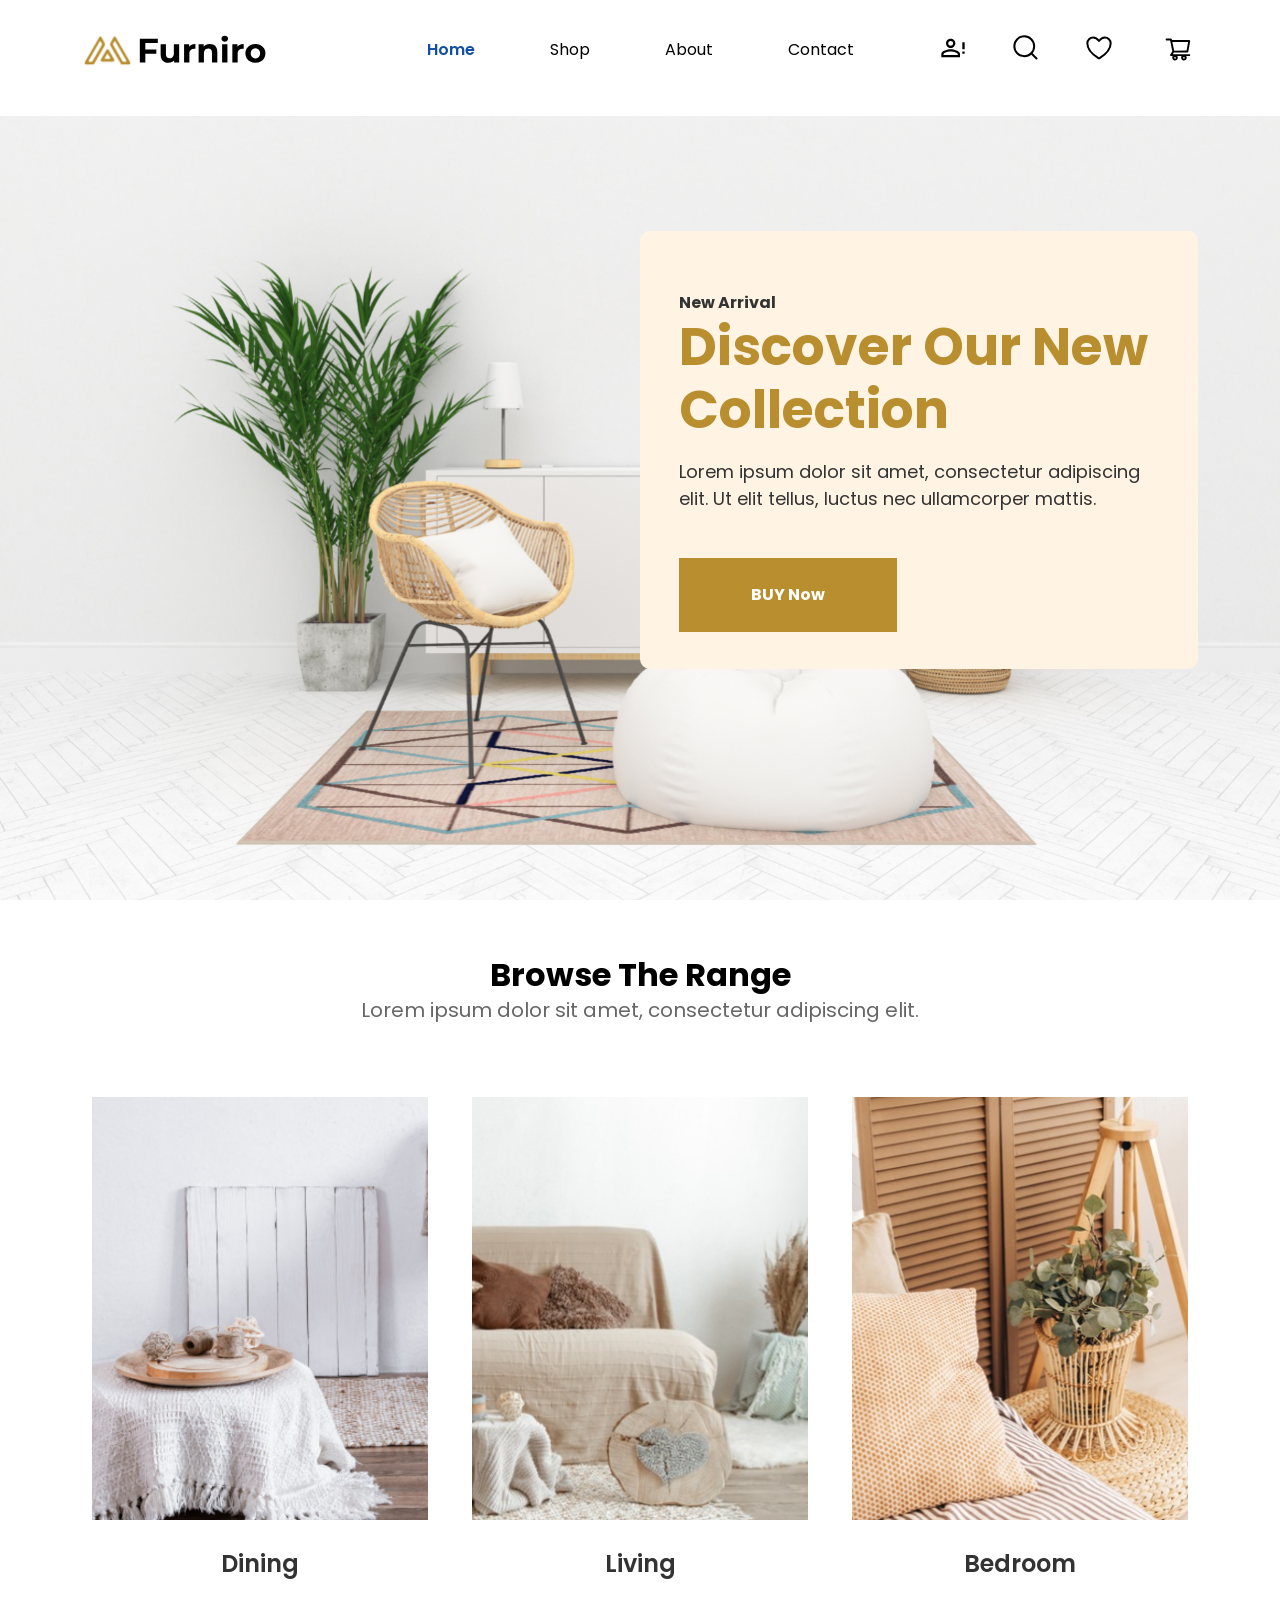
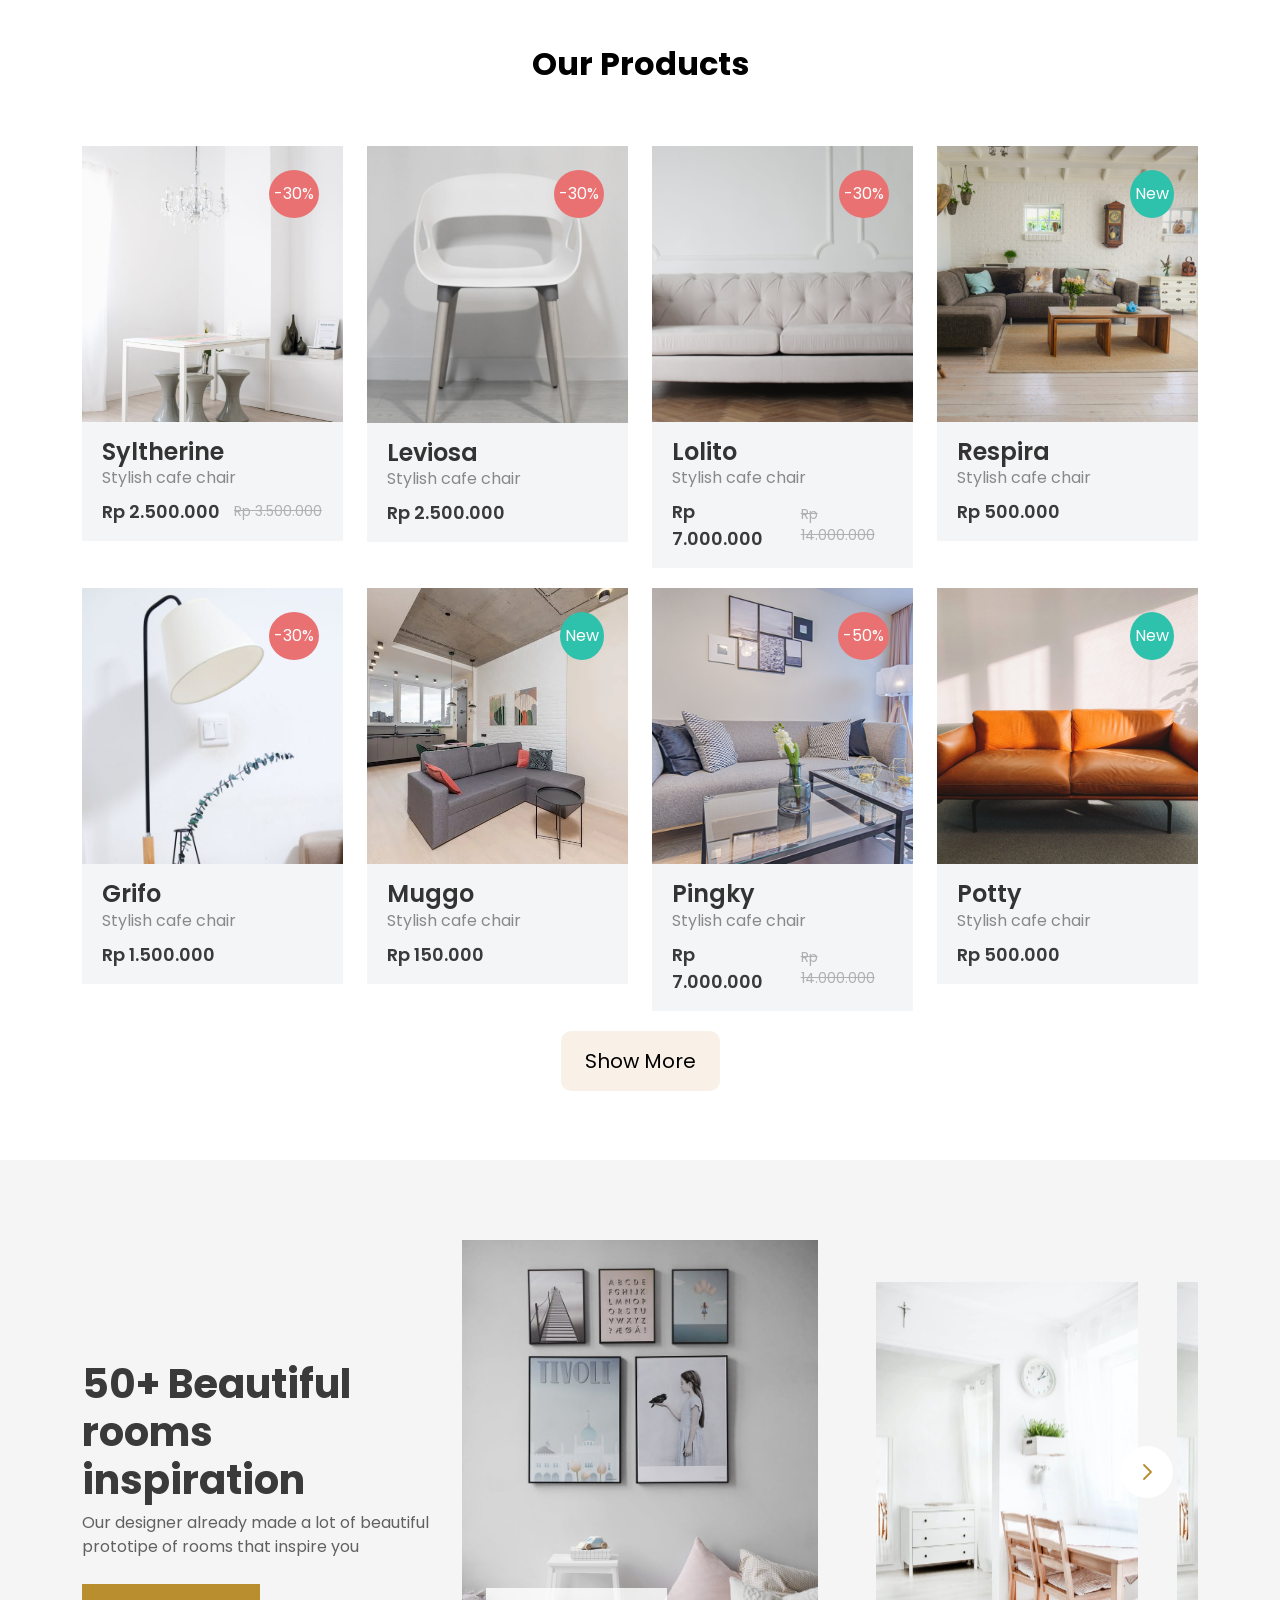
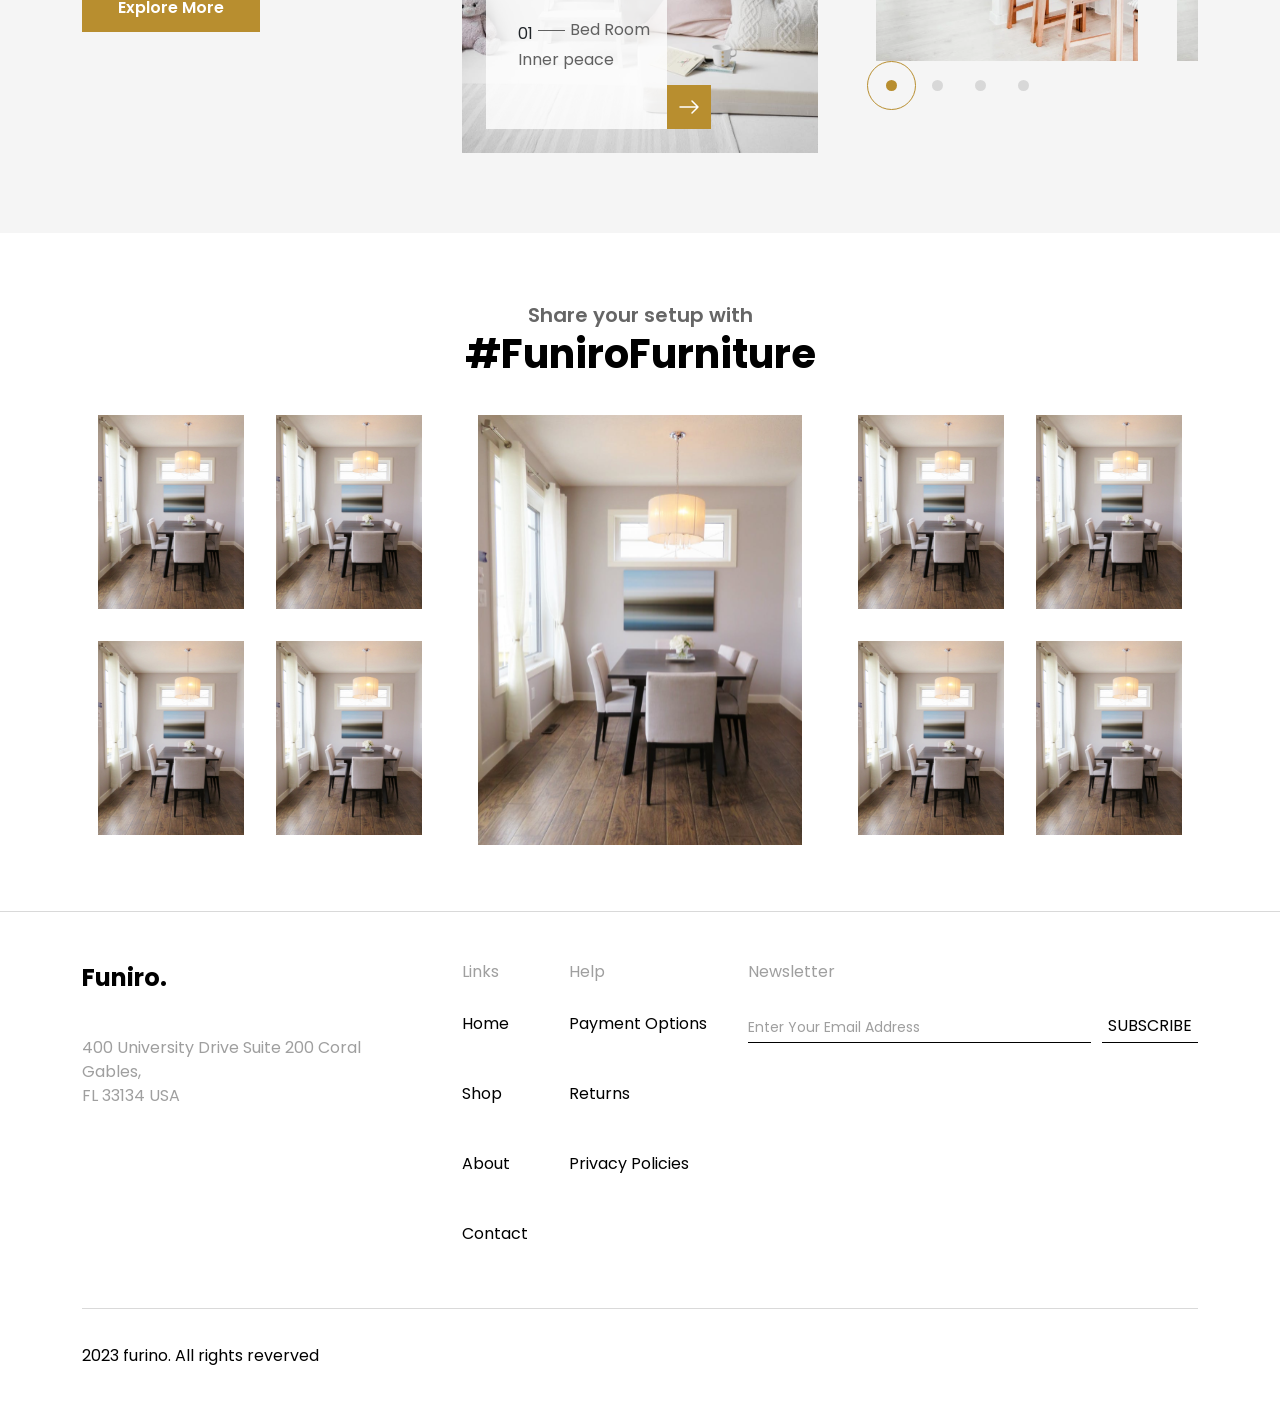
<file: index.html>
<html lang="en"><head>
    <meta charset="UTF-8">
    <meta name="viewport" content="width=device-width, initial-scale=1.0">
    <title>Furniro-Home</title>
    <link rel="stylesheet" href="css/owl.carousel.min.css">
    <link rel="stylesheet" href="css/owl.theme.default.min.css">
    <link rel="stylesheet" href="css/all.min.css">
    <link rel="stylesheet" href="https://cdnjs.cloudflare.com/ajax/libs/font-awesome/6.0.0-beta3/css/all.min.css">
    <link href="https://unpkg.com/aos@2.3.1/dist/aos.css" rel="stylesheet">
    <link rel="stylesheet" href="css/bootstrap.min.css">
    <link rel="icon" href="media/head1.svg">
    <link rel="stylesheet" href="css/style.css">

</head>
<body>
  <header>
    <nav>
      <div class="container">
        <div class="main-header d-none d-lg-flex">
         <div class="left-header">
           <a href="#" class="logo">
           <img src="media/head1.svg" alt="">
           </a>
         </div>
         <div class="mid-header">
        <ul class="d-none d-lg-flex">
          <li><a href="#" class="active">Home</a></li>
          <li><a href="shop.html">Shop</a></li>
          <li><a href="about.html">About</a></li>
          <li><a href="contact.html">Contact</a></li>
        </ul>
         </div>
         <div class="right-header">
        <a><img src="media/head2.svg" alt=""></a>
        <a><img src="media/head3.svg" alt=""></a>
        <a><img src="media/head4.svg" alt=""></a>
        <button class="open-shop"><img src="media/head5.svg" alt=""></button>
         </div>
      </div>
      
      <div class="d-block d-lg-none align-items-center">
        <div class="container-fluid">
          <div class="mobile-header d-flex">
        <div class="left-header">
           <a href="#" class="logo">
           <img src="media/head1.svg" alt="">
           </a>
         </div>
        <button class="menu bg-transparent"><i class="fa-solid fa-bars"></i></button>
        </div>
        <div class="sidemenu">
         <button class="close"><i class="fa-solid fa-xmark"></i></button>
         <ul>
          <li><a href="#" class="active">Home</a></li>
          <li><a href="shop.html">Shop</a></li>
          <li><a href="about.html">About</a></li>
          <li><a href="contact.html">Contact</a></li>
          </ul>
          <div class="sign">
            <a><img src="media/head2.svg" alt=""></a>
            <a><img src="media/head3.svg" alt=""></a>
            <a><img src="media/head4.svg" alt=""></a>
            <button class="open-shop-mobile"><img src="media/head5.svg" alt=""></button>
         </div>
          
        </div>
        </div>
      </div>
      </div>
     </nav>
        <div class="shopping-cart">
          <div class="top-shop">
            <div class="head-shop">
            <h3>Shopping Cart</h3>
            <button class="close-shop"><img src="media/Group.svg" alt=""></button>
          </div>
          <div class="cards">
            <div class="card">
              <div class="img-card"><img src="media/Group 146 (1).svg" alt=""></div>
              <div class="card-body">
                <h5>Asgaard sofa</h5>
                <p><span>1</span> Rs. 250,000.00</p>
              </div>
            </div>
            <div class="card">
              <div class="img-card"><img src="media/Group 146 (1).svg" alt=""></div>
              <div class="card-body">
                <h5>Asgaard sofa</h5>
                <p><span>1</span> Rs. 250,000.00</p>
              </div>
            </div>
          </div>
          </div>
          <div class="bottom-shop">
            <div class="price">
              <h6>Subtotal</h6>
            <p>Rs. 520,000.00</p>
            </div>
            <div class="links">
              <a href="#">Cart</a>
              <a href="#">Checkout</a>
              <a href="#">Comparison</a>
            </div>
          </div>
        <div class="overlay"></div>
      </div>
      
  </header>
  <main>
    <section id="hero">
      <div class="img-hero"><img src="media/scandinavian-interior-mockup-wall-decal-background 1 (1).svg" alt=""></div>
      <div class="container">
        <div class="col-10 col-md-6">
          <div class="content-hero">
        <h6>New Arrival</h6>
        <h1>Discover Our New Collection</h1>
        <p>Lorem ipsum dolor sit amet, consectetur adipiscing elit. Ut elit tellus, luctus nec ullamcorper mattis.</p>
        <a href="#">BUY Now</a>
       </div>
        </div>
      </div>
    </section>
    <section id="browse">
      <div class="container">
        <div class="title">
        <h2>Browse The Range</h2>
        <p>Lorem ipsum dolor sit amet, consectetur adipiscing elit.</p>
        </div>
        <div class="row">
          <div class="col-12 col-md-6 col-lg-4 mb-2 mb-lg-0">
            <div class="card">
              <div class="top-card"><img src="media/image 106.svg" alt=""></div>
            <div class="body-card">
              <h3>Dining</h3>
            </div>
            </div>
          </div>
          <div class="col-12 col-md-6 col-lg-4 mb-2 mb-lg-0">
            <div class="card">
              <div class="top-card"><img src="media/image 100.svg" alt=""></div>
            <div class="body-card">
              <h3>Living</h3>
            </div>
            </div>
          </div>
          <div class="col-12 col-md-6 col-lg-4 mb-2 mb-lg-0">
            <div class="card">
              <div class="top-card"><img src="media/image 101.svg" alt=""></div>
            <div class="body-card">
              <h3>Bedroom</h3>
            </div>
            </div>
          </div>

        </div>
      </div>
    </section>
    <section id="products">
      <div class="container">
        <div class="title">
        <h2>Our Products</h2>
        </div>
        <div class="row">
          <div class="col-6 col-md-6 col-lg-3">
            <div class="card">
              <div class="parent">
                <div class="top-card"><img src="media/image 1.svg" alt=""></div>
            <div class="body-card">
            <div class="title-card">
              <h3>Syltherine</h3>
              <p>Stylish cafe chair</p>
            </div>
              <div class="price">
                <p>Rp 2.500.000</p>
                <small>Rp 3.500.000</small>
              </div>
            </div>
            <p class="percent">-30%</p>
            <div class="trans">
              <a href="#" class="add">Add to cart</a>
              <div class="interaction">
                <div class="share"><a href="#">Share</a></div>
                <div class="compare"><a href="#">Compare</a></div>
                <div class="like"><a href="#">Like</a></div>
              </div>
            </div>
              </div>
            </div>
          </div>
          <div class="col-6 col-md-6 col-lg-3">
            <div class="card">
              <div class="parent">
                <div class="top-card"><img src="media/image 2.svg" alt=""></div>
            <div class="body-card">
            <div class="title-card">
              <h3>Leviosa</h3>
              <p>Stylish cafe chair</p>
            </div>
              <div class="price">
                <p>Rp 2.500.000</p>
              </div>
            </div>
            <p class="percent">-30%</p>
            <div class="trans">
              <a href="#" class="add">Add to cart</a>
              <div class="interaction">
                <div class="share"><a href="#">Share</a></div>
                <div class="compare"><a href="#">Compare</a></div>
                <div class="like"><a href="#">Like</a></div>
              </div>
            </div>
              </div>
            </div>
          </div>
          <div class="col-6 col-md-6 col-lg-3">
            <div class="card">
              <div class="parent">
                <div class="top-card"><img src="media/image 3.svg" alt=""></div>
            <div class="body-card">
            <div class="title-card">
              <h3>Lolito</h3>
              <p>Stylish cafe chair</p>
            </div>
              <div class="price">
                <p>Rp 7.000.000</p>
                <small>Rp 14.000.000</small>
              </div>
            </div>
            <p class="percent">-30%</p>
            <div class="trans">
              <a href="#" class="add">Add to cart</a>
              <div class="interaction">
                <div class="share"><a href="#">Share</a></div>
                <div class="compare"><a href="#">Compare</a></div>
                <div class="like"><a href="#">Like</a></div>
              </div>
            </div>
              </div>
            </div>
          </div>
          <div class="col-6 col-md-6 col-lg-3">
            <div class="card">
              <div class="parent">
                <div class="top-card"><img src="media/image 1 (1).svg" alt=""></div>
            <div class="body-card">
            <div class="title-card">
              <h3>Respira</h3>
              <p>Stylish cafe chair</p>
            </div>
              <div class="price">
                <p>Rp 500.000</p>
              </div>
            </div>
            <p class="new">New</p>
            <div class="trans">
              <a href="#" class="add">Add to cart</a>
              <div class="interaction">
                <div class="share"><a href="#">Share</a></div>
                <div class="compare"><a href="#">Compare</a></div>
                <div class="like"><a href="#">Like</a></div>
              </div>
            </div>
              </div>
            </div>
          </div>
          <div class="col-6 col-md-6 col-lg-3">
            <div class="card">
              <div class="parent">
                <div class="top-card"><img src="media/Image 5.svg" alt=""></div>
            <div class="body-card">
            <div class="title-card">
              <h3>Grifo</h3>
              <p>Stylish cafe chair</p>
            </div>
              <div class="price">
                <p>Rp 1.500.000</p>
              </div>
            </div>
            <p class="percent">-30%</p>
            <div class="trans">
              <a href="#" class="add">Add to cart</a>
              <div class="interaction">
                <div class="share"><a href="#">Share</a></div>
                <div class="compare"><a href="#">Compare</a></div>
                <div class="like"><a href="#">Like</a></div>
              </div>
            </div>
              </div>
            </div>
          </div>
          <div class="col-6 col-md-6 col-lg-3">
            <div class="card">
              <div class="parent">
                <div class="top-card"><img src="media/image 6.svg" alt=""></div>
            <div class="body-card">
            <div class="title-card">
              <h3>Muggo</h3>
              <p>Stylish cafe chair</p>
            </div>
              <div class="price">
                <p>Rp 150.000</p>
              </div>
            </div>
            <p class="new">New</p>
            <div class="trans">
              <a href="#" class="add">Add to cart</a>
              <div class="interaction">
                <div class="share"><a href="#">Share</a></div>
                <div class="compare"><a href="#">Compare</a></div>
                <div class="like"><a href="#">Like</a></div>
              </div>
            </div>
              </div>
            </div>
          </div>
          <div class="col-6 col-md-6 col-lg-3">
            <div class="card">
              <div class="parent">
                <div class="top-card"><img src="media/image 7.svg" alt=""></div>
            <div class="body-card">
            <div class="title-card">
              <h3>Pingky</h3>
              <p>Stylish cafe chair</p>
            </div>
              <div class="price">
                <p>Rp 7.000.000</p>
                <small>Rp 14.000.000</small>
              </div>
            </div>
            <p class="percent">-50%</p>
            <div class="trans">
              <a href="#" class="add">Add to cart</a>
              <div class="interaction">
                <div class="share"><a href="#">Share</a></div>
                <div class="compare"><a href="#">Compare</a></div>
                <div class="like"><a href="#">Like</a></div>
              </div>
            </div>
              </div>
            </div>
          </div>
          <div class="col-6 col-md-6 col-lg-3">
            <div class="card">
              <div class="parent">
                <div class="top-card"><img src="media/Images.svg" alt=""></div>
            <div class="body-card">
            <div class="title-card">
              <h3>Potty</h3>
              <p>Stylish cafe chair</p>
            </div>
              <div class="price">
                <p>Rp 500.000</p>
              </div>
            </div>
            <p class="new">New</p>
            <div class="trans">
              <a href="#" class="add">Add to cart</a>
              <div class="interaction">
                <div class="share"><a href="#">Share</a></div>
                <div class="compare"><a href="#">Compare</a></div>
                <div class="like"><a href="#">Like</a></div>
              </div>
            </div>
              </div>
            </div>
          </div>
        </div>
        <div class="footer-section">
          <a href="#">Show More</a>
        </div>
      </div>
    </section>
    <section id="rooms">
      <div>
      <div class="container">
      <div class="row">
        <div class="col-xs-12 col-10 col-md-10 col-lg-4 mb-3 mb-lg-0">
            <div class="content">
              <h2>50+ Beautiful rooms 
                inspiration</h2>
            <p>Our designer already made a lot of beautiful prototipe of rooms that inspire you</p>
            <a href="#">Explore More</a>
            </div>
            </div>
        <div class="col-xs-6 col-10 col-md-6 col-lg-4 mb-3 mb-lg-0">
          <div class="card">
            <div class="img-card"><img src="media/Image.svg" alt=""></div>
          <div class="content d-flex">
            <div class="sub-content">
            <div class="title">
              <span>01</span>
              <h4>Bed Room</h4>
            </div>
            <p>Inner peace</p>
            </div>
            <div class="arrow">
              <img src="media/Right 16px.svg" alt="">
            </div>
          </div>
          </div>
        </div>
        <div class="col-xs-6 col-12 col-md-6 col-lg-4">
          <div class="owl-carousel hero-slider">
            <div> <img src="media/Rectangle 25 (1).svg" alt=""></div>
            <div> <img src="media/Rectangle 25 (1).svg" alt=""></div>
            <div> <img src="media/Rectangle 25 (1).svg" alt=""></div>
            <div> <img src="media/Rectangle 25 (1).svg" alt=""></div>
      </div>
      <div class="custom-dots"></div>
        </div>
        </div>
      </div>
      </div>
    </section>
    <section id="Furniture">
      <div class="container">
        <div class="title">
          <p>Share your setup with</p>
          <h2>#FuniroFurniture</h2>
        </div>
        <div class="row">
          <div class="col-12 col-md-4">
            <div class="group group-left">
              <div><img src="media/Rectangle 40.svg" alt=""></div>
              <div><img src="media/Rectangle 40.svg" alt=""></div>   
            </div>
            <div class="group">
              <div><img src="media/Rectangle 40.svg" alt=""></div>
              <div><img src="media/Rectangle 40.svg" alt=""></div>   
            </div>
          </div>
          <div class="col-12 col-md-4">
            <div class="group center">
              <div><img src="media/Rectangle 40.svg" alt=""></div>
            </div>
          </div>
          <div class="col-12 col-md-4">
            <div class="group group-right">
              <div><img src="media/Rectangle 40.svg" alt=""></div>
              <div><img src="media/Rectangle 40.svg" alt=""></div>
            </div>
            <div class="group">
              <div><img src="media/Rectangle 40.svg" alt=""></div>
              <div><img src="media/Rectangle 40.svg" alt=""></div>
            </div>
          </div>
        </div>
      </div>
    </section>
  </main>
  <footer>
    <div class="container">
      <div class="row">
        <div class="col-12 col-md-4">
          <div class="left-footer">
            <a href="#">Funiro.</a>
            <ul>
              <li>400 University Drive Suite 200 Coral</li>
              <li>Gables,</li>
              <li>FL 33134 USA</li>
            </ul>
          </div>
        </div>
        <div class="col-10 col-md-8">
         <div class="right-footer">
           <ul>
              <li><a href="">Links</a></li>
              <li><a href="" class="location">Home</a></li>
              <li><a href="" class="phone">Shop</a></li>
              <li><a href="" class="email">About</a></li>
              <li><a href="" class="email">Contact</a></li>
          </ul>
          <ul>
              <li><a href="">Help</a></li>
              <li><a href="">Payment Options</a></li>
              <li><a href="">Returns</a></li>
              <li><a href="">Privacy Policies</a></li>
          </ul>
          <ul>
            <li><a href="">Newsletter</a></li>
            <li>
          <form action="">
            <input type="text" placeholder="Enter Your Email Address">
            <button type="submit">SUBSCRIBE</button>
          </form>
          </li>
          </ul>
         </div>
        </div>
      </div>
      <div class="bottom-page"><p>2023 furino. All rights reverved</p></div>
    </div>
  </footer>
 
  

     <script src="https://cdn.jsdelivr.net/npm/@popperjs/core@2.11.8/dist/umd/popper.min.js"></script>
     <script src="https://cdn.jsdelivr.net/npm/bootstrap@5.3.0-alpha3/dist/js/bootstrap.min.js"></script>
     <script src="js/jquery-3.7.1.js"></script>
     <script src="js/owl.carousel.min.js"></script>
     <script src="https://unpkg.com/aos@2.3.1/dist/aos.js"></script>
     <script src="js/script.js"></script>
 
</body></html>
</file>
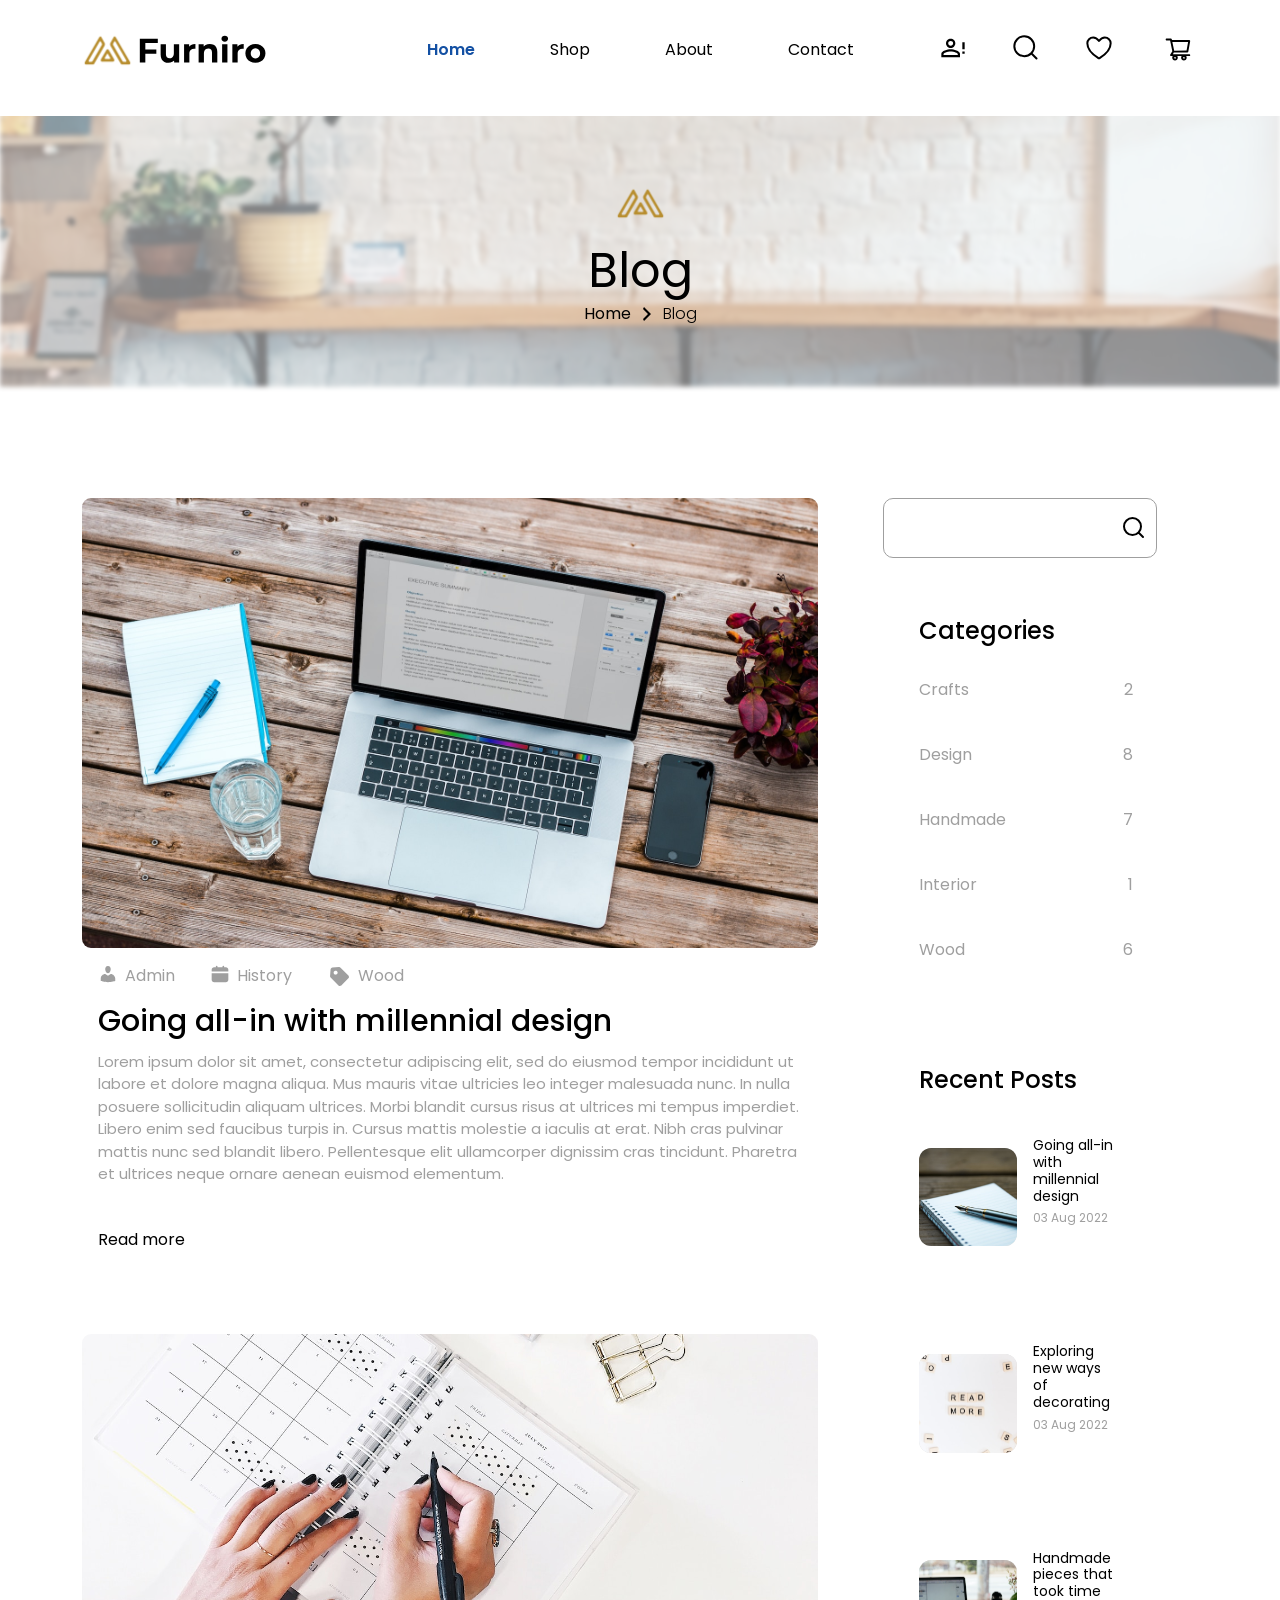
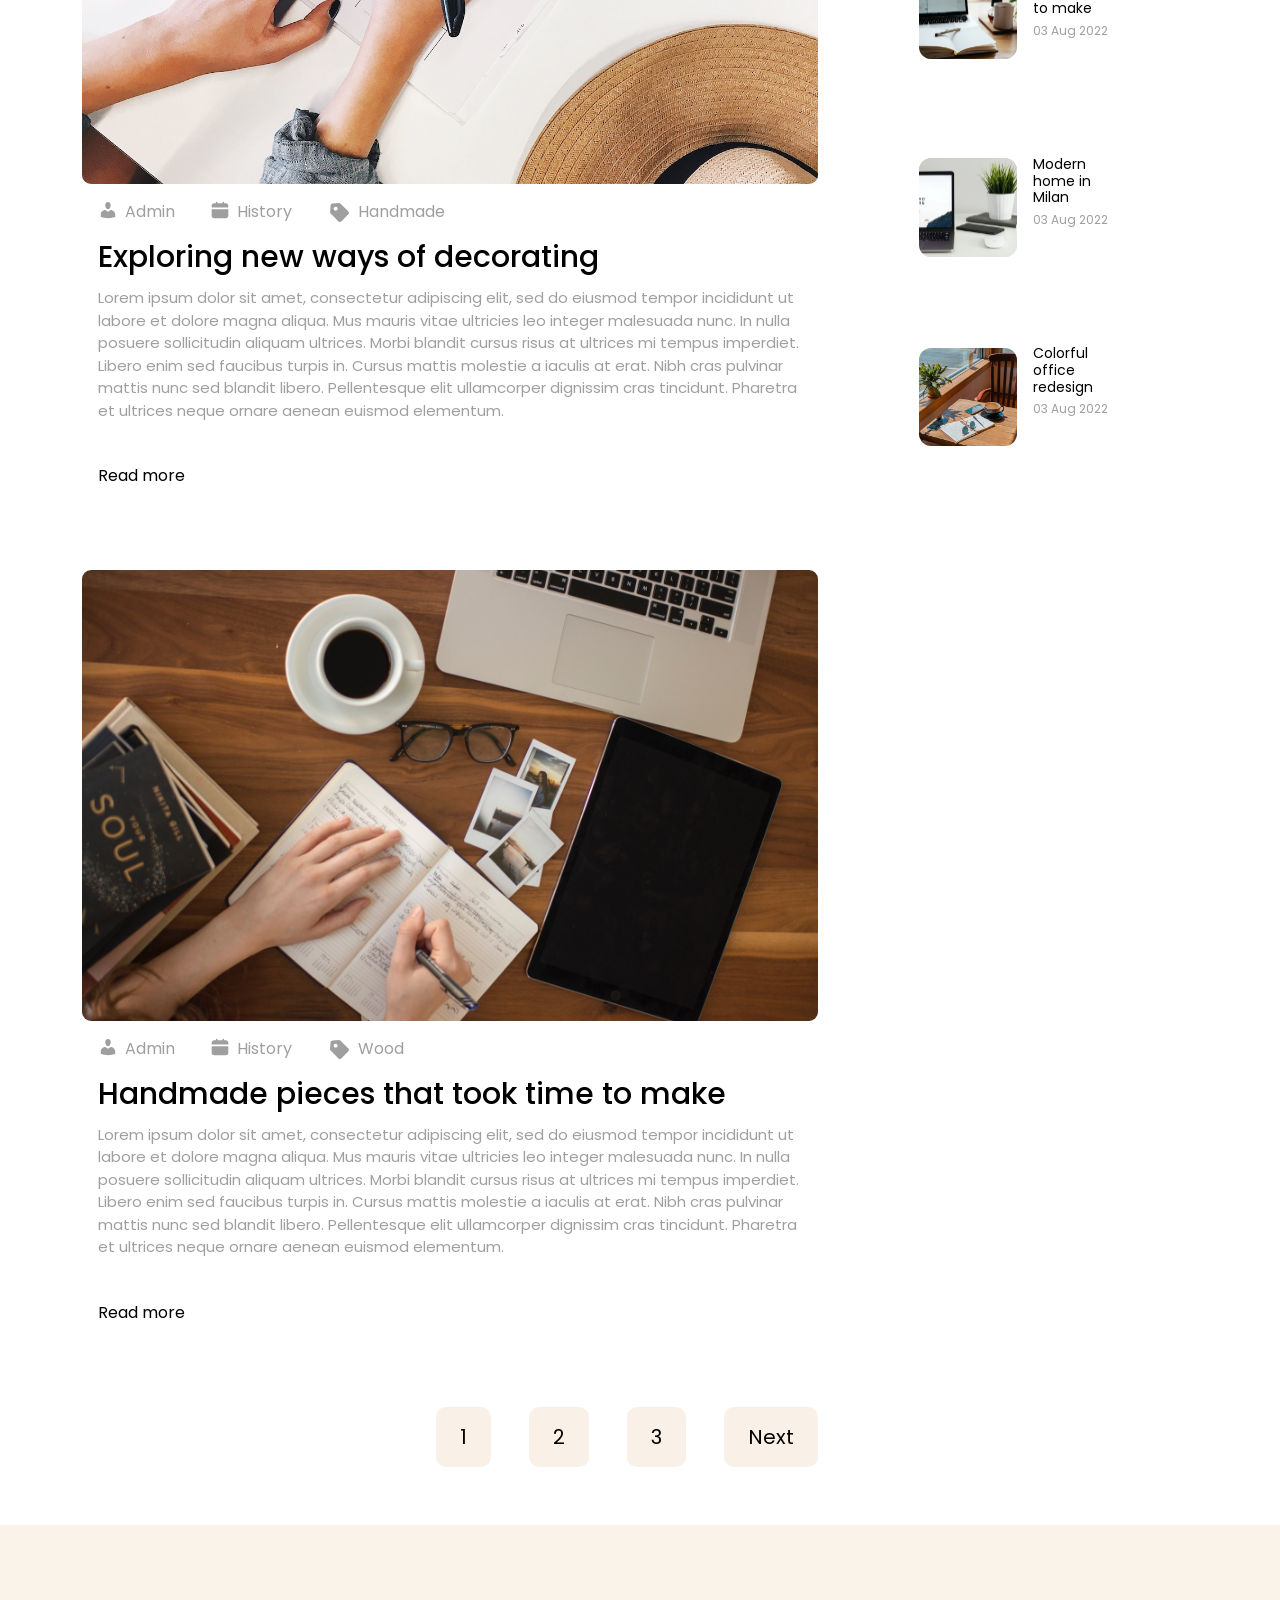
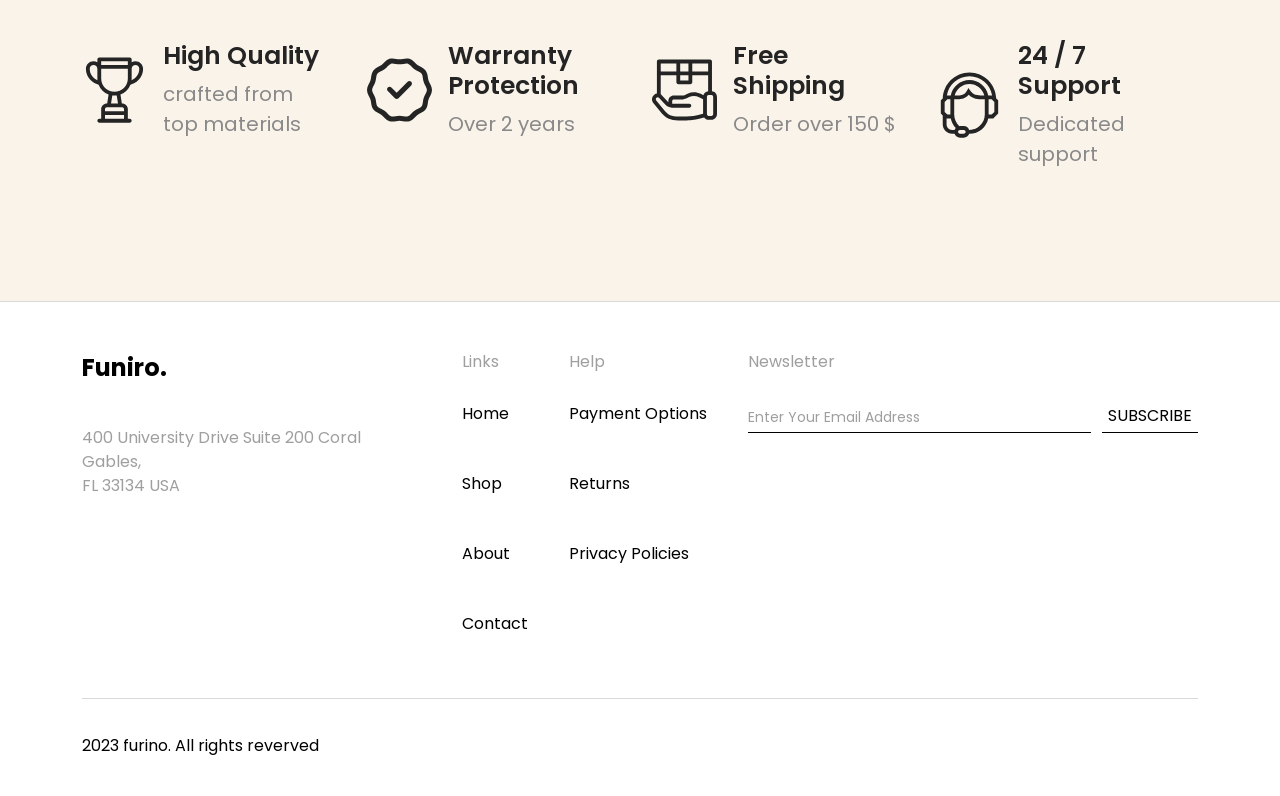
<file: blog.html>
<html lang="en"><head>
    <meta charset="UTF-8">
    <meta name="viewport" content="width=device-width, initial-scale=1.0">
    <title>Furniro-Blog</title>
    <link rel="stylesheet" href="css/owl.carousel.min.css">
    <link rel="stylesheet" href="css/owl.theme.default.min.css">
    <link rel="stylesheet" href="css/all.min.css">
    <link rel="stylesheet" href="https://cdnjs.cloudflare.com/ajax/libs/font-awesome/6.0.0-beta3/css/all.min.css">
    <link href="https://unpkg.com/aos@2.3.1/dist/aos.css" rel="stylesheet">
    <link rel="stylesheet" href="css/bootstrap.min.css">
    <link rel="icon" href="media/head1.svg">
    <link rel="stylesheet" href="css/style.css">

</head>
<body>
  <header>
    <nav>
      <div class="container">
        <div class="main-header d-none d-lg-flex">
         <div class="left-header">
           <a href="#" class="logo">
           <img src="media/head1.svg" alt="">
           </a>
         </div>
         <div class="mid-header">
        <ul class="d-none d-lg-flex">
          <li><a href="index.html" class="active">Home</a></li>
          <li><a href="shop.html">Shop</a></li>
          <li><a href="about.html">About</a></li>
          <li><a href="contact.html">Contact</a></li>
        </ul>
         </div>
         <div class="right-header">
        <a><img src="media/head2.svg" alt=""></a>
        <a><img src="media/head3.svg" alt=""></a>
        <a><img src="media/head4.svg" alt=""></a>
        <button class="open-shop"><img src="media/head5.svg" alt=""></button>
         </div>
      </div>
      
      <div class="d-block d-lg-none align-items-center">
        <div class="container-fluid">
          <div class="mobile-header d-flex">
        <div class="left-header">
           <a href="#" class="logo">
           <img src="media/head1.svg" alt="">
           </a>
         </div>
        <button class="menu bg-transparent"><i class="fa-solid fa-bars"></i></button>
        </div>
        <div class="sidemenu">
         <button class="close"><i class="fa-solid fa-xmark"></i></button>
         <ul>
          <li><a href="index.html" class="active">Home</a></li>
          <li><a href="shop.html">Shop</a></li>
          <li><a href="about.html">About</a></li>
          <li><a href="contact.html">Contact</a></li>
          </ul>
          <div class="sign">
            <a><img src="media/head2.svg" alt=""></a>
            <a><img src="media/head3.svg" alt=""></a>
            <a><img src="media/head4.svg" alt=""></a>
            <button class="open-shop-mobile"><img src="media/head5.svg" alt=""></button>
         </div>
          
        </div>
        </div>
      </div>
      </div>
     </nav>
     <div>
        <div class="shopping-cart">
          <div class="top-shop">
            <div class="head-shop">
            <h3>Shopping Cart</h3>
            <button class="close-shop"><img src="media/Group.svg" alt=""></button>
          </div>
          <div class="cards">
            <div class="card">
              <div class="img-card"><img src="media/Group 146 (1).svg" alt=""></div>
              <div class="card-body">
                <h5>Asgaard sofa</h5>
                <p><span>1</span> Rs. 250,000.00</p>
              </div>
            </div>
            <div class="card">
              <div class="img-card"><img src="media/Group 146 (1).svg" alt=""></div>
              <div class="card-body">
                <h5>Asgaard sofa</h5>
                <p><span>1</span> Rs. 250,000.00</p>
              </div>
            </div>
          </div>
          </div>
          <div class="bottom-shop">
            <div class="price">
              <h6>Subtotal</h6>
            <p>Rs. 520,000.00</p>
            </div>
            <div class="links">
              <a href="#">Cart</a>
              <a href="#">Checkout</a>
              <a href="#">Comparison</a>
            </div>
          </div>
        </div>
        <div class="overlay"></div>
      </div>
      
  </header>
  <main>
    <section id="hero-sub">
      <div class="img-hero"><img src="media/Group 78.svg" alt=""></div>
        <div class="content-hero">
        <div class="logos"><img src="media/Meubel House_Logos-05.svg" alt=""></div>
        <h2>Blog</h2>
        <div class="link">
        <a href="#">Home</a>
        <a href="#" class="a-right">Blog</a>
        </div>
        </div>
    </section>
    <section id="blog">
        <div class="container">
            <div class="row">
                <div class="col-12 col-lg-6 col-xl-8 mb-5 mb-lg-0">
                    <a href="">
                      <div class="card">
                      <div class="img-card"><img src="media/Rectangle 68.svg" class="card-img-top" alt="..."></div>
                      <div class="card-body">
                        <div class="wood-history">
                        <span class="admin">Admin</span>
                        <span class="history">History</span>
                        <span class="wood">Wood</span>
                      </div>
                        <h5 class="card-title">Going all-in with millennial design</h5>
                        <p class="card-text">Lorem ipsum dolor sit amet, consectetur adipiscing elit, sed do eiusmod tempor incididunt ut labore et dolore magna aliqua. Mus mauris vitae ultricies leo integer malesuada nunc. In nulla posuere sollicitudin aliquam ultrices. Morbi blandit cursus risus at ultrices mi tempus imperdiet. Libero enim sed faucibus turpis in. Cursus mattis molestie a iaculis at erat. Nibh cras pulvinar mattis nunc sed blandit libero. Pellentesque elit ullamcorper dignissim cras tincidunt. Pharetra et ultrices neque ornare aenean euismod elementum.</p>
                        <a href="#">Read more</a>
                      </div>
                    </div>
                    </a>

                    <a href="">
                      <div class="card">
                      <div class="img-card"><img src="media/Rectangle 68 (1).svg" class="card-img-top" alt="..."></div>
                      <div class="card-body">
                        <div class="wood-history">
                        <span class="admin">Admin</span>
                        <span class="history">History</span>
                        <span class="wood">Handmade</span>
                      </div>
                        <h5 class="card-title">Exploring new ways of decorating</h5>
                        <p class="card-text">Lorem ipsum dolor sit amet, consectetur adipiscing elit, sed do eiusmod tempor incididunt ut labore et dolore magna aliqua. Mus mauris vitae ultricies leo integer malesuada nunc. In nulla posuere sollicitudin aliquam ultrices. Morbi blandit cursus risus at ultrices mi tempus imperdiet. Libero enim sed faucibus turpis in. Cursus mattis molestie a iaculis at erat. Nibh cras pulvinar mattis nunc sed blandit libero. Pellentesque elit ullamcorper dignissim cras tincidunt. Pharetra et ultrices neque ornare aenean euismod elementum.</p>
                        <a href="#">Read more</a>
                      </div>
                    </div>
                    </a>

                    <a href="">
                      <div class="card">
                      <div class="img-card"><img src="media/Rectangle 68 (2).svg" class="card-img-top" alt="..."></div>
                      <div class="card-body">
                        <div class="wood-history">
                        <span class="admin">Admin</span>
                        <span class="history">History</span>
                        <span class="wood">Wood</span>
                      </div>
                        <h5 class="card-title">Handmade pieces that took time to make</h5>
                        <p class="card-text">Lorem ipsum dolor sit amet, consectetur adipiscing elit, sed do eiusmod tempor incididunt ut labore et dolore magna aliqua. Mus mauris vitae ultricies leo integer malesuada nunc. In nulla posuere sollicitudin aliquam ultrices. Morbi blandit cursus risus at ultrices mi tempus imperdiet. Libero enim sed faucibus turpis in. Cursus mattis molestie a iaculis at erat. Nibh cras pulvinar mattis nunc sed blandit libero. Pellentesque elit ullamcorper dignissim cras tincidunt. Pharetra et ultrices neque ornare aenean euismod elementum.</p>
                        <a href="#">Read more</a>
                      </div>
                    </div>
                    </a>
                    <div class="footer-section footer-section-blog">
                       <a href="#">1</a>
                       <a href="#">2</a>
                       <a href="#">3</a>
                       <a href="#">Next</a>
                    </div>
                </div>
                <div class="col-12 col-lg-6 col-xl-4">
                    <div class="right-row">
                    <form action="">
                            <div><input type="text" class="search"></div>
                    </form>
                    <div class="categories">
                        <h3>Categories</h3>
                        <a href="">
                            <p>Crafts</p>
                            <span>2</span>
                        </a>
                        <a href="">
                            <p>Design</p>
                            <span>8</span>
                        </a>
                        <a href="">
                            <p>Handmade</p>
                            <span>7</span>
                        </a>
                        <a href="">
                            <p>Interior</p>
                            <span>1</span>
                        </a>
                        <a href="">
                            <p>Wood</p>
                            <span>6</span>
                        </a>
                    </div>
                    <div class="posts">
                        <h3>Recent Posts</h3>
                        <div class="row">
                          <div class="col-12 col-md-6 col-lg-12">
                            <div class="card">
                            <div class="img-card"><img src="media/Rectangle 69.svg" alt=""></div>
                            <div class="card-body">
                                <h4>Going all-in with millennial design</h4>
                                <p>03 Aug 2022</p>
                            </div>
                           </div>
                         </div>
                         <div class="col-12 col-md-6 col-lg-12">
                        <a href="">
                          <div class="card">
                            <div class="img-card"><img src="media/Rectangle 69 (1).svg" alt=""></div>
                            <div class="card-body">
                                <h4>Exploring new ways of decorating</h4>
                                <p>03 Aug 2022</p>
                            </div>
                        </div>
                        </a>
                         </div>
                         <div class="col-12 col-md-6 col-lg-12">
                        <a href="">
                          <div class="card">
                            <div class="img-card"><img src="media/Rectangle 69 (2).svg" alt=""></div>
                            <div class="card-body">
                                <h4>Handmade pieces that took time to make</h4>
                                <p>03 Aug 2022</p>
                            </div>
                        </div>
                        </a>
                        </div>
                        <div class="col-12 col-md-6 col-lg-12">
                       <a href="">
                         <div class="card">
                            <div class="img-card"><img src="media/Rectangle 69 (3).svg" alt=""></div>
                            <div class="card-body">
                                <h4>Modern home in Milan</h4>
                                <p>03 Aug 2022</p>
                            </div>
                        </div>
                       </a>
                        </div>
                        <div class="col-12 col-md-6 col-lg-12">
                        <a href="">
                          <div class="card">
                            <div class="img-card"><img src="media/Rectangle 69 (4).svg" alt=""></div>
                            <div class="card-body">
                                <h4>Colorful office redesign</h4>
                                <p>03 Aug 2022</p>
                            </div>
                        </div>
                        </a>
                        </div>
                        </div>
                    </div>
                    </div>
                </div>
            </div>
        </div>
    </section>
    <section id="sec3-shop">
        <div class="container">
            <div class="row">
              <div class="col-6 col col-lg-3">
                <div class="card mb-3">
                  <div class="row g-0">
                    <div class="col-md-3">
                    <div class="img-card">
                      <img src="media/trophy 1.svg" alt="...">
                    </div>
                    </div>
                    <div class="col-md-9">
                      <div class="card-body">
                      <h5 class="card-title">High Quality</h5>
                      <p class="card-text">crafted from top materials</p>
                      </div>
                    </div>
                  </div>
                </div>
              </div>
              <div class="col-6 col col-lg-3">
                <div class="card mb-3">
                  <div class="row g-0">
                    <div class="col-md-3">
                    <div class="img-card">
                      <img src="media/guarantee.svg" alt="...">
                    </div>
                    </div>
                    <div class="col-md-9">
                      <div class="card-body">
                      <h5 class="card-title">Warranty Protection</h5>
                      <p class="card-text">Over 2 years</p>
                      </div>
                    </div>
                  </div>
                </div>
              </div>
              <div class="col-6 col col-lg-3">
                <div class="card mb-3">
                  <div class="row g-0">
                    <div class="col-md-3">
                    <div class="img-card">
                      <img src="media/shipping.svg" alt="...">
                    </div>
                    </div>
                    <div class="col-md-9">
                      <div class="card-body">
                      <h5 class="card-title">Free Shipping</h5>
                      <p class="card-text">Order over 150 $</p>
                      </div>
                    </div>
                  </div>
                </div>
              </div>
              <div class="col-6 col col-lg-3">
                <div class="card mb-3">
                  <div class="row g-0">
                    <div class="col-md-3">
                    <div class="img-card">
                      <img src="media/customer-support.svg" alt="...">
                    </div>
                    </div>
                    <div class="col-md-9">
                      <div class="card-body">
                      <h5 class="card-title">24 / 7 Support</h5>
                      <p class="card-text">Dedicated support</p>
                      </div>
                    </div>
                  </div>
                </div>
              </div>
            </div>
        </div>
    </section>
  </main>
  <footer>
    <div class="container">
      <div class="row">
        <div class="col-12 col-md-4">
          <div class="left-footer">
            <a href="#">Funiro.</a>
            <ul>
              <li>400 University Drive Suite 200 Coral</li>
              <li>Gables,</li>
              <li>FL 33134 USA</li>
            </ul>
          </div>
        </div>
        <div class="col-10 col-md-8">
         <div class="right-footer">
           <ul>
              <li><a href="">Links</a></li>
              <li><a href="" class="location">Home</a></li>
              <li><a href="" class="phone">Shop</a></li>
              <li><a href="" class="email">About</a></li>
              <li><a href="" class="email">Contact</a></li>
          </ul>
          <ul>
              <li><a href="">Help</a></li>
              <li><a href="">Payment Options</a></li>
              <li><a href="">Returns</a></li>
              <li><a href="">Privacy Policies</a></li>
          </ul>
          <ul>
            <li><a href="">Newsletter</a></li>
            <li>
          <form action="">
            <input type="text" placeholder="Enter Your Email Address">
            <button type="submit">SUBSCRIBE</button>
          </form>
          </li>
          </ul>
         </div>
        </div>
      </div>
      <div class="bottom-page"><p>2023 furino. All rights reverved</p></div>
    </div>
  </footer>
 
     <script src="https://cdn.jsdelivr.net/npm/@popperjs/core@2.11.8/dist/umd/popper.min.js"></script>
     <script src="https://cdn.jsdelivr.net/npm/bootstrap@5.3.0-alpha3/dist/js/bootstrap.min.js"></script>
     <script src="js/jquery-3.7.1.js"></script>
     <script src="js/owl.carousel.min.js"></script>
     <script src="https://unpkg.com/aos@2.3.1/dist/aos.js"></script>
     <script src="js/script.js"></script>
 
</body></html>
</file>
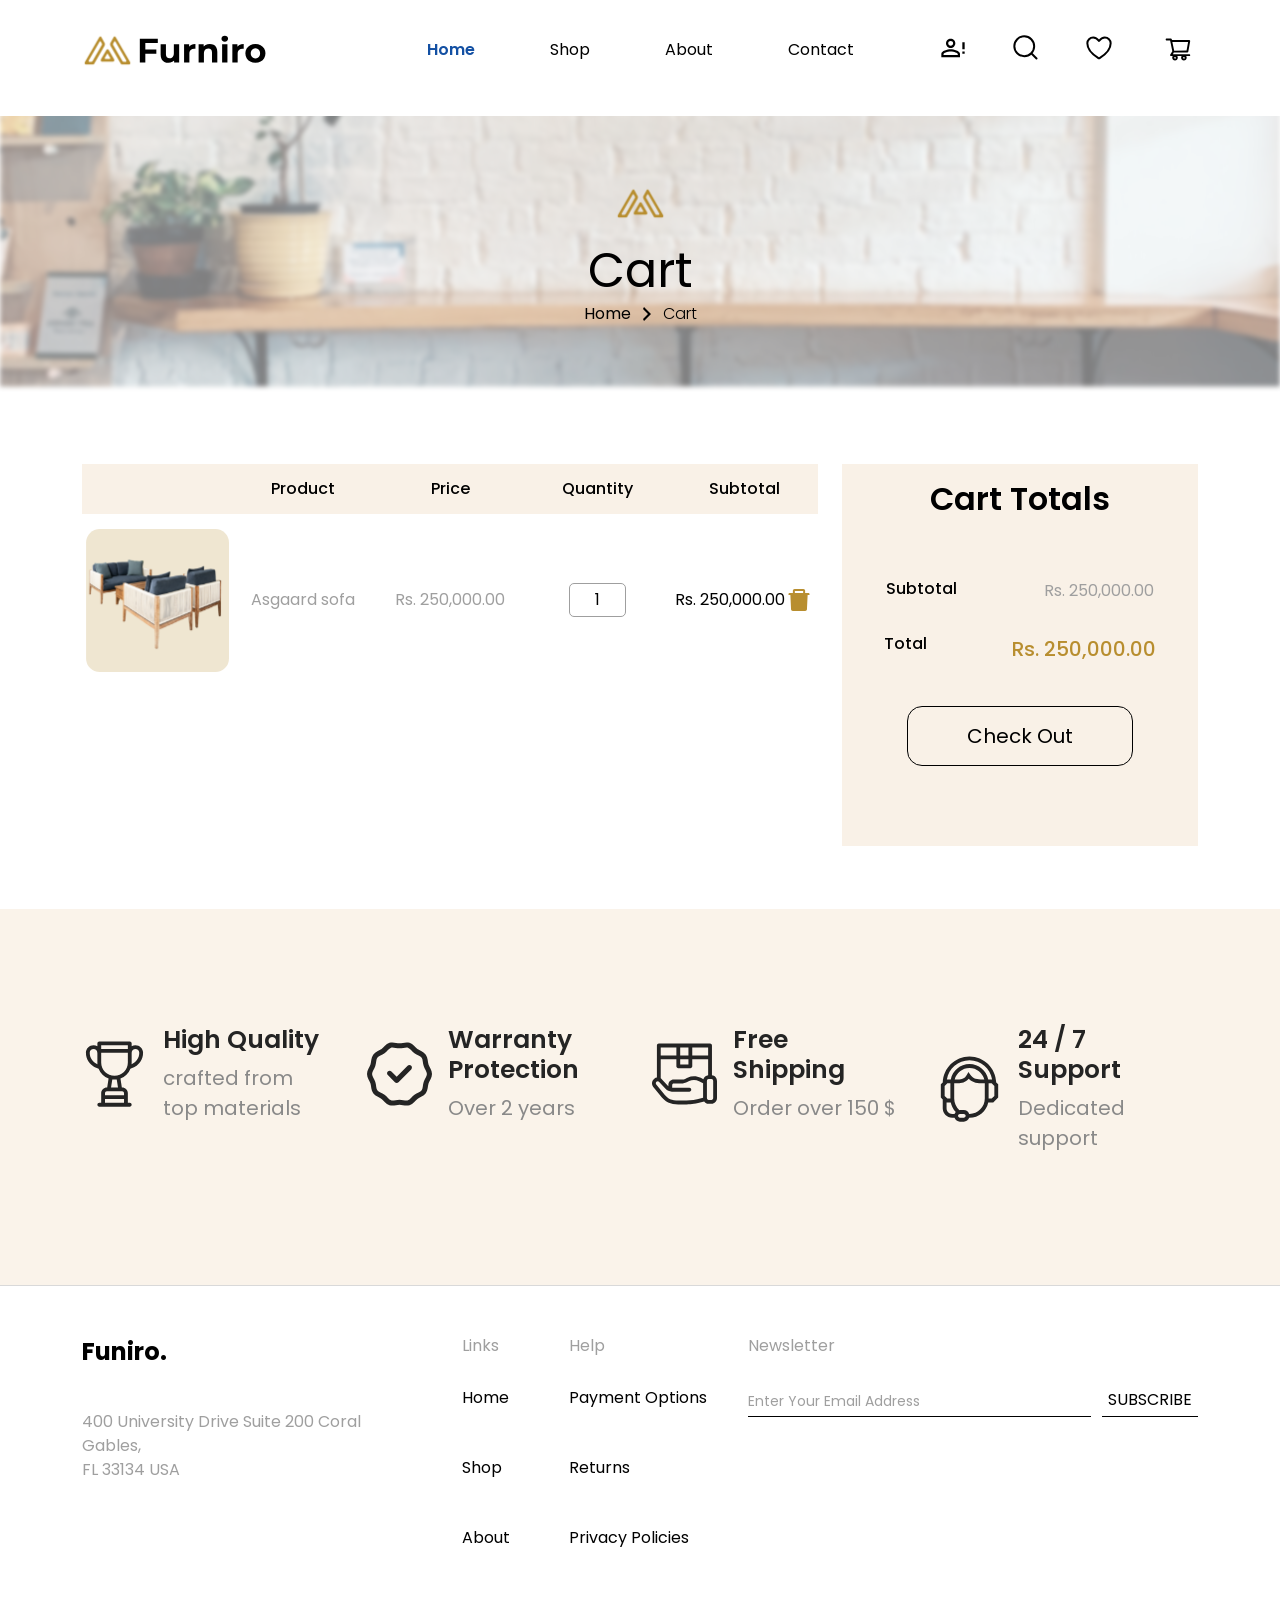
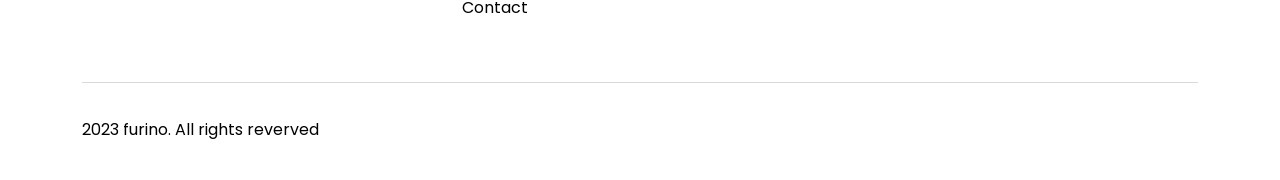
<file: cart.html>
<html lang="en"><head>
    <meta charset="UTF-8">
    <meta name="viewport" content="width=device-width, initial-scale=1.0">
    <title>Furniro-Cart</title>
    <link rel="stylesheet" href="css/owl.carousel.min.css">
    <link rel="stylesheet" href="css/owl.theme.default.min.css">
    <link rel="stylesheet" href="css/all.min.css">
    <link rel="stylesheet" href="https://cdnjs.cloudflare.com/ajax/libs/font-awesome/6.0.0-beta3/css/all.min.css">
    <link href="https://unpkg.com/aos@2.3.1/dist/aos.css" rel="stylesheet">
    <link rel="stylesheet" href="css/bootstrap.min.css">
    <link rel="icon" href="media/head1.svg">
    <link rel="stylesheet" href="css/style.css">

</head>
<body>
  <header>
    <nav>
      <div class="container">
        <div class="main-header d-none d-lg-flex">
         <div class="left-header">
           <a href="#" class="logo">
           <img src="media/head1.svg" alt="">
           </a>
         </div>
         <div class="mid-header">
        <ul class="d-none d-lg-flex">
          <li><a href="index.html" class="active">Home</a></li>
          <li><a href="shop.html">Shop</a></li>
          <li><a href="about.html">About</a></li>
          <li><a href="contact.html">Contact</a></li>
        </ul>
         </div>
         <div class="right-header">
        <a><img src="media/head2.svg" alt=""></a>
        <a><img src="media/head3.svg" alt=""></a>
        <a><img src="media/head4.svg" alt=""></a>
        <button class="open-shop"><img src="media/head5.svg" alt=""></button>
         </div>
      </div>
      
      <div class="d-block d-lg-none align-items-center">
        <div class="container-fluid">
          <div class="mobile-header d-flex">
        <div class="left-header">
           <a href="#" class="logo">
           <img src="media/head1.svg" alt="">
           </a>
         </div>
        <button class="menu bg-transparent"><i class="fa-solid fa-bars"></i></button>
        </div>
        <div class="sidemenu">
         <button class="close"><i class="fa-solid fa-xmark"></i></button>
         <ul>
          <li><a href="index.html" class="active">Home</a></li>
          <li><a href="shop.html">Shop</a></li>
          <li><a href="about.html">About</a></li>
          <li><a href="contact.html">Contact</a></li>
          </ul>
          <div class="sign">
            <a><img src="media/head2.svg" alt=""></a>
            <a><img src="media/head3.svg" alt=""></a>
            <a><img src="media/head4.svg" alt=""></a>
            <button class="open-shop-mobile"><img src="media/head5.svg" alt=""></button>
         </div>
          
        </div>
        </div>
      </div>
      </div>
     </nav>
     <div>
        <div class="shopping-cart">
          <div class="top-shop">
            <div class="head-shop">
            <h3>Shopping Cart</h3>
            <button class="close-shop"><img src="media/Group.svg" alt=""></button>
          </div>
          <div class="cards">
            <div class="card">
              <div class="img-card"><img src="media/Group 146 (1).svg" alt=""></div>
              <div class="card-body">
                <h5>Asgaard sofa</h5>
                <p><span>1</span> Rs. 250,000.00</p>
              </div>
            </div>
            <div class="card">
              <div class="img-card"><img src="media/Group 146 (1).svg" alt=""></div>
              <div class="card-body">
                <h5>Asgaard sofa</h5>
                <p><span>1</span> Rs. 250,000.00</p>
              </div>
            </div>
          </div>
          </div>
          <div class="bottom-shop">
            <div class="price">
              <h6>Subtotal</h6>
            <p>Rs. 520,000.00</p>
            </div>
            <div class="links">
              <a href="#">Cart</a>
              <a href="#">Checkout</a>
              <a href="#">Comparison</a>
            </div>
          </div>
        </div>
        <div class="overlay"></div>
      </div>
      
  </header>
  <main>
    <section id="hero-sub">
      <div class="img-hero"><img src="media/Group 78.svg" alt=""></div>
        <div class="content-hero">
        <div class="logos"><img src="media/Meubel House_Logos-05.svg" alt=""></div>
        <h2>Cart</h2>
        <div class="link">
        <a href="#">Home</a>
        <a href="#" class="a-right">Cart</a>
        </div>
        </div>
    </section>
    <section id="cart">
      <div class="container">
        <div class="row">
        <div class="col-12 col-md-12 col-lg-8">
          <div class="content">
            <div class="top-content">
              <div></div>
              <div>
                <h4>Product</h4>
              </div>
              <div>
                <h4>Price</h4>
              </div>
              <div>
                <h4>Quantity</h4>
              </div>
              <div>
                <h4>Subtotal</h4>
              </div>
            </div>
            <div class="bottom-content p-content">
              <div class="img-content">
                  <img src="media/Group 146.svg" alt="">
              </div>
                <div><p>Asgaard sofa</p></div>
                <div><p>Rs. 250,000.00</p></div>
                <div class="num"><input type="text" placeholder="1"></div>
                <div><p>Rs. 250,000.00</p> <a href=""></a></div>
            </div>
        </div>
        </div>
          <div class="col-12 col-md-12 col-lg-4">
            <div class="total-cart">
              <h2>Cart Totals</h2>
              <div class="sub-price">
                <h3>Subtotal</h3>
                <p>Rs. 250,000.00</p>
              </div>
              <div class="price">
                <h3>Total</h3>
                <p>Rs. 250,000.00</p>
              </div>
              <a href="#">Check Out</a>
            </div>
          </div>
        </div>
      </div>
    </section>

    <section id="sec3-shop">
        <div class="container">
            <div class="row">
              <div class="col-6 col col-lg-3">
                <div class="card mb-3">
                  <div class="row g-0">
                    <div class="col-md-3">
                    <div class="img-card">
                      <img src="media/trophy 1.svg" alt="...">
                    </div>
                    </div>
                    <div class="col-md-9">
                      <div class="card-body">
                      <h5 class="card-title">High Quality</h5>
                      <p class="card-text">crafted from top materials</p>
                      </div>
                    </div>
                  </div>
                </div>
              </div>
              <div class="col-6 col col-lg-3">
                <div class="card mb-3">
                  <div class="row g-0">
                    <div class="col-md-3">
                    <div class="img-card">
                      <img src="media/guarantee.svg" alt="...">
                    </div>
                    </div>
                    <div class="col-md-9">
                      <div class="card-body">
                      <h5 class="card-title">Warranty Protection</h5>
                      <p class="card-text">Over 2 years</p>
                      </div>
                    </div>
                  </div>
                </div>
              </div>
              <div class="col-6 col col-lg-3">
                <div class="card mb-3">
                  <div class="row g-0">
                    <div class="col-md-3">
                    <div class="img-card">
                      <img src="media/shipping.svg" alt="...">
                    </div>
                    </div>
                    <div class="col-md-9">
                      <div class="card-body">
                      <h5 class="card-title">Free Shipping</h5>
                      <p class="card-text">Order over 150 $</p>
                      </div>
                    </div>
                  </div>
                </div>
              </div>
              <div class="col-6 col col-lg-3">
                <div class="card mb-3">
                  <div class="row g-0">
                    <div class="col-md-3">
                    <div class="img-card">
                      <img src="media/customer-support.svg" alt="...">
                    </div>
                    </div>
                    <div class="col-md-9">
                      <div class="card-body">
                      <h5 class="card-title">24 / 7 Support</h5>
                      <p class="card-text">Dedicated support</p>
                      </div>
                    </div>
                  </div>
                </div>
              </div>
            </div>
        </div>
    </section>
  </main>
  <footer>
    <div class="container">
      <div class="row">
        <div class="col-12 col-md-4">
          <div class="left-footer">
            <a href="#">Funiro.</a>
            <ul>
              <li>400 University Drive Suite 200 Coral</li>
              <li>Gables,</li>
              <li>FL 33134 USA</li>
            </ul>
          </div>
        </div>
        <div class="col-10 col-md-8">
         <div class="right-footer">
           <ul>
              <li><a href="">Links</a></li>
              <li><a href="" class="location">Home</a></li>
              <li><a href="" class="phone">Shop</a></li>
              <li><a href="" class="email">About</a></li>
              <li><a href="" class="email">Contact</a></li>
          </ul>
          <ul>
              <li><a href="">Help</a></li>
              <li><a href="">Payment Options</a></li>
              <li><a href="">Returns</a></li>
              <li><a href="">Privacy Policies</a></li>
          </ul>
          <ul>
            <li><a href="">Newsletter</a></li>
            <li>
          <form action="">
            <input type="text" placeholder="Enter Your Email Address">
            <button type="submit">SUBSCRIBE</button>
          </form>
          </li>
          </ul>
         </div>
        </div>
      </div>
      <div class="bottom-page"><p>2023 furino. All rights reverved</p></div>
    </div>
  </footer>
 
  

     <script src="https://cdn.jsdelivr.net/npm/@popperjs/core@2.11.8/dist/umd/popper.min.js"></script>
     <script src="https://cdn.jsdelivr.net/npm/bootstrap@5.3.0-alpha3/dist/js/bootstrap.min.js"></script>
     <script src="js/jquery-3.7.1.js"></script>
     <script src="js/owl.carousel.min.js"></script>
     <script src="https://unpkg.com/aos@2.3.1/dist/aos.js"></script>
     <script src="js/script.js"></script>
 
</body></html>
</file>
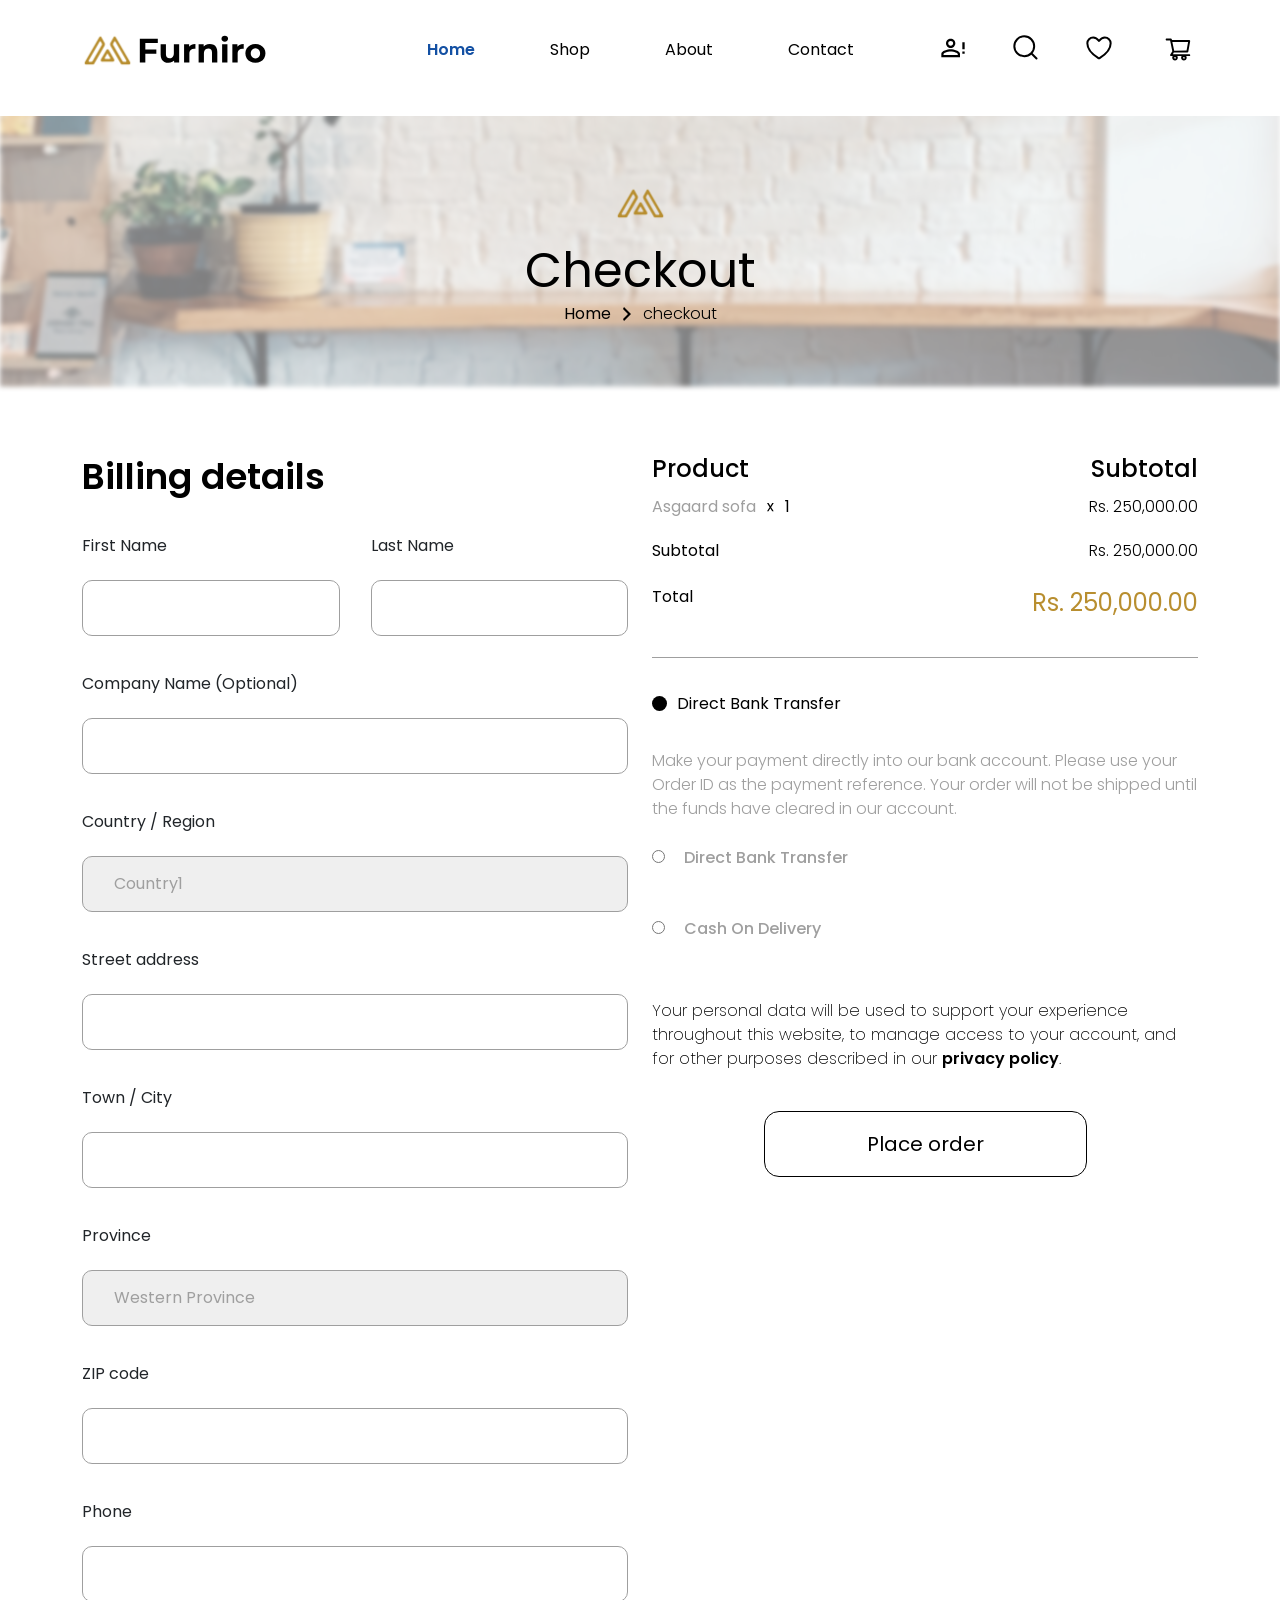
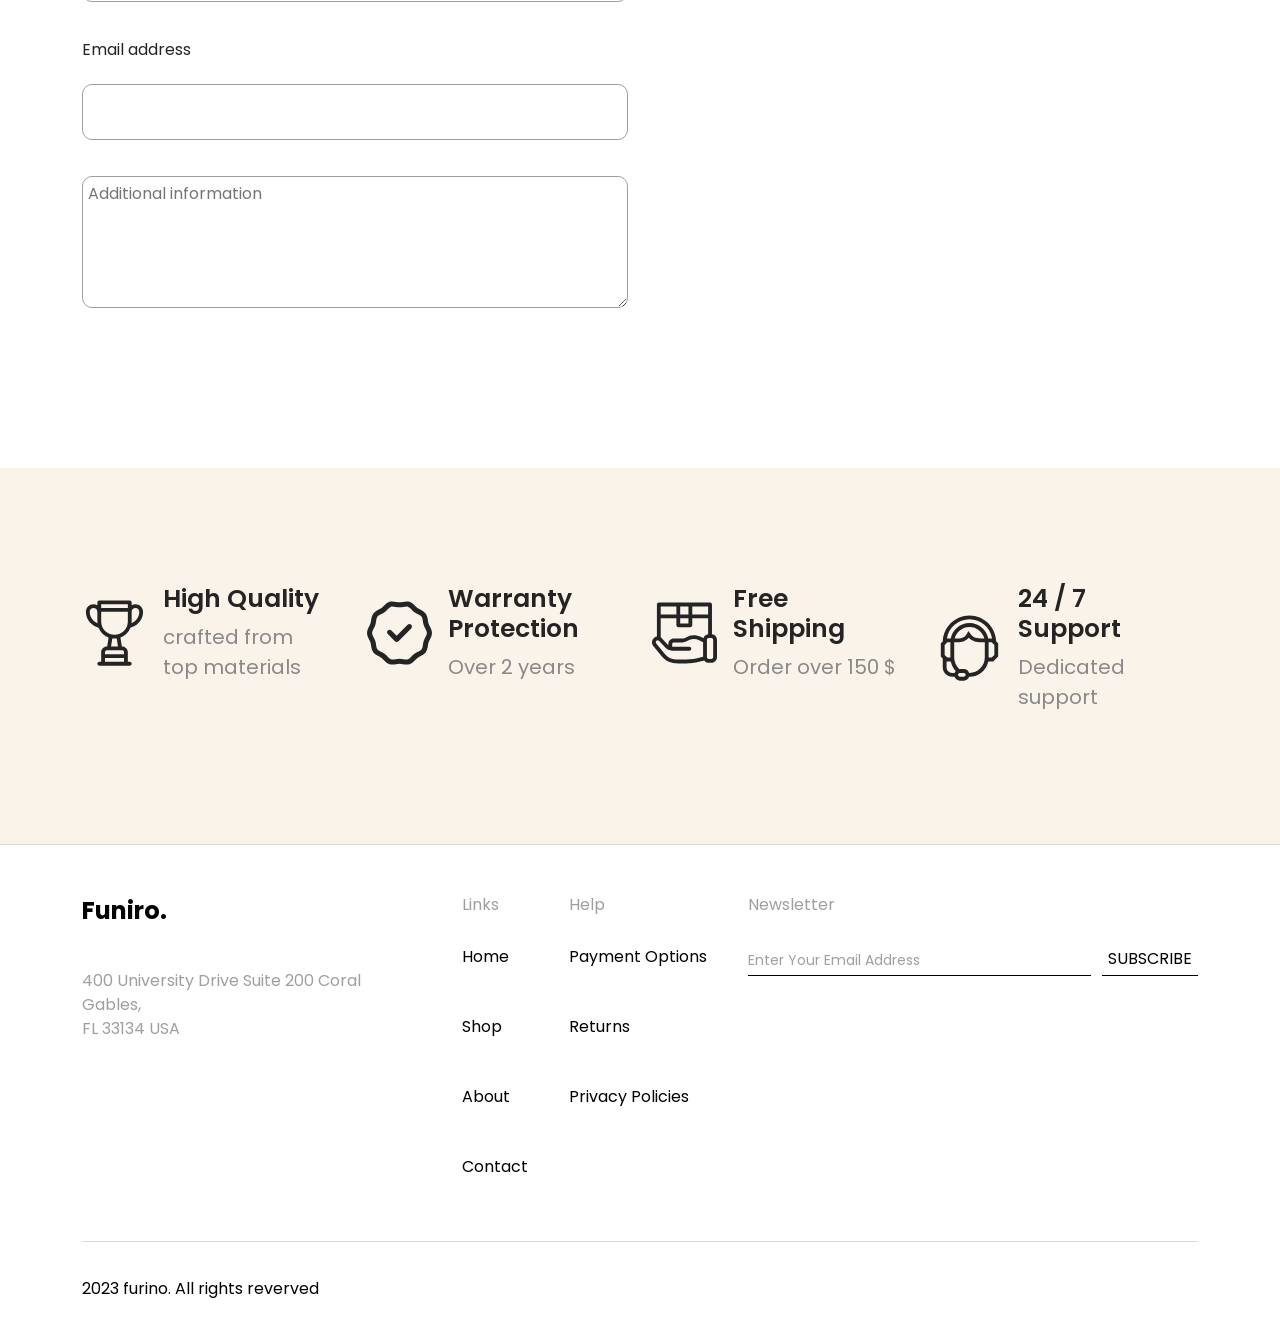
<file: checkout.html>
<html lang="en"><head>
    <meta charset="UTF-8">
    <meta name="viewport" content="width=device-width, initial-scale=1.0">
    <title>Furniro-Checkout</title>
    <link rel="stylesheet" href="css/owl.carousel.min.css">
    <link rel="stylesheet" href="css/owl.theme.default.min.css">
    <link rel="stylesheet" href="css/all.min.css">
    <link rel="stylesheet" href="https://cdnjs.cloudflare.com/ajax/libs/font-awesome/6.0.0-beta3/css/all.min.css">
    <link href="https://unpkg.com/aos@2.3.1/dist/aos.css" rel="stylesheet">
    <link rel="stylesheet" href="css/bootstrap.min.css">
    <link rel="icon" href="media/head1.svg">
    <link rel="stylesheet" href="css/style.css">

</head>
<body>
  <header>
    <nav>
      <div class="container">
        <div class="main-header d-none d-lg-flex">
         <div class="left-header">
           <a href="#" class="logo">
           <img src="media/head1.svg" alt="">
           </a>
         </div>
         <div class="mid-header">
        <ul class="d-none d-lg-flex">
          <li><a href="index.html" class="active">Home</a></li>
          <li><a href="shop.html">Shop</a></li>
          <li><a href="about.html">About</a></li>
          <li><a href="contact.html">Contact</a></li>
        </ul>
         </div>
         <div class="right-header">
        <a><img src="media/head2.svg" alt=""></a>
        <a><img src="media/head3.svg" alt=""></a>
        <a><img src="media/head4.svg" alt=""></a>
        <button class="open-shop"><img src="media/head5.svg" alt=""></button>
         </div>
      </div>
      
      <div class="d-block d-lg-none align-items-center">
        <div class="container-fluid">
          <div class="mobile-header d-flex">
        <div class="left-header">
           <a href="#" class="logo">
           <img src="media/head1.svg" alt="">
           </a>
         </div>
        <button class="menu bg-transparent"><i class="fa-solid fa-bars"></i></button>
        </div>
        <div class="sidemenu">
         <button class="close"><i class="fa-solid fa-xmark"></i></button>
         <ul>
          <li><a href="index.html">Home</a></li>
          <li><a href="shop.html">Shop</a></li>
          <li><a href="about.html">About</a></li>
          <li><a href="contact.html">Contact</a></li>
          <div class="sign">
            <a><img src="media/head2.svg" alt=""></a>
            <a><img src="media/head3.svg" alt=""></a>
            <a><img src="media/head4.svg" alt=""></a>
            <a><img src="media/head5.svg" alt=""></a>
         </div>
        </ul>  
        </div>
        </div>
      </div>
      </div>
     </nav>
     <div class="d-none d-lg-block">
        <div class="shopping-cart">
          <div class="top-shop">
            <div class="head-shop">
            <h3>Shopping Cart</h3>
            <button class="close-shop"><img src="media/Group.svg" alt=""></button>
          </div>
          <div class="cards">
            <div class="card">
              <div class="img-card"><img src="media/Group 146 (1).svg" alt=""></div>
              <div class="card-body">
                <h5>Asgaard sofa</h5>
                <p><span>1</span> Rs. 250,000.00</p>
              </div>
            </div>
            <div class="card">
              <div class="img-card"><img src="media/Group 146 (1).svg" alt=""></div>
              <div class="card-body">
                <h5>Asgaard sofa</h5>
                <p><span>1</span> Rs. 250,000.00</p>
              </div>
            </div>
          </div>
          </div>
          <div class="bottom-shop">
            <div class="price">
              <h6>Subtotal</h6>
            <p>Rs. 520,000.00</p>
            </div>
            <div class="links">
              <a href="#">Cart</a>
              <a href="#">Checkout</a>
              <a href="#">Comparison</a>
            </div>
          </div>
        </div>
      </div>
  </header>
  <main>
    <section id="hero-sub">
      <div class="img-hero"><img src="media/Group 78.svg" alt=""></div>
        <div class="content-hero">
        <div class="logos"><img src="media/Meubel House_Logos-05.svg" alt=""></div>
        <h2>Checkout</h2>
        <div class="link">
        <a href="#">Home</a>
        <a href="#" class="a-right">checkout</a>
        </div>
        </div>
    </section>
    <section id="checkout">
        <div class="container">
            <div class="row">
                <div class="col-12 col-md-6">
                    <form action="" class="left-sec">
                        <h2>Billing details</h2>
                        <div class="name">
                            <div>
                                <label for="fist-name">First Name</label>
                                <input type="text" id="fist-name" name="fist-name" class="required">
                            </div>
                            <div>
                                <label for="last-name">Last Name</label>
                                <input type="text" id="last-name" name="last-name">
                            </div>
                        </div>
                        <div>
                            <label for="company">Company Name (Optional)</label>
                            <input type="text" id="company" name="company" class="required">
                        </div>
                        <div>
                            <label for="country">Country / Region</label>
                            <select name="country" id="country" class="required">
                              <option value="Country1">Country1</option>
                              <option value="Country2">Country2</option>
                              <option value="Country2">Country3</option>
                            </select>
                        </div>
                        <div>
                            <label for="add">Street address</label>
                            <input type="text" id="add" name="add" class="required">
                        </div>
                        <div>
                            <label for="town">Town / City</label>
                            <input type="text" id="town" name="town" class="required">
                        </div>
                        <div>
                            <label for="province">Province</label>
                            <select name="province" id="province" class="required">
                                <option value="1" selected>Western Province</option>
                                <option value="2">province</option>
                                <option value="3">province</option>
                            </select>
                        </div>
                        <div>
                            <label for="code">ZIP code</label>
                            <input type="text" id="code" name="code" class="required">
                        </div>
                        <div>
                            <label for="phone">Phone</label>
                            <input type="number" id="phone" name="phone" class="required">
                        </div>
                        <div>
                            <label for="email">Email address</label>
                            <input type="email" id="email" name="email" class="required">
                        </div>
                        <div>
                            <textarea name="info" id="info" rows="5" placeholder="Additional information"></textarea>
                        </div>
                    </form>
                </div>
                <div class="col-12 col-md-6">
                    <div class="product">
                        <div class="left-product">
                            <h3>Product</h3>
                            <h4>Asgaard sofa<span>1</span></h4> 
                            <p>Subtotal</p>
                            <span>Total</span>
                        </div>
                        <div class="right-product">
                            <h3>Subtotal</h3>
                            <h4>Rs. 250,000.00</h4>
                            <p>Rs. 250,000.00</p>
                            <span>Rs. 250,000.00</span>
                        </div>
                    </div>
                    <div class="pay">
                      <div class="title">
                        <span></span>
                        <h3>Direct Bank Transfer</h3>
                      </div>
                      <p class="bank">Make your payment directly into our bank account. Please use your Order ID as the payment reference. Your order will not be shipped until the funds have cleared in our account.</p>
                      <form action="">
                        <div>
                          <input type="radio" id="bank" name="pay">
                          <label for="bank">Direct Bank Transfer</label>
                        </div>
                        <div>
                          <input type="radio" id="cash" name="pay">
                          <label for="cash">Cash On Delivery</label>
                        </div>
                      </form>
                      <div class="bottom-pay">
                        <p>Your personal data will be used to support your experience throughout this website, to manage access to your account, and for other purposes described in our <span>privacy policy</span>.</p>
                      </div>
                      <div class="link"><a href="#">Place order</a></div>
                    </div>
                </div>
            </div>
        </div>
    </section>

    <section id="sec3-shop">
        <div class="container">
            <div class="row">
              <div class="col-6 col col-lg-3">
                <div class="card mb-3">
                  <div class="row g-0">
                    <div class="col-md-3">
                    <div class="img-card">
                      <img src="media/trophy 1.svg" alt="...">
                    </div>
                    </div>
                    <div class="col-md-9">
                      <div class="card-body">
                      <h5 class="card-title">High Quality</h5>
                      <p class="card-text">crafted from top materials</p>
                      </div>
                    </div>
                  </div>
                </div>
              </div>
              <div class="col-6 col col-lg-3">
                <div class="card mb-3">
                  <div class="row g-0">
                    <div class="col-md-3">
                    <div class="img-card">
                      <img src="media/guarantee.svg" alt="...">
                    </div>
                    </div>
                    <div class="col-md-9">
                      <div class="card-body">
                      <h5 class="card-title">Warranty Protection</h5>
                      <p class="card-text">Over 2 years</p>
                      </div>
                    </div>
                  </div>
                </div>
              </div>
              <div class="col-6 col col-lg-3">
                <div class="card mb-3">
                  <div class="row g-0">
                    <div class="col-md-3">
                    <div class="img-card">
                      <img src="media/shipping.svg" alt="...">
                    </div>
                    </div>
                    <div class="col-md-9">
                      <div class="card-body">
                      <h5 class="card-title">Free Shipping</h5>
                      <p class="card-text">Order over 150 $</p>
                      </div>
                    </div>
                  </div>
                </div>
              </div>
              <div class="col-6 col col-lg-3">
                <div class="card mb-3">
                  <div class="row g-0">
                    <div class="col-md-3">
                    <div class="img-card">
                      <img src="media/customer-support.svg" alt="...">
                    </div>
                    </div>
                    <div class="col-md-9">
                      <div class="card-body">
                      <h5 class="card-title">24 / 7 Support</h5>
                      <p class="card-text">Dedicated support</p>
                      </div>
                    </div>
                  </div>
                </div>
              </div>
            </div>
        </div>
    </section>
  </main>
  <footer>
    <div class="container">
      <div class="row">
        <div class="col-12 col-md-4">
          <div class="left-footer">
            <a href="#">Funiro.</a>
            <ul>
              <li>400 University Drive Suite 200 Coral</li>
              <li>Gables,</li>
              <li>FL 33134 USA</li>
            </ul>
          </div>
        </div>
        <div class="col-10 col-md-8">
         <div class="right-footer">
           <ul>
              <li><a href="">Links</a></li>
              <li><a href="" class="location">Home</a></li>
              <li><a href="" class="phone">Shop</a></li>
              <li><a href="" class="email">About</a></li>
              <li><a href="" class="email">Contact</a></li>
          </ul>
          <ul>
              <li><a href="">Help</a></li>
              <li><a href="">Payment Options</a></li>
              <li><a href="">Returns</a></li>
              <li><a href="">Privacy Policies</a></li>
          </ul>
          <ul>
            <li><a href="">Newsletter</a></li>
            <li>
          <form action="">
            <input type="text" placeholder="Enter Your Email Address">
            <button type="submit">SUBSCRIBE</button>
          </form>
          </li>
          </ul>
         </div>
        </div>
      </div>
      <div class="bottom-page"><p>2023 furino. All rights reverved</p></div>
    </div>
  </footer>
 
     <script src="https://cdn.jsdelivr.net/npm/@popperjs/core@2.11.8/dist/umd/popper.min.js"></script>
     <script src="https://cdn.jsdelivr.net/npm/bootstrap@5.3.0-alpha3/dist/js/bootstrap.min.js"></script>
     <script src="js/jquery-3.7.1.js"></script>
     <script src="js/owl.carousel.min.js"></script>
     <script src="https://unpkg.com/aos@2.3.1/dist/aos.js"></script>
     <script src="js/script.js"></script>
 
</body></html>
</file>
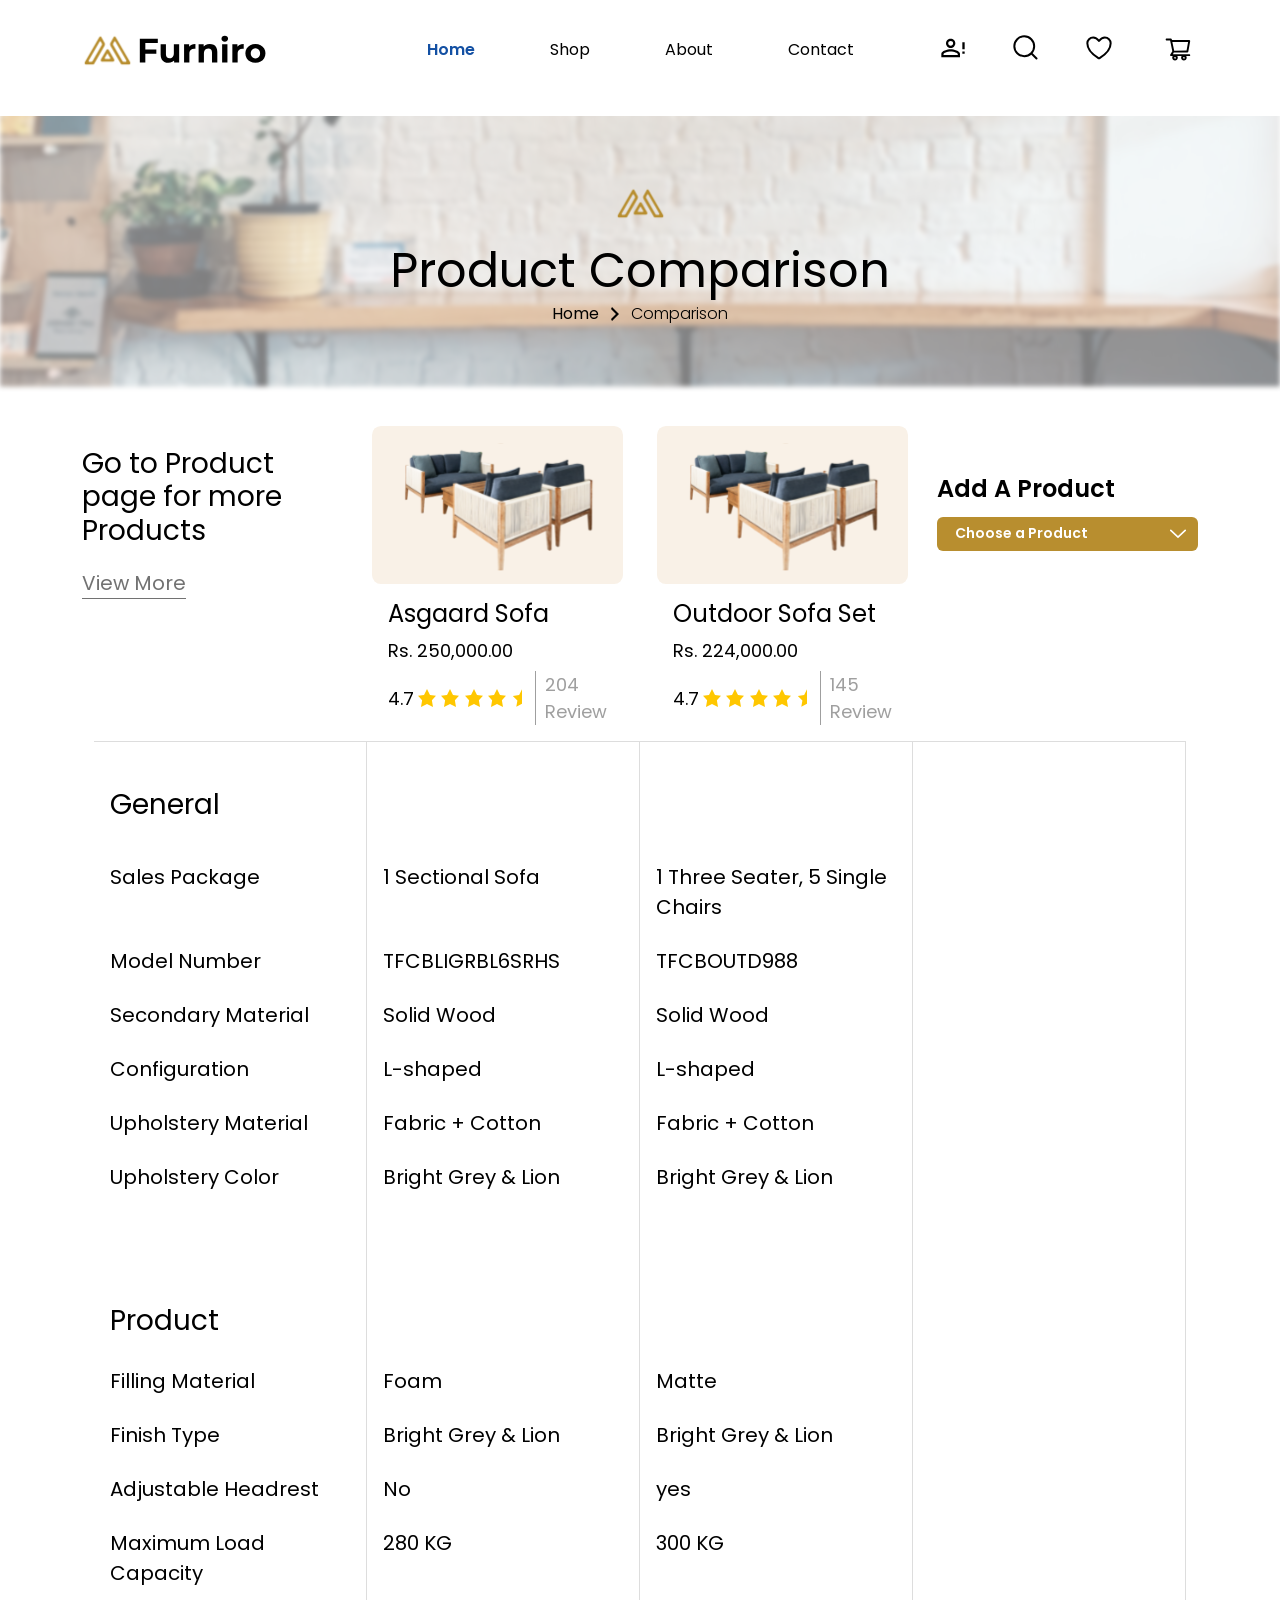
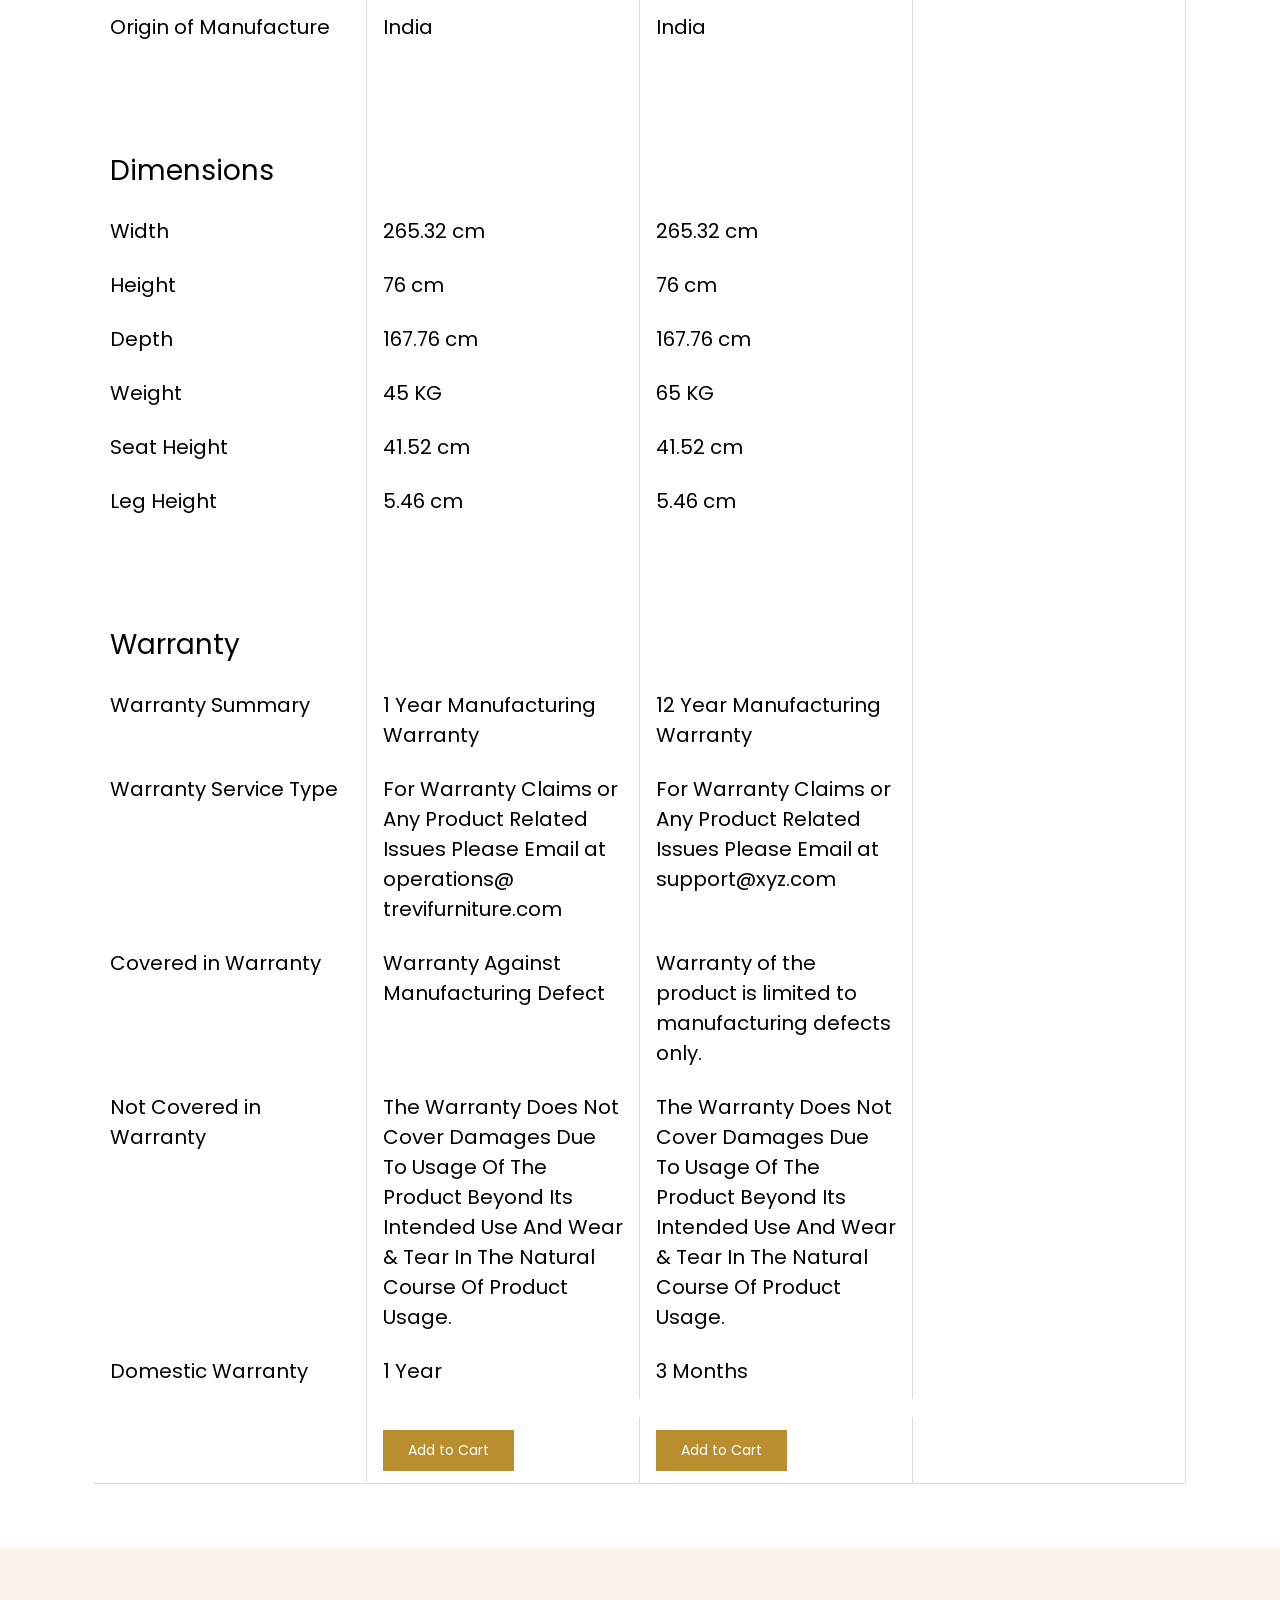
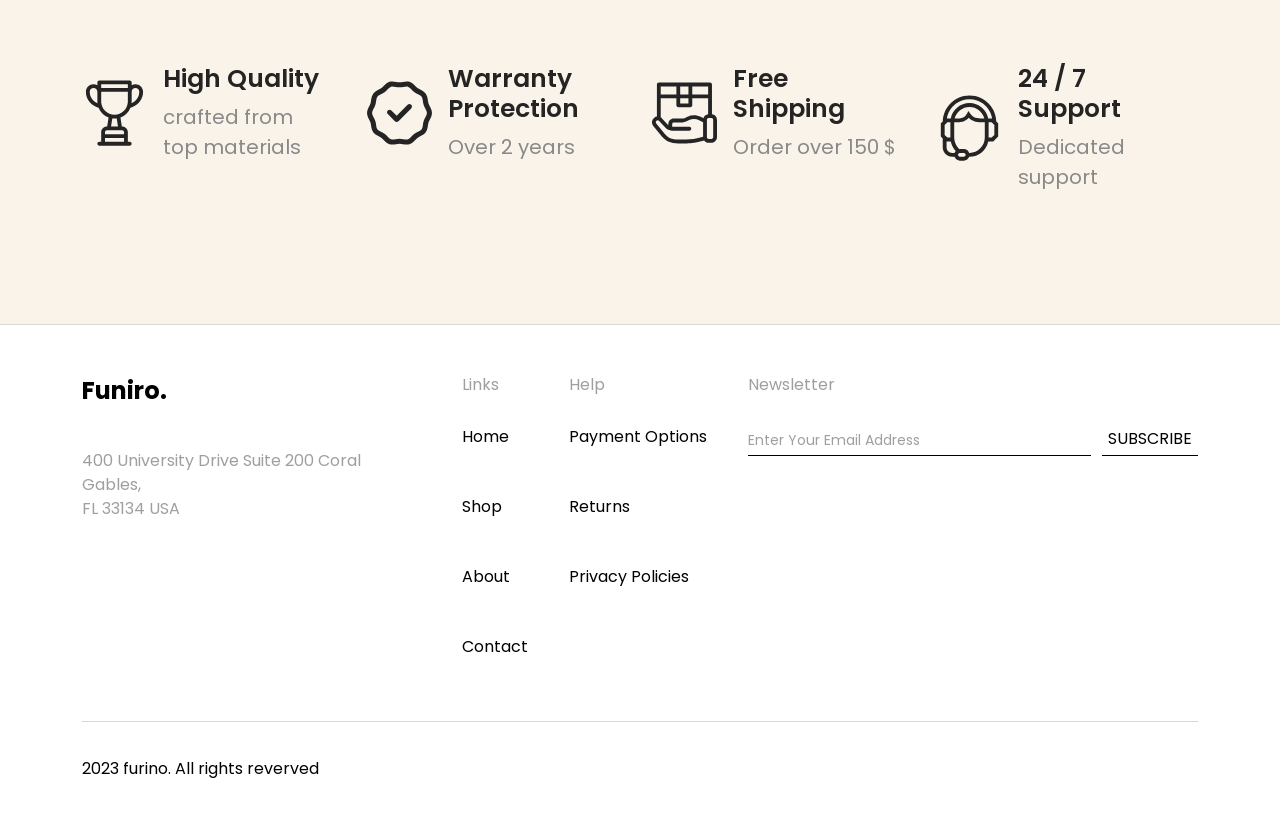
<file: comparison.html>
<html lang="en"><head>
    <meta charset="UTF-8">
    <meta name="viewport" content="width=device-width, initial-scale=1.0">
    <title>Furniro-Comparison</title>
    <link rel="stylesheet" href="css/owl.carousel.min.css">
    <link rel="stylesheet" href="css/owl.theme.default.min.css">
    <link rel="stylesheet" href="css/all.min.css">
    <link rel="stylesheet" href="https://cdnjs.cloudflare.com/ajax/libs/font-awesome/6.0.0-beta3/css/all.min.css">
    <link href="https://unpkg.com/aos@2.3.1/dist/aos.css" rel="stylesheet">
    <link rel="stylesheet" href="css/bootstrap.min.css">
    <link rel="icon" href="media/head1.svg">
    <link rel="stylesheet" href="css/style.css">

</head>
<body>
  <header>
    <nav>
      <div class="container">
        <div class="main-header d-none d-lg-flex">
         <div class="left-header">
           <a href="#" class="logo">
           <img src="media/head1.svg" alt="">
           </a>
         </div>
         <div class="mid-header">
        <ul class="d-none d-lg-flex">
          <li><a href="index.html" class="active">Home</a></li>
          <li><a href="shop.html">Shop</a></li>
          <li><a href="about.html">About</a></li>
          <li><a href="contact.html">Contact</a></li>
        </ul>
         </div>
         <div class="right-header">
        <a><img src="media/head2.svg" alt=""></a>
        <a><img src="media/head3.svg" alt=""></a>
        <a><img src="media/head4.svg" alt=""></a>
        <button class="open-shop"><img src="media/head5.svg" alt=""></button>
         </div>
      </div>
      
      <div class="d-block d-lg-none align-items-center">
        <div class="container-fluid">
          <div class="mobile-header d-flex">
        <div class="left-header">
           <a href="#" class="logo">
           <img src="media/head1.svg" alt="">
           </a>
         </div>
        <button class="menu bg-transparent"><i class="fa-solid fa-bars"></i></button>
        </div>
        <div class="sidemenu">
         <button class="close"><i class="fa-solid fa-xmark"></i></button>
         <ul>
          <li><a href="index.html" class="active">Home</a></li>
          <li><a href="shop.html">Shop</a></li>
          <li><a href="about.html">About</a></li>
          <li><a href="contact.html">Contact</a></li>
          </ul>
          <div class="sign">
            <a><img src="media/head2.svg" alt=""></a>
            <a><img src="media/head3.svg" alt=""></a>
            <a><img src="media/head4.svg" alt=""></a>
            <button class="open-shop-mobile"><img src="media/head5.svg" alt=""></button>
         </div>
          
        </div>
        </div>
      </div>
      </div>
     </nav>
     <div>
        <div class="shopping-cart">
          <div class="top-shop">
            <div class="head-shop">
            <h3>Shopping Cart</h3>
            <button class="close-shop"><img src="media/Group.svg" alt=""></button>
          </div>
          <div class="cards">
            <div class="card">
              <div class="img-card"><img src="media/Group 146 (1).svg" alt=""></div>
              <div class="card-body">
                <h5>Asgaard sofa</h5>
                <p><span>1</span> Rs. 250,000.00</p>
              </div>
            </div>
            <div class="card">
              <div class="img-card"><img src="media/Group 146 (1).svg" alt=""></div>
              <div class="card-body">
                <h5>Asgaard sofa</h5>
                <p><span>1</span> Rs. 250,000.00</p>
              </div>
            </div>
          </div>
          </div>
          <div class="bottom-shop">
            <div class="price">
              <h6>Subtotal</h6>
            <p>Rs. 520,000.00</p>
            </div>
            <div class="links">
              <a href="#">Cart</a>
              <a href="#">Checkout</a>
              <a href="#">Comparison</a>
            </div>
          </div>
        </div>
        <div class="overlay"></div>
      </div>
      
  </header>
  <main>
    <section id="hero-sub">
      <div class="img-hero"><img src="media/Group 78.svg" alt=""></div>
        <div class="content-hero">
        <div class="logos"><img src="media/Meubel House_Logos-05.svg" alt=""></div>
        <h2>Product Comparison</h2>
        <div class="link">
        <a href="#">Home</a>
        <a href="#" class="a-right">Comparison</a>
        </div>
        </div>
    </section>
    <section id="comparison">
        <div class="container">
            <div class="row">
                <div class="col-12 col-md-10 col-lg-3 mb-5 mb-lg-0">
                    <div class="content">
                      <h2>Go to Product page for more Products</h2>
                      <div class="view"><a href="#">View More</a></div>
                    </div>
                </div>
                <div class="col-sm-6 col-12 col-md-6 col-lg-3">
                  <div class="card">
                    <div class="img-card"><img src="media/Group 156.svg" class="card-img-top" alt="..."></div>
                    <div class="card-body">
                      <h5 class="card-title">Asgaard Sofa</h5>
                      <p class="card-text">Rs. 250,000.00</p>
                      <div class="evaluate">
                        <span>4.7</span>
                        <div class="fluid"></div>
                        <div class="fluid"></div>
                        <div class="fluid"></div>
                        <div class="fluid"></div>
                        <div class="half"></div>
                        <p>204 Review</p>
                      </div>
                    </div>
                  </div>
                </div>
                <div class="col-sm-6 col-12 col-md-6 col-lg-3">
                  <div class="card">
                    <div class="img-card"><img src="media/Group 156.svg" class="card-img-top" alt="..."></div>
                    <div class="card-body">
                      <h5 class="card-title">Outdoor Sofa Set</h5>
                      <p class="card-text">Rs. 224,000.00</p>
                      <div class="evaluate">
                        <div><span>4.7</span></div>
                        <div class="fluid"></div>
                        <div class="fluid"></div>
                        <div class="fluid"></div>
                        <div class="fluid"></div>
                        <div class="half"></div>
                        <div><p>145 Review</p></div>
                      </div>
                    </div>
                  </div>
                </div>
                <div class="col-12 col-md-10 col-lg-3">
                    <form action="">
                        <div>
                            <h3>Add A Product</h3>
                              <select class="form-select" aria-label="Default" name="choose" id="choose">
                                <option value="">Choose a Product</option>
                                <option value="1">One</option>
                                <option value="2">Two</option>
                                <option value="3">Three</option>
                            </select>
                        </div>
                    </form>
                </div>
            </div>
            <section class="comparison-section">
  <div class="container">
    <table class="comparison-table">
      <tbody>
        <tr>
          <td class="title title1">General</td>
          <td class="title"></td>
          <td class="title"></td>
          <td class="title"></td>
        </tr>
        <tr>
          <td>Sales Package</td>
          <td>1 Sectional Sofa</td>
          <td>1 Three Seater, 5 Single Chairs</td>
          <td></td>
        </tr>
        <tr>
          <td>Model Number</td>
          <td>TFCBLIGRBL6SRHS</td>
          <td>TFCBOUTD988</td>
          <td></td>
        </tr>
        <tr>
          <td>Secondary Material</td>
          <td>Solid Wood</td>
          <td>Solid Wood</td>
          <td></td>
        </tr>
        <tr>
          <td>Configuration</td>
          <td>L-shaped</td>
          <td>L-shaped</td>
          <td></td>
        </tr>
        <tr>
          <td>Upholstery Material</td>
          <td>Fabric + Cotton</td>
          <td>Fabric + Cotton</td>
          <td></td>
        </tr>
        <tr>
          <td>Upholstery Color</td>
          <td>Bright Grey & Lion</td>
          <td>Bright Grey & Lion</td>
          <td></td>
        </tr>

        <tr>
          <td class="title">Product </td>
          <td></td>
          <td></td>
          <td></td>
        </tr>
        <tr>
          <td>Filling Material</td>
          <td>Foam</td>
          <td>Matte</td>
          <td></td>
        </tr>
        <tr>
          <td>Finish Type</td>
          <td>Bright Grey & Lion</td>
          <td>Bright Grey & Lion</td>
          <td></td>
        </tr>
        <tr>
          <td>Adjustable Headrest</td>
          <td>No</td>
          <td>yes</td>
          <td></td>
        </tr>
        <tr>
          <td>Maximum Load Capacity</td>
          <td>280 KG</td>
          <td>300 KG</td>
          <td></td>
        </tr>
        <tr>
          <td>Origin of Manufacture</td>
          <td>India</td>
          <td>India</td>
          <td></td>
        </tr>

        <tr>
          <td class="title">Dimensions</td>
          <td></td>
          <td></td>
          <td></td>
        </tr>
        <tr>
          <td>Width</td>
          <td>265.32 cm</td>
          <td>265.32 cm</td>
          <td></td>
        </tr>
        <tr>
          <td>Height</td>
          <td>76 cm</td>
          <td>76 cm</td>
          <td></td>
        </tr>
        <tr>
          <td>Depth</td>
          <td>167.76 cm</td>
          <td>167.76 cm</td>
          <td></td>
        </tr>
        <tr>
          <td>Weight</td>
          <td>45 KG</td>
          <td>65 KG</td>
          <td></td>
        </tr>
        <tr>
          <td>Seat Height</td>
          <td>41.52 cm</td>
          <td>41.52 cm</td>
          <td></td>
        </tr>
        <tr>
          <td>Leg Height</td>
          <td>5.46 cm</td>
          <td>5.46 cm</td>
          <td></td>
        </tr>


        <tr>
          <td class="title">Warranty</td>
          <td></td>
          <td></td>
          <td></td>
        </tr>
        <tr>
          <td>Warranty Summary</td>
          <td>1 Year Manufacturing Warranty</td>
          <td>12 Year Manufacturing Warranty</td>
          <td></td>
        </tr>
        <tr>
          <td>Warranty Service Type</td>
          <td>For Warranty Claims or Any Product Related Issues Please Email at operations@
            trevifurniture.com</td>
          <td>For Warranty Claims or Any Product Related Issues Please Email at
            support@xyz.com</td>
          <td></td>
        </tr>
        <tr>
          <td>Covered in Warranty</td>
          <td>Warranty Against Manufacturing Defect</td>
          <td>Warranty of the product is limited to manufacturing defects only.</td>
          <td></td>
        </tr>
        <tr>
          <td>Not Covered in Warranty</td>
          <td>The Warranty Does Not Cover Damages Due To Usage Of The Product Beyond Its Intended Use And Wear & Tear In The Natural Course Of Product Usage.</td>
          <td>The Warranty Does Not Cover Damages Due To Usage Of The Product Beyond Its Intended Use And Wear & Tear In The Natural Course Of Product Usage.</td>
          <td></td>
        </tr>
        <tr>
          <td>Domestic Warranty</td>
          <td>1 Year</td>
          <td>3 Months</td>
          <td></td>
        </tr>

        <tr>
          <td></td>
          <td class="buttons"><button>Add to Cart</button></td>
          <td class="buttons"><button>Add to Cart</button></td>
          <td></td>
        </tr>
      </tbody>
    </table>
  </div>
</section>

        </div>
    </section>
    <section id="sec3-shop">
        <div class="container">
            <div class="row">
              <div class="col-6 col col-lg-3">
                <div class="card mb-3">
                  <div class="row g-0">
                    <div class="col-md-3">
                    <div class="img-card">
                      <img src="media/trophy 1.svg" alt="...">
                    </div>
                    </div>
                    <div class="col-md-9">
                      <div class="card-body">
                      <h5 class="card-title">High Quality</h5>
                      <p class="card-text">crafted from top materials</p>
                      </div>
                    </div>
                  </div>
                </div>
              </div>
              <div class="col-6 col col-lg-3">
                <div class="card mb-3">
                  <div class="row g-0">
                    <div class="col-md-3">
                    <div class="img-card">
                      <img src="media/guarantee.svg" alt="...">
                    </div>
                    </div>
                    <div class="col-md-9">
                      <div class="card-body">
                      <h5 class="card-title">Warranty Protection</h5>
                      <p class="card-text">Over 2 years</p>
                      </div>
                    </div>
                  </div>
                </div>
              </div>
              <div class="col-6 col col-lg-3">
                <div class="card mb-3">
                  <div class="row g-0">
                    <div class="col-md-3">
                    <div class="img-card">
                      <img src="media/shipping.svg" alt="...">
                    </div>
                    </div>
                    <div class="col-md-9">
                      <div class="card-body">
                      <h5 class="card-title">Free Shipping</h5>
                      <p class="card-text">Order over 150 $</p>
                      </div>
                    </div>
                  </div>
                </div>
              </div>
              <div class="col-6 col col-lg-3">
                <div class="card mb-3">
                  <div class="row g-0">
                    <div class="col-md-3">
                    <div class="img-card">
                      <img src="media/customer-support.svg" alt="...">
                    </div>
                    </div>
                    <div class="col-md-9">
                      <div class="card-body">
                      <h5 class="card-title">24 / 7 Support</h5>
                      <p class="card-text">Dedicated support</p>
                      </div>
                    </div>
                  </div>
                </div>
              </div>
            </div>
        </div>
    </section>
  </main>
  <footer>
    <div class="container">
      <div class="row">
        <div class="col-12 col-md-4">
          <div class="left-footer">
            <a href="#">Funiro.</a>
            <ul>
              <li>400 University Drive Suite 200 Coral</li>
              <li>Gables,</li>
              <li>FL 33134 USA</li>
            </ul>
          </div>
        </div>
        <div class="col-10 col-md-8">
         <div class="right-footer">
           <ul>
              <li><a href="">Links</a></li>
              <li><a href="" class="location">Home</a></li>
              <li><a href="" class="phone">Shop</a></li>
              <li><a href="" class="email">About</a></li>
              <li><a href="" class="email">Contact</a></li>
          </ul>
          <ul>
              <li><a href="">Help</a></li>
              <li><a href="">Payment Options</a></li>
              <li><a href="">Returns</a></li>
              <li><a href="">Privacy Policies</a></li>
          </ul>
          <ul>
            <li><a href="">Newsletter</a></li>
            <li>
          <form action="">
            <input type="text" placeholder="Enter Your Email Address">
            <button type="submit">SUBSCRIBE</button>
          </form>
          </li>
          </ul>
         </div>
        </div>
      </div>
      <div class="bottom-page"><p>2023 furino. All rights reverved</p></div>
    </div>
  </footer>
 
  

     <script src="https://cdn.jsdelivr.net/npm/@popperjs/core@2.11.8/dist/umd/popper.min.js"></script>
     <script src="https://cdn.jsdelivr.net/npm/bootstrap@5.3.0-alpha3/dist/js/bootstrap.min.js"></script>
     <script src="js/jquery-3.7.1.js"></script>
     <script src="js/owl.carousel.min.js"></script>
     <script src="https://unpkg.com/aos@2.3.1/dist/aos.js"></script>
     <script src="js/script.js"></script>
 
</body></html>
</file>
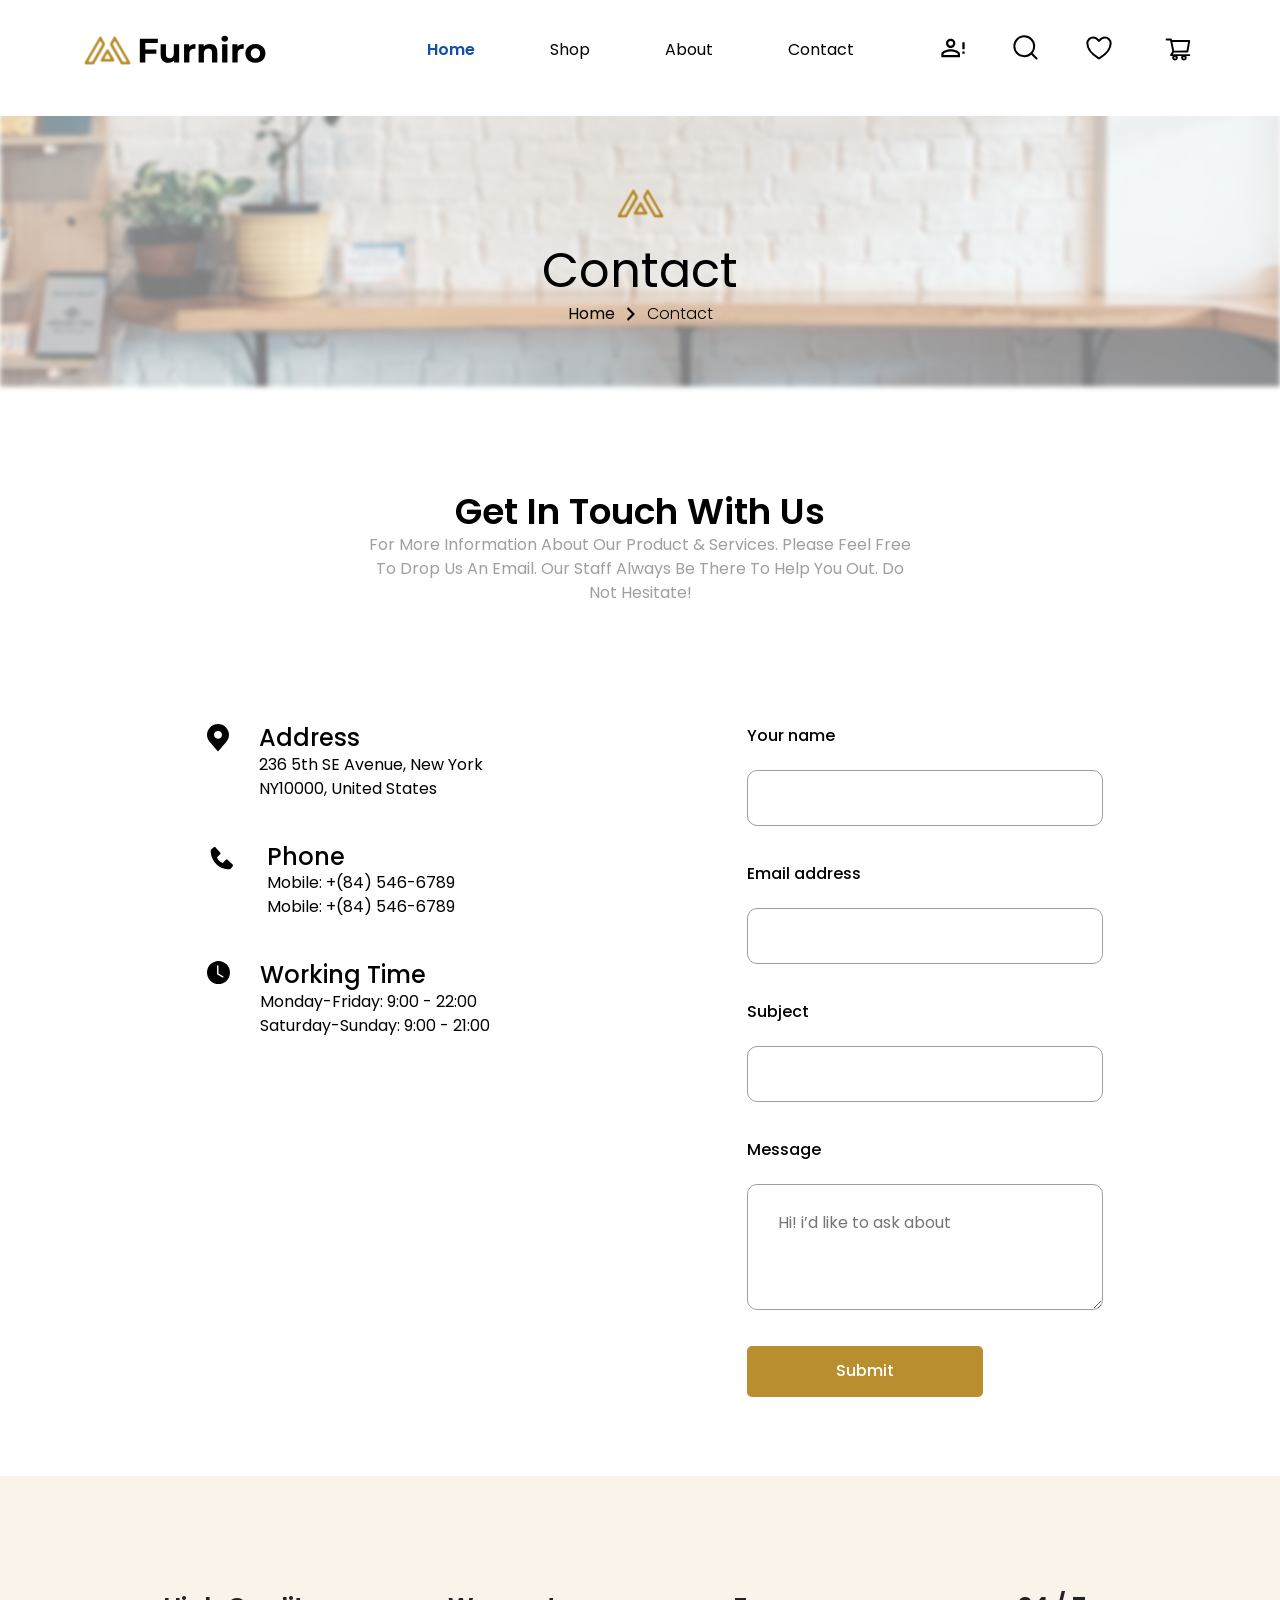
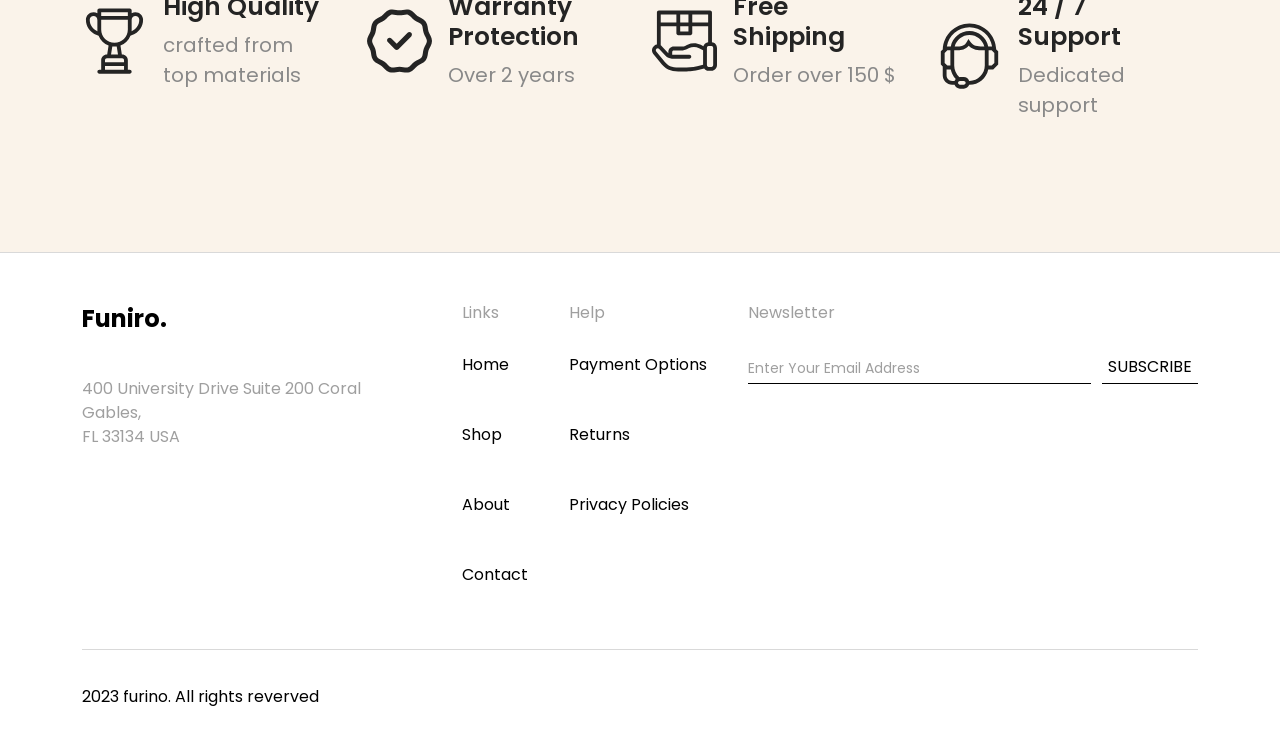
<file: contact.html>
<html lang="en"><head>
    <meta charset="UTF-8">
    <meta name="viewport" content="width=device-width, initial-scale=1.0">
    <title>Furniro-Contact</title>
    <link rel="stylesheet" href="css/owl.carousel.min.css">
    <link rel="stylesheet" href="css/owl.theme.default.min.css">
    <link rel="stylesheet" href="css/all.min.css">
    <link rel="stylesheet" href="https://cdnjs.cloudflare.com/ajax/libs/font-awesome/6.0.0-beta3/css/all.min.css">
    <link href="https://unpkg.com/aos@2.3.1/dist/aos.css" rel="stylesheet">
    <link rel="stylesheet" href="css/bootstrap.min.css">
    <link rel="icon" href="media/head1.svg">
    <link rel="stylesheet" href="css/style.css">

</head>
<body>
  <header>
    <nav>
      <div class="container">
        <div class="main-header d-none d-lg-flex">
         <div class="left-header">
           <a href="#" class="logo">
           <img src="media/head1.svg" alt="">
           </a>
         </div>
         <div class="mid-header">
        <ul class="d-none d-lg-flex">
          <li><a href="index.html" class="active">Home</a></li>
          <li><a href="shop.html">Shop</a></li>
          <li><a href="about.html">About</a></li>
          <li><a href="#.html">Contact</a></li>
        </ul>
         </div>
         <div class="right-header">
        <a><img src="media/head2.svg" alt=""></a>
        <a><img src="media/head3.svg" alt=""></a>
        <a><img src="media/head4.svg" alt=""></a>
        <button class="open-shop"><img src="media/head5.svg" alt=""></button>
         </div>
      </div>
      
      <div class="d-block d-lg-none align-items-center">
        <div class="container-fluid">
          <div class="mobile-header d-flex">
        <div class="left-header">
           <a href="#" class="logo">
           <img src="media/head1.svg" alt="">
           </a>
         </div>
        <button class="menu bg-transparent"><i class="fa-solid fa-bars"></i></button>
        </div>
        <div class="sidemenu">
         <button class="close"><i class="fa-solid fa-xmark"></i></button>
         <ul>
          <li><a href="index.html" class="active">Home</a></li>
          <li><a href="shop.html">Shop</a></li>
          <li><a href="about.html">About</a></li>
          <li><a href="#.html">Contact</a></li>
          </ul>
          <div class="sign">
            <a><img src="media/head2.svg" alt=""></a>
            <a><img src="media/head3.svg" alt=""></a>
            <a><img src="media/head4.svg" alt=""></a>
            <button class="open-shop-mobile"><img src="media/head5.svg" alt=""></button>
         </div>
          
        </div>
        </div>
      </div>
      </div>
     </nav>
     <div>
        <div class="shopping-cart">
          <div class="top-shop">
            <div class="head-shop">
            <h3>Shopping Cart</h3>
            <button class="close-shop"><img src="media/Group.svg" alt=""></button>
          </div>
          <div class="cards">
            <div class="card">
              <div class="img-card"><img src="media/Group 146 (1).svg" alt=""></div>
              <div class="card-body">
                <h5>Asgaard sofa</h5>
                <p><span>1</span> Rs. 250,000.00</p>
              </div>
            </div>
            <div class="card">
              <div class="img-card"><img src="media/Group 146 (1).svg" alt=""></div>
              <div class="card-body">
                <h5>Asgaard sofa</h5>
                <p><span>1</span> Rs. 250,000.00</p>
              </div>
            </div>
          </div>
          </div>
          <div class="bottom-shop">
            <div class="price">
              <h6>Subtotal</h6>
            <p>Rs. 520,000.00</p>
            </div>
            <div class="links">
              <a href="#">Cart</a>
              <a href="#">Checkout</a>
              <a href="#">Comparison</a>
            </div>
          </div>
        </div>
        <div class="overlay"></div>
      </div>
      
  </header>
  <main>
    <section id="hero-sub">
      <div class="img-hero"><img src="media/Group 78.svg" alt=""></div>
        <div class="content-hero">
        <div class="logos"><img src="media/Meubel House_Logos-05.svg" alt=""></div>
        <h2>Contact</h2>
        <div class="link">
        <a href="#">Home</a>
        <a href="#" class="a-right">Contact</a>
        </div>
        </div>
    </section>
    <section id="contact">
        <div class="container">
            <div class="title">
            <h2>Get In Touch With Us</h2>
            <p>For More Information About Our Product & Services. Please Feel Free To Drop Us An Email. Our Staff Always Be There To Help You Out. Do Not Hesitate!</p>
            </div>
            <div class="row">
                <div class="col-12 col-md-6 col-lg-4">
                    <div class="info">
                        <div class="address">
                        <div>
                        <h3>Address</h3>
                        <p>236 5th SE Avenue, New York NY10000, United States</p>
                        </div>
                    </div>
                    <div class="phone">
                        <div>
                        <h3>Phone</h3>
                        <p>Mobile: +(84) 546-6789</p>
                        <p>Mobile: +(84) 546-6789</p>
                        </div>
                    </div>
                    <div class="time">
                        <div>
                        <h3>Working Time</h3>
                        <p>Monday-Friday: 9:00 - 22:00</p>
                        <p>Saturday-Sunday: 9:00 - 21:00</p>
                        </div>
                    </div>
                    </div>
                </div>
                <div class="col-12 col-md-6 col-lg-4">
                        <form action="">
                            <div>
                                <label for="fist-name">Your name</label>
                                <input type="text" id="fist-name" name="fist-name" class="required">
                            </div>
                        <div>
                            <label for="email">Email address</label>
                            <input type="email" id="email" name="email" class="required">
                        </div>
                        <div>
                            <label for="subject">Subject</label>
                            <input type="text" id="subject" name="subject" class="required">
                        </div>
                        <div>
                            <label for="mess">Message</label>
                            <textarea name="mess" id="mess" rows="3" placeholder="Hi! i’d like to ask about"></textarea>
                        </div>
                        <button>Submit</button>
                    </form>
                </div>
            </div>
        </div>
    </section>

    <section id="sec3-shop">
        <div class="container">
            <div class="row">
              <div class="col-6 col col-lg-3">
                <div class="card mb-3">
                  <div class="row g-0">
                    <div class="col-md-3">
                    <div class="img-card">
                      <img src="media/trophy 1.svg" alt="...">
                    </div>
                    </div>
                    <div class="col-md-9">
                      <div class="card-body">
                      <h5 class="card-title">High Quality</h5>
                      <p class="card-text">crafted from top materials</p>
                      </div>
                    </div>
                  </div>
                </div>
              </div>
              <div class="col-6 col col-lg-3">
                <div class="card mb-3">
                  <div class="row g-0">
                    <div class="col-md-3">
                    <div class="img-card">
                      <img src="media/guarantee.svg" alt="...">
                    </div>
                    </div>
                    <div class="col-md-9">
                      <div class="card-body">
                      <h5 class="card-title">Warranty Protection</h5>
                      <p class="card-text">Over 2 years</p>
                      </div>
                    </div>
                  </div>
                </div>
              </div>
              <div class="col-6 col col-lg-3">
                <div class="card mb-3">
                  <div class="row g-0">
                    <div class="col-md-3">
                    <div class="img-card">
                      <img src="media/shipping.svg" alt="...">
                    </div>
                    </div>
                    <div class="col-md-9">
                      <div class="card-body">
                      <h5 class="card-title">Free Shipping</h5>
                      <p class="card-text">Order over 150 $</p>
                      </div>
                    </div>
                  </div>
                </div>
              </div>
              <div class="col-6 col col-lg-3">
                <div class="card mb-3">
                  <div class="row g-0">
                    <div class="col-md-3">
                    <div class="img-card">
                      <img src="media/customer-support.svg" alt="...">
                    </div>
                    </div>
                    <div class="col-md-9">
                      <div class="card-body">
                      <h5 class="card-title">24 / 7 Support</h5>
                      <p class="card-text">Dedicated support</p>
                      </div>
                    </div>
                  </div>
                </div>
              </div>
            </div>
        </div>
    </section>
  </main>
  <footer>
    <div class="container">
      <div class="row">
        <div class="col-12 col-md-4">
          <div class="left-footer">
            <a href="#">Funiro.</a>
            <ul>
              <li>400 University Drive Suite 200 Coral</li>
              <li>Gables,</li>
              <li>FL 33134 USA</li>
            </ul>
          </div>
        </div>
        <div class="col-10 col-md-8">
         <div class="right-footer">
           <ul>
              <li><a href="">Links</a></li>
              <li><a href="" class="location">Home</a></li>
              <li><a href="" class="phone">Shop</a></li>
              <li><a href="" class="email">About</a></li>
              <li><a href="" class="email">Contact</a></li>
          </ul>
          <ul>
              <li><a href="">Help</a></li>
              <li><a href="">Payment Options</a></li>
              <li><a href="">Returns</a></li>
              <li><a href="">Privacy Policies</a></li>
          </ul>
          <ul>
            <li><a href="">Newsletter</a></li>
            <li>
          <form action="">
            <input type="text" placeholder="Enter Your Email Address">
            <button type="submit">SUBSCRIBE</button>
          </form>
          </li>
          </ul>
         </div>
        </div>
      </div>
      <div class="bottom-page"><p>2023 furino. All rights reverved</p></div>
    </div>
  </footer>
 
     <script src="https://cdn.jsdelivr.net/npm/@popperjs/core@2.11.8/dist/umd/popper.min.js"></script>
     <script src="https://cdn.jsdelivr.net/npm/bootstrap@5.3.0-alpha3/dist/js/bootstrap.min.js"></script>
     <script src="js/jquery-3.7.1.js"></script>
     <script src="js/owl.carousel.min.js"></script>
     <script src="https://unpkg.com/aos@2.3.1/dist/aos.js"></script>
     <script src="js/script.js"></script>
 
</body></html>
</file>
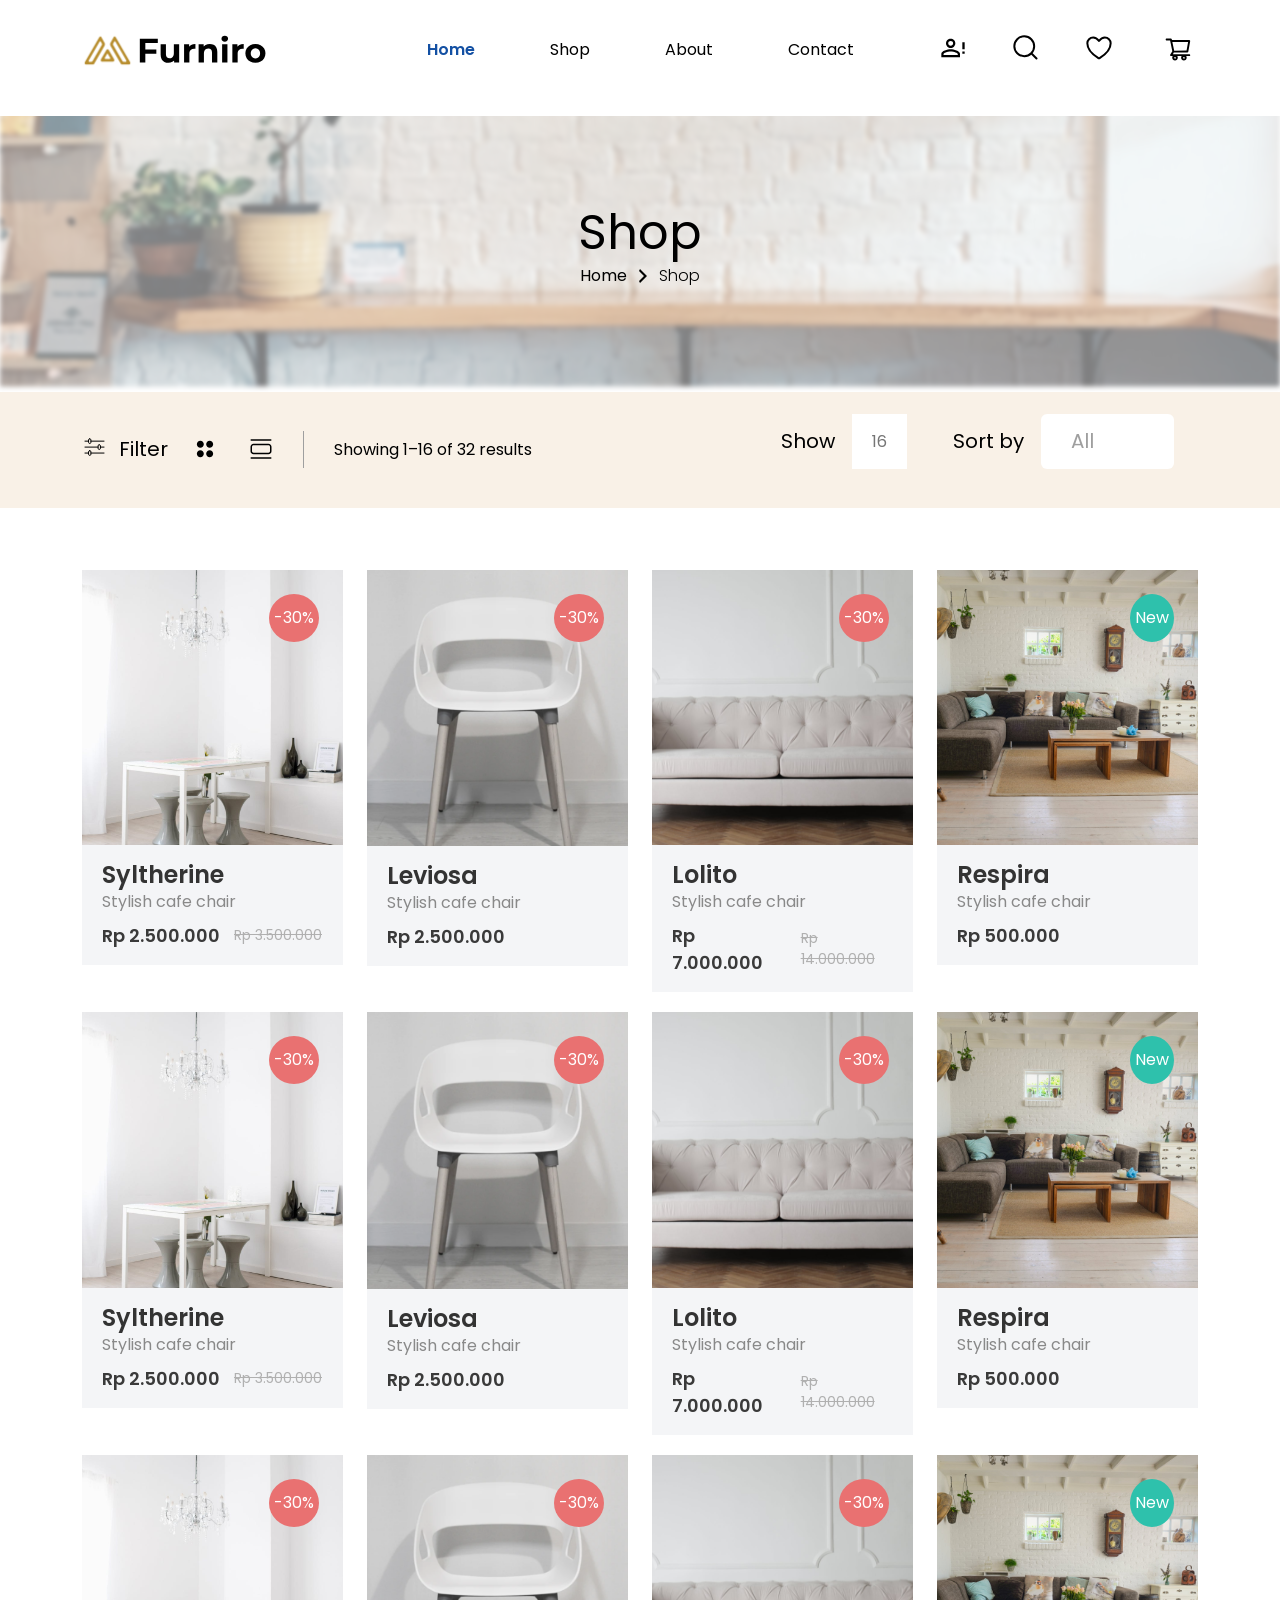
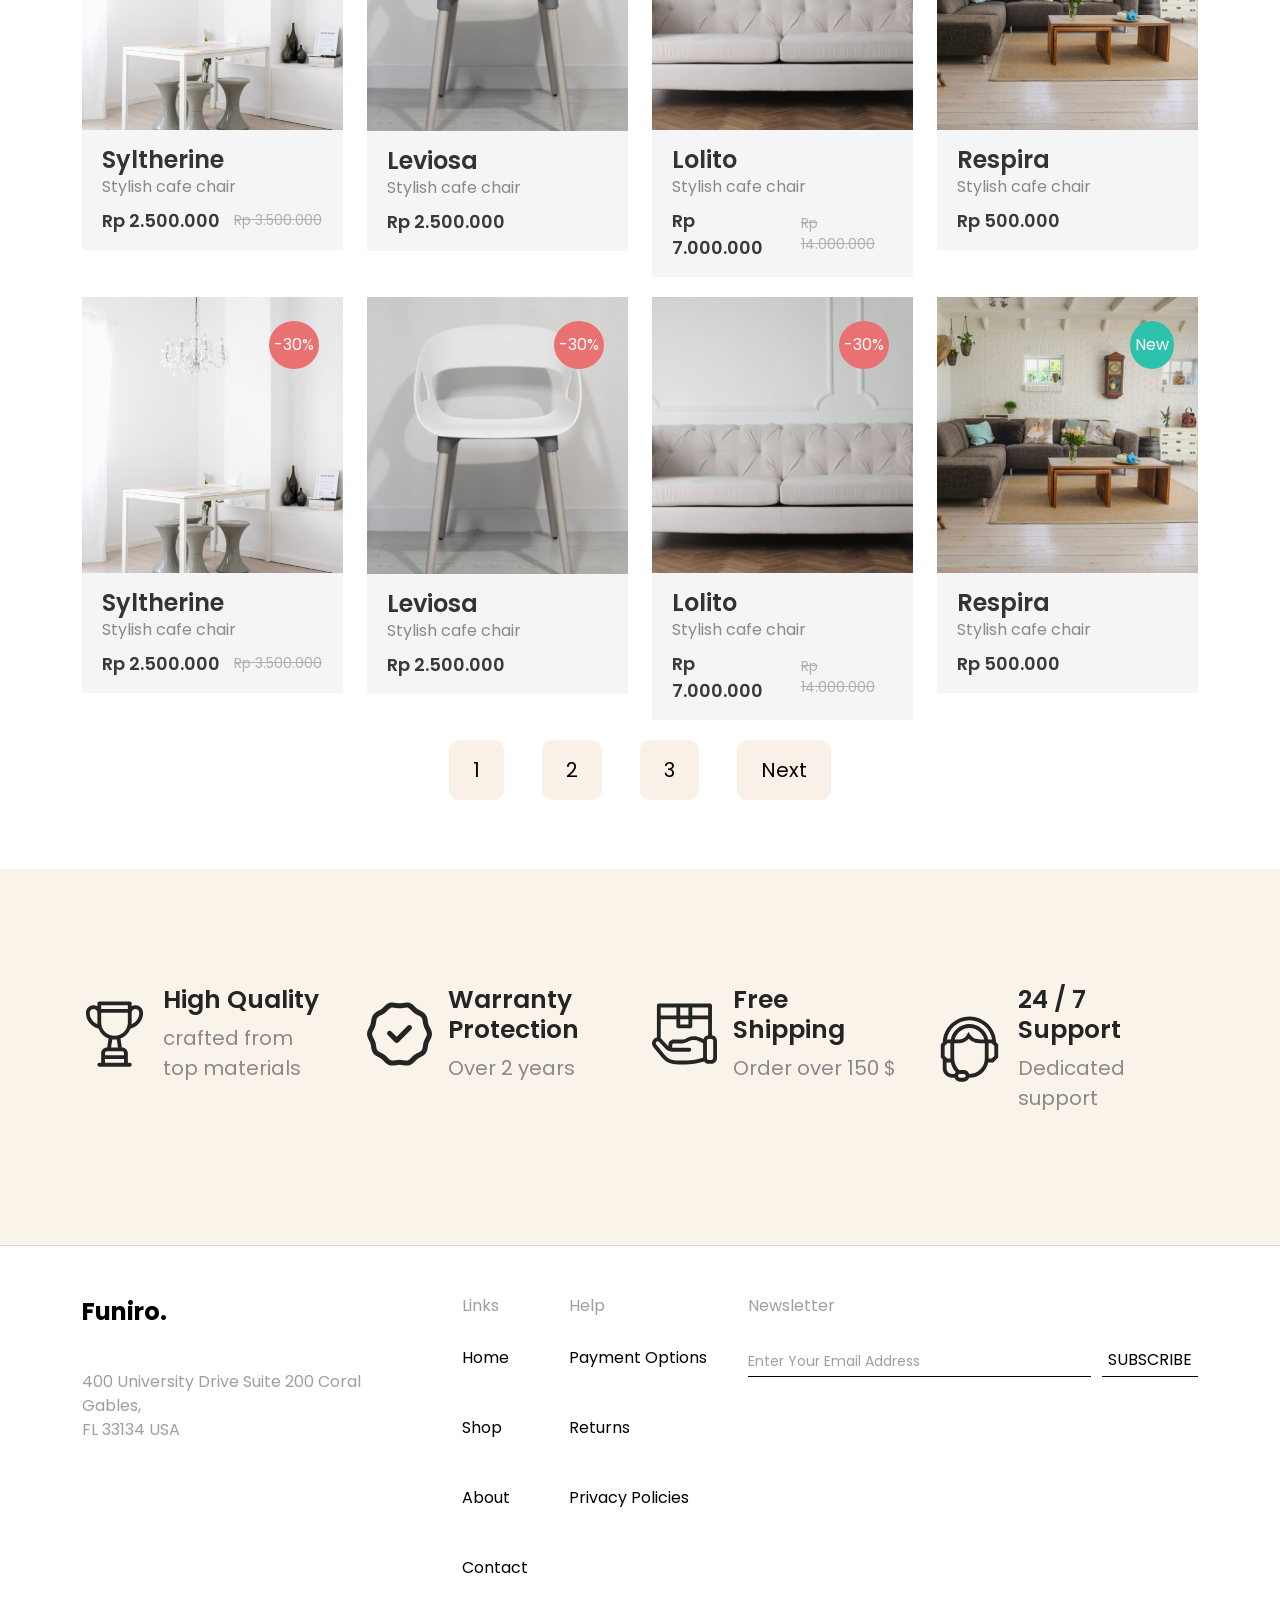
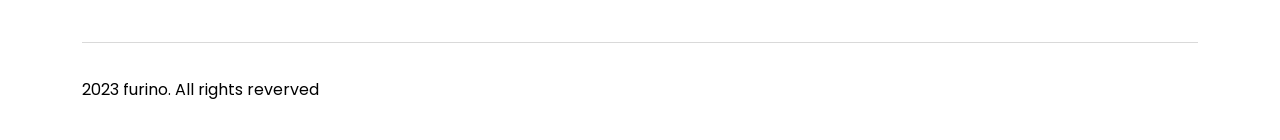
<file: shop.html>
<html lang="en"><head>
    <meta charset="UTF-8">
    <meta name="viewport" content="width=device-width, initial-scale=1.0">
    <title>Furniro-Shop</title>
    <link rel="stylesheet" href="css/owl.carousel.min.css">
    <link rel="stylesheet" href="css/owl.theme.default.min.css">
    <link rel="stylesheet" href="css/all.min.css">
    <link rel="stylesheet" href="https://cdnjs.cloudflare.com/ajax/libs/font-awesome/6.0.0-beta3/css/all.min.css">
    <link href="https://unpkg.com/aos@2.3.1/dist/aos.css" rel="stylesheet">
    <link rel="stylesheet" href="css/bootstrap.min.css">
    <link rel="icon" href="media/head1.svg">
    <link rel="stylesheet" href="css/style.css">

</head>
<body>
  <header>
    <nav>
      <div class="container">
        <div class="main-header d-none d-lg-flex">
         <div class="left-header">
           <a href="#" class="logo">
           <img src="media/head1.svg" alt="">
           </a>
         </div>
         <div class="mid-header">
        <ul class="d-none d-lg-flex">
          <li><a href="index.html" class="active">Home</a></li>
          <li><a href="#">Shop</a></li>
          <li><a href="about.html">About</a></li>
          <li><a href="contact.html">Contact</a></li>
        </ul>
         </div>
         <div class="right-header">
        <a><img src="media/head2.svg" alt=""></a>
        <a><img src="media/head3.svg" alt=""></a>
        <a><img src="media/head4.svg" alt=""></a>
        <button class="open-shop"><img src="media/head5.svg" alt=""></button>
         </div>
      </div>
      
      <div class="d-block d-lg-none align-items-center">
        <div class="container-fluid">
          <div class="mobile-header d-flex">
        <div class="left-header">
           <a href="#" class="logo">
           <img src="media/head1.svg" alt="">
           </a>
         </div>
        <button class="menu bg-transparent"><i class="fa-solid fa-bars"></i></button>
        </div>
        <div class="sidemenu">
         <button class="close"><i class="fa-solid fa-xmark"></i></button>
         <ul>
          <li><a href="index.html" class="active">Home</a></li>
          <li><a href="#">Shop</a></li>
          <li><a href="about.html">About</a></li>
          <li><a href="contact.html">Contact</a></li>
          </ul>
          <div class="sign">
            <a><img src="media/head2.svg" alt=""></a>
            <a><img src="media/head3.svg" alt=""></a>
            <a><img src="media/head4.svg" alt=""></a>
            <button class="open-shop-mobile"><img src="media/head5.svg" alt=""></button>
         </div>
          
        </div>
        </div>
      </div>
      </div>
     </nav>
     <div>
        <div class="shopping-cart">
          <div class="top-shop">
            <div class="head-shop">
            <h3>Shopping Cart</h3>
            <button class="close-shop"><img src="media/Group.svg" alt=""></button>
          </div>
          <div class="cards">
            <div class="card">
              <div class="img-card"><img src="media/Group 146 (1).svg" alt=""></div>
              <div class="card-body">
                <h5>Asgaard sofa</h5>
                <p><span>1</span> Rs. 250,000.00</p>
              </div>
            </div>
            <div class="card">
              <div class="img-card"><img src="media/Group 146 (1).svg" alt=""></div>
              <div class="card-body">
                <h5>Asgaard sofa</h5>
                <p><span>1</span> Rs. 250,000.00</p>
              </div>
            </div>
          </div>
          </div>
          <div class="bottom-shop">
            <div class="price">
              <h6>Subtotal</h6>
            <p>Rs. 520,000.00</p>
            </div>
            <div class="links">
              <a href="#">Cart</a>
              <a href="#">Checkout</a>
              <a href="#">Comparison</a>
            </div>
          </div>
        </div>
        <div class="overlay"></div>
      </div>
      
  </header>
  <main>
    <section id="hero-sub">
      <div class="img-hero"><img src="media/Group 78.svg" alt=""></div>
        <div class="content-hero">
        <h2>Shop</h2>
        <div class="link">
        <a href="#">Home</a>
        <a href="#" class="a-right">Shop</a>
        </div>
        </div>
    </section>
   
    <section id="tape">
      <div class="container">
        <div class="row">
          <div class="col-12 col-lg-6 mb-4 mb-lg-0">
            <a href="#" class="op">Filter</a>
              <a href="#" class="view-grid"><img src="media/ci_grid-big-round.svg" alt=""></a>
              <button class="view-list"><img src="media/bi_view-list.svg" alt=""></button>
              <p>Showing 1–16 of 32 results</p>
          </div>
          <div class="col-12 col-lg-6">
            <form action="">
                <div>
                  <label for="show">Show</label>
                  <input type="number" id="show" name="show" placeholder="16">
                </div>
                <div>
                  <label for="short">Sort by</label>
                  <select  id="filter" class="form-select" aria-label="Default" id="short" name="short">
                      <option selected>All</option>
                      <option value="new">New</option>
                      <option value="discount">Discount</option>
                  </select>
                </div>
              </form>
          </div>
        </div>
      </div>
    </section>
    <section id="products" class="products-shop">
      <div class="container">
        <div class="row">
          <div class="col-6 col-md-6 col-lg-3">
            <div class="card">
              <div class="parent">
                <div class="top-card"><img src="media/image 1.svg" alt=""></div>
            <div class="body-card">
            <div class="title-card">
              <h3>Syltherine</h3>
              <p>Stylish cafe chair</p>
            </div>
              <div class="price">
                <p>Rp 2.500.000</p>
                <small>Rp 3.500.000</small>
              </div>
            </div>
            <p class="percent">-30%</p>
            <div class="trans">
              <a href="#" class="add">Add to cart</a>
              <div class="interaction">
                <div class="share"><a href="#">Share</a></div>
                <div class="compare"><a href="#">Compare</a></div>
                <div class="like"><a href="#">Like</a></div>
              </div>
            </div>
              </div>
            </div>
          </div>
          <div class="col-6 col-md-6 col-lg-3">
            <div class="card">
              <div class="parent">
                <div class="top-card"><img src="media/image 2.svg" alt=""></div>
            <div class="body-card">
            <div class="title-card">
              <h3>Leviosa</h3>
              <p>Stylish cafe chair</p>
            </div>
              <div class="price">
                <p>Rp 2.500.000</p>
              </div>
            </div>
            <p class="percent">-30%</p>
            <div class="trans">
              <a href="#" class="add">Add to cart</a>
              <div class="interaction">
                <div class="share"><a href="#">Share</a></div>
                <div class="compare"><a href="#">Compare</a></div>
                <div class="like"><a href="#">Like</a></div>
              </div>
            </div>
              </div>
            </div>
          </div>
          <div class="col-6 col-md-6 col-lg-3">
            <div class="card">
              <div class="parent">
                <div class="top-card"><img src="media/image 3.svg" alt=""></div>
            <div class="body-card">
            <div class="title-card">
              <h3>Lolito</h3>
              <p>Stylish cafe chair</p>
            </div>
              <div class="price">
                <p>Rp 7.000.000</p>
                <small>Rp 14.000.000</small>
              </div>
            </div>
            <p class="percent">-30%</p>
            <div class="trans">
              <a href="#" class="add">Add to cart</a>
              <div class="interaction">
                <div class="share"><a href="#">Share</a></div>
                <div class="compare"><a href="#">Compare</a></div>
                <div class="like"><a href="#">Like</a></div>
              </div>
            </div>
              </div>
            </div>
          </div>
          <div class="col-6 col-md-6 col-lg-3">
            <div class="card">
              <div class="parent">
                <div class="top-card"><img src="media/image 1 (1).svg" alt=""></div>
            <div class="body-card">
            <div class="title-card">
              <h3>Respira</h3>
              <p>Stylish cafe chair</p>
            </div>
              <div class="price">
                <p>Rp 500.000</p>
              </div>
            </div>
            <p class="new">New</p>
            <div class="trans">
              <a href="#" class="add">Add to cart</a>
              <div class="interaction">
                <div class="share"><a href="#">Share</a></div>
                <div class="compare"><a href="#">Compare</a></div>
                <div class="like"><a href="#">Like</a></div>
              </div>
            </div>
              </div>
            </div>
          </div>
          <div class="col-6 col-md-6 col-lg-3">
            <div class="card">
              <div class="parent">
                <div class="top-card"><img src="media/image 1.svg" alt=""></div>
            <div class="body-card">
            <div class="title-card">
              <h3>Syltherine</h3>
              <p>Stylish cafe chair</p>
            </div>
              <div class="price">
                <p>Rp 2.500.000</p>
                <small>Rp 3.500.000</small>
              </div>
            </div>
            <p class="percent">-30%</p>
            <div class="trans">
              <a href="#" class="add">Add to cart</a>
              <div class="interaction">
                <div class="share"><a href="#">Share</a></div>
                <div class="compare"><a href="#">Compare</a></div>
                <div class="like"><a href="#">Like</a></div>
              </div>
            </div>
              </div>
            </div>
          </div>
          <div class="col-6 col-md-6 col-lg-3">
            <div class="card">
              <div class="parent">
                <div class="top-card"><img src="media/image 2.svg" alt=""></div>
            <div class="body-card">
            <div class="title-card">
              <h3>Leviosa</h3>
              <p>Stylish cafe chair</p>
            </div>
              <div class="price">
                <p>Rp 2.500.000</p>
              </div>
            </div>
            <p class="percent">-30%</p>
            <div class="trans">
              <a href="#" class="add">Add to cart</a>
              <div class="interaction">
                <div class="share"><a href="#">Share</a></div>
                <div class="compare"><a href="#">Compare</a></div>
                <div class="like"><a href="#">Like</a></div>
              </div>
            </div>
              </div>
            </div>
          </div>
          <div class="col-6 col-md-6 col-lg-3">
            <div class="card">
              <div class="parent">
                <div class="top-card"><img src="media/image 3.svg" alt=""></div>
            <div class="body-card">
            <div class="title-card">
              <h3>Lolito</h3>
              <p>Stylish cafe chair</p>
            </div>
              <div class="price">
                <p>Rp 7.000.000</p>
                <small>Rp 14.000.000</small>
              </div>
            </div>
            <p class="percent">-30%</p>
            <div class="trans">
              <a href="#" class="add">Add to cart</a>
              <div class="interaction">
                <div class="share"><a href="#">Share</a></div>
                <div class="compare"><a href="#">Compare</a></div>
                <div class="like"><a href="#">Like</a></div>
              </div>
            </div>
              </div>
            </div>
          </div>
          <div class="col-6 col-md-6 col-lg-3">
            <div class="card">
              <div class="parent">
                <div class="top-card"><img src="media/image 1 (1).svg" alt=""></div>
            <div class="body-card">
            <div class="title-card">
              <h3>Respira</h3>
              <p>Stylish cafe chair</p>
            </div>
              <div class="price">
                <p>Rp 500.000</p>
              </div>
            </div>
            <p class="new">New</p>
            <div class="trans">
              <a href="#" class="add">Add to cart</a>
              <div class="interaction">
                <div class="share"><a href="#">Share</a></div>
                <div class="compare"><a href="#">Compare</a></div>
                <div class="like"><a href="#">Like</a></div>
              </div>
            </div>
              </div>
            </div>
          </div>
          <div class="col-6 col-md-6 col-lg-3">
            <div class="card">
              <div class="parent">
                <div class="top-card"><img src="media/image 1.svg" alt=""></div>
            <div class="body-card">
            <div class="title-card">
              <h3>Syltherine</h3>
              <p>Stylish cafe chair</p>
            </div>
              <div class="price">
                <p>Rp 2.500.000</p>
                <small>Rp 3.500.000</small>
              </div>
            </div>
            <p class="percent">-30%</p>
            <div class="trans">
              <a href="#" class="add">Add to cart</a>
              <div class="interaction">
                <div class="share"><a href="#">Share</a></div>
                <div class="compare"><a href="#">Compare</a></div>
                <div class="like"><a href="#">Like</a></div>
              </div>
            </div>
              </div>
            </div>
          </div>
          <div class="col-6 col-md-6 col-lg-3">
            <div class="card">
              <div class="parent">
                <div class="top-card"><img src="media/image 2.svg" alt=""></div>
            <div class="body-card">
            <div class="title-card">
              <h3>Leviosa</h3>
              <p>Stylish cafe chair</p>
            </div>
              <div class="price">
                <p>Rp 2.500.000</p>
              </div>
            </div>
            <p class="percent">-30%</p>
            <div class="trans">
              <a href="#" class="add">Add to cart</a>
              <div class="interaction">
                <div class="share"><a href="#">Share</a></div>
                <div class="compare"><a href="#">Compare</a></div>
                <div class="like"><a href="#">Like</a></div>
              </div>
            </div>
              </div>
            </div>
          </div>
          <div class="col-6 col-md-6 col-lg-3">
            <div class="card">
              <div class="parent">
                <div class="top-card"><img src="media/image 3.svg" alt=""></div>
            <div class="body-card">
            <div class="title-card">
              <h3>Lolito</h3>
              <p>Stylish cafe chair</p>
            </div>
              <div class="price">
                <p>Rp 7.000.000</p>
                <small>Rp 14.000.000</small>
              </div>
            </div>
            <p class="percent">-30%</p>
            <div class="trans">
              <a href="#" class="add">Add to cart</a>
              <div class="interaction">
                <div class="share"><a href="#">Share</a></div>
                <div class="compare"><a href="#">Compare</a></div>
                <div class="like"><a href="#">Like</a></div>
              </div>
            </div>
              </div>
            </div>
          </div>
          <div class="col-6 col-md-6 col-lg-3">
            <div class="card">
              <div class="parent">
                <div class="top-card"><img src="media/image 1 (1).svg" alt=""></div>
            <div class="body-card">
            <div class="title-card">
              <h3>Respira</h3>
              <p>Stylish cafe chair</p>
            </div>
              <div class="price">
                <p>Rp 500.000</p>
              </div>
            </div>
            <p class="new">New</p>
            <div class="trans">
              <a href="#" class="add">Add to cart</a>
              <div class="interaction">
                <div class="share"><a href="#">Share</a></div>
                <div class="compare"><a href="#">Compare</a></div>
                <div class="like"><a href="#">Like</a></div>
              </div>
            </div>
              </div>
            </div>
          </div>
          <div class="col-6 col-md-6 col-lg-3">
            <div class="card">
              <div class="parent">
                <div class="top-card"><img src="media/image 1.svg" alt=""></div>
            <div class="body-card">
            <div class="title-card">
              <h3>Syltherine</h3>
              <p>Stylish cafe chair</p>
            </div>
              <div class="price">
                <p>Rp 2.500.000</p>
                <small>Rp 3.500.000</small>
              </div>
            </div>
            <p class="percent">-30%</p>
            <div class="trans">
              <a href="#" class="add">Add to cart</a>
              <div class="interaction">
                <div class="share"><a href="#">Share</a></div>
                <div class="compare"><a href="#">Compare</a></div>
                <div class="like"><a href="#">Like</a></div>
              </div>
            </div>
              </div>
            </div>
          </div>
          <div class="col-6 col-md-6 col-lg-3">
            <div class="card">
              <div class="parent">
                <div class="top-card"><img src="media/image 2.svg" alt=""></div>
            <div class="body-card">
            <div class="title-card">
              <h3>Leviosa</h3>
              <p>Stylish cafe chair</p>
            </div>
              <div class="price">
                <p>Rp 2.500.000</p>
              </div>
            </div>
            <p class="percent">-30%</p>
            <div class="trans">
              <a href="#" class="add">Add to cart</a>
              <div class="interaction">
                <div class="share"><a href="#">Share</a></div>
                <div class="compare"><a href="#">Compare</a></div>
                <div class="like"><a href="#">Like</a></div>
              </div>
            </div>
              </div>
            </div>
          </div>
          <div class="col-6 col-md-6 col-lg-3">
            <div class="card">
              <div class="parent">
                <div class="top-card"><img src="media/image 3.svg" alt=""></div>
            <div class="body-card">
            <div class="title-card">
              <h3>Lolito</h3>
              <p>Stylish cafe chair</p>
            </div>
              <div class="price">
                <p>Rp 7.000.000</p>
                <small>Rp 14.000.000</small>
              </div>
            </div>
            <p class="percent">-30%</p>
            <div class="trans">
              <a href="#" class="add">Add to cart</a>
              <div class="interaction">
                <div class="share"><a href="#">Share</a></div>
                <div class="compare"><a href="#">Compare</a></div>
                <div class="like"><a href="#">Like</a></div>
              </div>
            </div>
              </div>
            </div>
          </div>
          <div class="col-6 col-md-6 col-lg-3">
            <div class="card">
              <div class="parent">
                <div class="top-card"><img src="media/image 1 (1).svg" alt=""></div>
            <div class="body-card">
            <div class="title-card">
              <h3>Respira</h3>
              <p>Stylish cafe chair</p>
            </div>
              <div class="price">
                <p>Rp 500.000</p>
              </div>
            </div>
            <p class="new">New</p>
            <div class="trans">
              <a href="#" class="add">Add to cart</a>
              <div class="interaction">
                <div class="share"><a href="#">Share</a></div>
                <div class="compare"><a href="#">Compare</a></div>
                <div class="like"><a href="#">Like</a></div>
              </div>
            </div>
              </div>
            </div>
          </div>
        </div>
        <div class="footer-section">
          <a href="#">1</a>
          <a href="#">2</a>
          <a href="#">3</a>
          <a href="#">Next</a>
        </div>
      </div>
    </section>
    <section id="sec3-shop">
        <div class="container">
            <div class="row">
              <div class="col-6 col col-lg-3">
                <div class="card mb-3">
                  <div class="row g-0">
                    <div class="col-md-3">
                    <div class="img-card">
                      <img src="media/trophy 1.svg" alt="...">
                    </div>
                    </div>
                    <div class="col-md-9">
                      <div class="card-body">
                      <h5 class="card-title">High Quality</h5>
                      <p class="card-text">crafted from top materials</p>
                      </div>
                    </div>
                  </div>
                </div>
              </div>
              <div class="col-6 col col-lg-3">
                <div class="card mb-3">
                  <div class="row g-0">
                    <div class="col-md-3">
                    <div class="img-card">
                      <img src="media/guarantee.svg" alt="...">
                    </div>
                    </div>
                    <div class="col-md-9">
                      <div class="card-body">
                      <h5 class="card-title">Warranty Protection</h5>
                      <p class="card-text">Over 2 years</p>
                      </div>
                    </div>
                  </div>
                </div>
              </div>
              <div class="col-6 col col-lg-3">
                <div class="card mb-3">
                  <div class="row g-0">
                    <div class="col-md-3">
                    <div class="img-card">
                      <img src="media/shipping.svg" alt="...">
                    </div>
                    </div>
                    <div class="col-md-9">
                      <div class="card-body">
                      <h5 class="card-title">Free Shipping</h5>
                      <p class="card-text">Order over 150 $</p>
                      </div>
                    </div>
                  </div>
                </div>
              </div>
              <div class="col-6 col col-lg-3">
                <div class="card mb-3">
                  <div class="row g-0">
                    <div class="col-md-3">
                    <div class="img-card">
                      <img src="media/customer-support.svg" alt="...">
                    </div>
                    </div>
                    <div class="col-md-9">
                      <div class="card-body">
                      <h5 class="card-title">24 / 7 Support</h5>
                      <p class="card-text">Dedicated support</p>
                      </div>
                    </div>
                  </div>
                </div>
              </div>
            </div>
        </div>
    </section>
  </main>
  <footer>
    <div class="container">
      <div class="row">
        <div class="col-12 col-md-4">
          <div class="left-footer">
            <a href="#">Funiro.</a>
            <ul>
              <li>400 University Drive Suite 200 Coral</li>
              <li>Gables,</li>
              <li>FL 33134 USA</li>
            </ul>
          </div>
        </div>
        <div class="col-10 col-md-8">
         <div class="right-footer">
           <ul>
              <li><a href="">Links</a></li>
              <li><a href="" class="location">Home</a></li>
              <li><a href="" class="phone">Shop</a></li>
              <li><a href="" class="email">About</a></li>
              <li><a href="" class="email">Contact</a></li>
          </ul>
          <ul>
              <li><a href="">Help</a></li>
              <li><a href="">Payment Options</a></li>
              <li><a href="">Returns</a></li>
              <li><a href="">Privacy Policies</a></li>
          </ul>
          <ul>
            <li><a href="">Newsletter</a></li>
            <li>
          <form action="">
            <input type="text" placeholder="Enter Your Email Address">
            <button type="submit">SUBSCRIBE</button>
          </form>
          </li>
          </ul>
         </div>
        </div>
      </div>
      <div class="bottom-page"><p>2023 furino. All rights reverved</p></div>
    </div>
  </footer>
 
  

     <script src="https://cdn.jsdelivr.net/npm/@popperjs/core@2.11.8/dist/umd/popper.min.js"></script>
     <script src="https://cdn.jsdelivr.net/npm/bootstrap@5.3.0-alpha3/dist/js/bootstrap.min.js"></script>
     <script src="js/jquery-3.7.1.js"></script>
     <script src="js/owl.carousel.min.js"></script>
     <script src="https://unpkg.com/aos@2.3.1/dist/aos.js"></script>
     <script src="js/script.js"></script>
 
</body></html>
</file>
<file: css/style.css>
@import url('https://fonts.googleapis.com/css2?family=Great+Vibes&family=Inter:ital,opsz,wght@0,14..32,100..900;1,14..32,100..900&family=Lato:ital,wght@0,100;0,300;0,400;0,700;0,900;1,100;1,300;1,400;1,700;1,900&family=Open+Sans:ital,wght@0,300..800;1,300..800&display=swap');
@import url('https://fonts.googleapis.com/css?family=Roboto&display=swap');
@import url("https://fonts.googleapis.com/css2?family=Poppins:wght@400;500;600;700&display=swap");
* {
    box-sizing: border-box;
    font-family: "Poppins", sans-serif;
}
body{
    margin: 0;
    padding: 0;
}
a{
    text-decoration: none;
    cursor: pointer;
}
ul{
    list-style: none;
    padding: 0;
}
h1,h2,h3,h4,h5,h6,p,span{
    margin: 0;
}
button{
    outline: 0;
}
input,button{
    outline: 0;
    border: 0;
}
body{
    position: relative;
 }
/* header */
header nav{
    position: fixed;
    top: 0;
    left: 0;
    right: 0;
    background-color: #ffffff;
    z-index: 1000;
    padding: 33.5px 0 34.5px;
    overflow-y: hidden;
}
header .right-header,
header .mid-header,
header .left-header{
    display: flex;
    flex: 1;
    align-items: center;  
}
header .right-header{
    justify-content: end;
}
header .mid-header{
    justify-content: center;
}
header .left-header{
    justify-content: start;
}
header nav .main-header .mid-header ul{
    display: flex;
    gap: 75px;
}
header nav .main-header .mid-header ul li{
    display: flex;
}
header nav ul li a{
    color: rgb(0, 0, 0);
    font-size: 16px;
    font-weight: 400;
    transition: all .5s ease;
}
header nav ul li a:hover{
    color: #1350A3;
}
header nav ul li a.active{
    color: #1350A3;
    font-weight: 600;
}
header nav .logo{
    height: 48px;
    color: #1350A3;
    font-size: 21px;
    font-weight: 400;
}
header nav a{
    border: 0;
    border-radius: 24px;
    font-size: 14px;
    font-weight: 400;
}
header nav .main-header .right-header{
    align-items: start;
    gap: 45px;
} 
header nav .main-header .right-header button{
    background-color: transparent;
}  




header .shopping-cart{
    height: 100vh;
    background-color: #ffffff;
    position: fixed;
    inset-block: 0;
    inset-inline-end: -2000px;
    z-index: 20000;
    padding: 28px 40px 28px 27px;
    display: flex;
    flex-direction: column;
    justify-content: space-between;
    transition: all .8s ease;
}
header .shopping-cart.open-shop{
    inset-inline-end: 0;
}
header .shopping-cart.open-shop-mobile{
    inset-inline-end: 0;
}
header .shopping-cart .head-shop{
    display: flex;
    align-items: center;
    justify-content: space-between;
}
header .shopping-cart .head-shop h3{
    font-size: 24px;
    font-weight: 600;
    color: #000000;
    padding-bottom: 26px;
    border-bottom: 1px solid #000000;
}
header .shopping-cart .head-shop button{
    background-color: transparent;
}
header .shopping-cart .cards{
    margin-top: 42px;
}
header .shopping-cart .cards .card{
    display: flex;
    flex-direction: row;
    border: 0;
    margin-bottom: 20px;
}
header .shopping-cart .cards .card h5{
    font-size: 16px;
    font-weight: 400;
    color: #000000;
    padding-bottom: 8px;
}
header .shopping-cart .cards .card p{
    font-size: 12px;
    font-weight: 500;
    color: #B88E2F;
}
header .shopping-cart .cards .card p{
    font-size: 12px;
    font-weight: 300;
    color: #000000;
}
header .shopping-cart .cards .card span::after{
    content: url("../media/X.svg");
    padding: 0 15px;
}
header .shopping-cart .cards .card::after{
    content: url("../media/Vector\ \(6\).svg");
    display: flex;
    align-items: center;
    cursor: pointer;
}
header .shopping-cart .bottom-shop .price{
    display: flex;
    border-bottom: 1px solid #D9D9D9;
    padding-bottom: 23px;
}
header .shopping-cart .bottom-shop .price h6{
    flex: 1;
    font-size: 16px;
    font-weight: 400;
    color: #000000;
}
header .shopping-cart .bottom-shop .price p{
    flex: 1;
    font-size: 16px;
    font-weight: 600;
    color: #B88E2F;
}
header .shopping-cart .bottom-shop .links{
    display: flex;
    gap: 14px;
    padding: 26px 0 0;
}
header .shopping-cart .bottom-shop .links a{
    display: inline-block;
    padding: 6px 30px;
    border: 1px solid #000000;
    border-radius: 50px;
    font-size: 12px;
    font-weight: 400;
    color: #000000;
}
.overlay {
  position: fixed;
  inset: 0;
  background-color: rgba(0, 0, 0, 0.5); 
  z-index: 19999; 
  opacity: 0;
  visibility: hidden;
  transition: opacity 0.8s ease;
}
.shopping-cart.open-shop + .overlay {
  opacity: 1;
  visibility: visible;
}

header nav .mobile-header{
    width: 100%;
}
header nav .sign{
    display: flex;
    justify-content: space-around;
    gap: 45px;
    margin-top: 50px;
}
header nav .sign button{
    background-color: transparent;
}
header nav .mobile-header .menu{
    font-size: 20px;
}
header nav .sidemenu{
    display: flex;
    flex-direction: column;
    justify-content: space-between;
    width: 100%;
    padding: 70px 35px;
    height: 100vh;
    position: fixed;
    inset-block: 0;
    inset-inline-end: -2000px;
    background-color: #ffffff;
    transition: all .8s ease;
}
header .sidemenu.open{
    inset-inline-end: 0;
}
header nav .sidemenu ul li{
    margin-top: 15px;
    padding-bottom: 15px;
}
header nav .sidemenu ul li:not(:last-child){
    border-bottom: 1px solid #c5c5c5;
}
header nav .sidemenu .close{
    position: absolute;
    inset-block-start: 15px;
    inset-inline-start: 10px;
    border: 0;
    background-color: transparent;
    transition: all .8s ease;
}
header nav .menu:hover{
    color: #1350A3;
}
@media (max-width:992px) {
header .shopping-cart{
    width: 100%;
}

}
@media (max-width:400px) {
    header .shopping-cart .cards .card h5{
        font-size: 14px;
    }
    header .shopping-cart .cards .card 9{
        font-size: 10px;
    }
    header .shopping-cart .bottom-shop .links{
        gap: 3px;
    }
    header .shopping-cart .bottom-shop .links a{
        font-size: 10px;
    }
}

/* end header */

/* start main */
/* hero sec */
#hero{
    position: relative;
    width: 100%;
}
#hero img{
    width: 100%;
    height: 100vh;
    object-fit: cover;
}
#hero .container{
    position: absolute;
    inset: 0;
    display: flex;
    align-items: center;
    justify-content: end;
}
#hero .content-hero{
    background-color: #FFF3E3;
    padding: 62px 43px 37px 39px;
    border-radius: 10px;
}
#hero .content-hero h6{
    font-size: 16px;
    font-weight: 700;
    color: #333333;
    margin-bottom: 4px;
}
#hero .content-hero h1{
    font-size: 52px;
    font-weight: 700;
    color: #B88E2F;
    margin-bottom: 17px;
}
#hero .content-hero p{
    font-size: 18px;
    font-weight: 400;
    color: #333333;
    margin-bottom: 46px;
}
#hero .content-hero a{
    display: inline-block;
    padding: 25px 72px;
    font-size: 16px;
    font-weight: 700;
    color: #ffffff;
    background-color: #B88E2F;
}
@media (max-width:990px) {
#hero .content-hero h6{
    font-size: 12px;
}
#hero .content-hero h1{
    font-size: 34px;
}
#hero .content-hero p{
    font-size: 12px;
}
#hero .content-hero a{
    font-size: 12px;
}
}

@media (max-width:767px) {
#hero .content-hero h6{
    font-size: 10px;
}
#hero .content-hero h1{
    font-size: 30px;
}
#hero .content-hero p{
    font-size: 12px;
}
#hero .content-hero a{
    padding: 15px 42px;
    font-size: 10px;
}
}
@media (max-width:445px) {
#hero .container{
    justify-content: center;
}
#hero .content-hero h6{
    font-size: 10px;
}
#hero .content-hero h1{
    font-size: 28px;
}
#hero .content-hero p{
    font-size: 10px;
}
#hero .content-hero a{
    padding: 13px 32px;
    font-size: 10px;
}
}

/* start browse */
#browse{
    margin: 56.47px 0 56px;
}
#browse .container .title{
    display: flex;
    flex-direction: column;
    align-items: center;
    justify-content: center;
}
#browse .container .title h2{
    font-size: 32px;
    font-weight: 700;
    color: #000000;
}
#browse .container .title p{
    font-size: 20px;
    font-weight: 400;
    color: #666666;    
}
#browse .row{
    margin-top: 62.29px;
}
#browse .card{
    display: flex;
    flex-direction: column;
    align-items: center;
    padding: 10px;
    border: 0; 
}
#browse .container .row .card .top-card{
    display: flex;
    width: 100%;
}
#browse .container .row .card .top-card img{
    width: 100%;
    height: 100%;
}
#browse .container .row .card .body-card{
    margin-top: 30px;
}
#browse .container .row .card .body-card h3{
    font-size: 24px;
    font-weight: 600;
    color: #333333;
}
@media (max-width:540px) {
    #browse .container .title h2{
    font-size: 28px;
}
    #browse .container .title p{
    font-size: 14px;
    padding-inline-start: 6%;
}
}
/* end browse */
/* start Products */
#products{
    margin-top: 56px;
    margin-bottom: 69px;
}
#products .container .title{
    display: flex;
    flex-direction: column;
    align-items: center;
    justify-content: center;
}
#products .container .title h2{
    font-size: 32px;
    font-weight: 700;
    color: #000000;
}
#products .row{
    margin-top: 62.29px;
}
#products .card{
    display: flex;
    flex-direction: column;
    align-items: center;
    border: 0; 
    margin-bottom: 20px;
    cursor: pointer;
}
#products .card .parent{
position: relative;
}
#products .container .row .card .top-card{
    display: flex;
    width: 100%;
}
#products .container .row .card .top-card img{
    width: 100%;
    height: 100%;
}
#products .container .row .card .body-card{
    display: flex;
    flex-direction: column;
    gap: 8px;
    width: 100%;
    background-color: #F4F5F7;
    padding: 16px 20px;
}
#products .container .row .card .body-card .title-card h3{
    font-size: 24px;
    font-weight: 600;
    color: #333333;
}
#products .container .row .card .body-card .title-card p{
    font-size: 16px;
    font-weight: 400;
    color: #898989;
}
#products .container .row .card .body-card .price{
    display: flex;
    align-items: center;
    gap: 14px;
}
#products .container .row .card .body-card .price p{
    font-size: 18px;
    font-weight: 600;
    color: #3A3A3A;
}
#products .container .row .card .body-card .price small{
    font-size: 14px;
    font-weight: 400;
    color: #B0B0B0;
    text-decoration: line-through;
}
#products .container .row .card .percent,
#products .container .row .card .new{
    font-size: 16px;
    font-weight: 400;
    color: #ffffff;
    padding: 12px 5px;
    border-radius: 50%;
    position: absolute;
    top: 24px;
    right: 24px;
    transition: all .8s ease;
}
#products .container .row .card .percent{
    background-color: #E97171;
}
#products .container .row .card .new{
    background-color: #2EC1AC;
}
#products .container .row .card:hover .percent,
#products .container .row .card:hover .new{
    visibility: hidden;
    opacity: 0;
}
#products .container .row .card .trans{
    width: 100%;
    height: 100%;
    position: absolute;
    inset: 0;
    background-color: rgb(58, 58, 58, .72);
    overflow: hidden;
    display: flex;
    flex-direction: column;
    align-items: center;
    justify-content: center;
    gap: 24px;
    visibility: hidden;
    opacity: 0;
    transition: all .8s ease;
}
#products .container .row .card:hover .trans{
    visibility: visible;
    opacity: 1;
}
#products .container .row .card .trans a.add{
    display: inline-block;
    font-size: 16px;
    font-weight: 600;
    color: #B88E2F;
    background-color: #ffffff;
    padding: 12px 52px 12px 59px;
}
#products .container .row .card .trans .interaction{
    display: flex;
    gap: 20px;
}
#products .container .row .card .trans .interaction a{
    font-size: 16px;
    font-weight: 600;
    color: #ffffff;
    display: flex;
    align-items: center;
}
#products .container .row .card .trans .interaction .share a::before{
    content: url("../media/Vector.svg");
    padding-right: 4px;
}
#products .container .row .card .trans .interaction .compare a::before{
    content: url('../media/compare-svgrepo-com\ 1.svg');
    padding-right: 4px;
}
#products .container .row .card .trans .interaction .like a::before{
    content: url('../media/Heart.svg');
    padding-right: 4px;
}
#products .container .footer-section-safa{
    display: flex;
    justify-content: center;
}
#products .container .footer-section-safa a{
    display: inline-block;
    padding: 12px 74px 12px 82px;
    font-size: 16px;
    font-weight: 600;
    color: #B88E2F;
    border: 1px solid #B88E2F;
    transition: all 1.5s ease;
}
#products .container .footer-section-safa a:hover{
    color: #ffffff;
    background-color: #B88E2F;
    transition: all .8s ease;
}
@media (max-width:767px) {
#products .card{
    padding: 0px;
}
#products .container .row .card .body-card{
    padding: 16px 10px;
}
 #products .container .row .card .body-card .title-card h3{
    font-size: 20px;
}
#products .container .row .card .body-card .title-card p{
    font-size: 12px;
}
#products .container .row .card .body-card .price p{
    font-size: 16px;
}
#products .container .row .card .body-card .price small{
    font-size: 12px;
}
#products .container .row .card .trans{
    gap: 14px;
}
#products .container .row .card .trans a.add{
    font-size: 12px;
    padding: 6px 22px 6px 29px;
}
#products .container .row .card .trans .interaction{
    display: flex;
    gap: 4px;
}
#products .container .row .card .trans .interaction a{
    font-size: 8px;
}
#products .container .row .card .percent,
#products .container .row .card .new{
    font-size: 12px;
    padding: 8px 2.5px;
    top: 14px;
    right: 14px;
}
}
@media (max-width:540px) {
#products .container .row .card .body-card .title-card p{
    font-size: 12px;
}
#products .container .row .card .body-card .price{
    gap: 3.5px;
}
}
#rooms{
    padding: 80px 0 !important;
    background-color: #F5F5F5;
}
#rooms .container .row{
    align-items: center;
}
#rooms .container h2{
    font-size: 40px;
    font-weight: 700;
    color: #3A3A3A;
    margin-bottom: 7px;
}
#rooms .container p{
    font-size: 16px;
    font-weight: 400;
    color: #616161;
    margin-bottom: 25px;
}
#rooms .container a{
    display: inline-block;
    padding: 12px 36px;
    font-size: 16px;
    font-weight: 600;
    color: #ffffff;
    background-color: #B88E2F;
}
#rooms .container .card{
    position: relative;
    border: 0;
    background-color: transparent;
}
#rooms .container .card .img-card{
    display: flex;
    width: 100%;
}
#rooms .container .card .img-card img{
    width: 100%;
    height: 100%;
}
#rooms .container .card .content{
    position: absolute;
    bottom: 24px;
    left: 24px;
}
#rooms .container .card .content .title{
    display: flex;
    align-items: center;
}
#rooms .container .card .content .title h4{
    display: flex;
    align-items: center;
    margin-bottom: 8px;
    font-size: 16px;
    font-weight: 400;
    color: #616161;
}
#rooms .container .card .content .title p{
    font-size: 28px;
    font-weight: 600;
    color: #000000;
}
#rooms .container .card .content h4::before{
    content: url("../media/Vector\ 1.svg");
    padding: 0 5px 0;
}
#rooms .container .card .content .arrow{
    display: flex;
    align-items: end;
}
#rooms .container .content .arrow img{
    padding: 10px;
    background-color: #B88E2F;
}
#rooms .container .content .sub-content{
    background-color: rgb(255, 255, 255, .8);
    padding: 32px 17px 32px 32px;
}
#rooms .container .owl-carousel div{
    display: flex;
    width: 100%;
}
#rooms .container .owl-carousel div img{
    width: 100%;
    height: 100%;

}
/* carousel */
.hero-slide div{
    display: flex;
    width: 100%;
}
.hero-slider img{
    object-fit: cover;
    width: 100%;
    height: 100%;
    padding: 0 24px 0 0;
}
.hero-slider .owl-nav{
    width: 100%;
    display: flex;
    justify-content: end;
    position: absolute;
    color: #B88E2F;
    top: 50%;
    right: 25px;
    transform: translateY(-50%);
}
.owl-dot{
    background-color: transparent;
}
.owl-dot::after{
  content: "";
  display: flex;
  padding: 5.5px;
  background: #d8d8d8;
  border-radius: 50%;
  display: inline-block;
  margin: 10px;
  transition: all 0.3s ease;
}

.owl-dot.active{
    border: 1px solid #B88E2F;
    border-radius: 50%;
    padding: 8px;
}
.owl-dot.active::after{
  background: #B88E2F;
}

.hero-slider .owl-nav button span{
    display: none;
}
.hero-slider .owl-nav button.owl-prev{
    display: none;
}
.hero-slider .owl-nav button.owl-next::after{
    content: url("../media/Right\ 24px.svg");
    display: flex;
    align-items: center;
    justify-content: center;
    background-color: #ffffff !important;
    padding: 14px;
    border-radius: 50%;
}
#rooms .custom-dots {
  display: flex;
  justify-content: start;
  align-items: center;
  margin-left: 25px;
}

@media (max-width:540px) {
    #rooms .container h2{
    font-size: 28px;
}
    #rooms .container p,
    #rooms .container a{
    font-size: 12px;
}
}
#Furniture{
    margin-top: 67px;
    margin-bottom: 50px;
}
#Furniture .title{
    display: flex;
    flex-direction: column;
    align-items: center;
    justify-content: center;
    margin-bottom: 21px;
}
#Furniture .title h2{
    font-size: 40px;
    font-weight: 700;
    color: #000000;
}
#Furniture .title p{
    font-size: 20px;
    font-weight: 600;
    color: #666666;    
}
.group{
    display: flex;
}
.group div{
    display: flex;
    width: 100%;
    padding: 16px;
}
.group div img{
    width: 100%;
    height: 100%;
}
@media (max-width:767px) {
    #Furniture .title h2{
    font-size: 26px;
    font-weight: 700;
    color: #000000;
}
    #Furniture .title p{
    font-size: 14px;
    font-weight: 600;
    color: #666666;    
}
}
/* end furniture */
/* start footer */
footer{
    padding: 48px 0 38px 0 ;
    border-top: 1px solid #D9D9D9;
}
footer .container .row{
    align-items: start;
}
footer .container .row .left-footer{
    display: flex;
    flex-direction: column;
    align-items: start;
    justify-content: center;
    gap: 40px;
}
footer .container .row .left-footer a{
    display: inline-block;
    font-size: 24px;
    font-weight: 700;
    color: #000000;
}
footer .container .row .left-footer ul li,
footer .container .row .right-footer ul li:first-child a{
    font-size: 16px;
    font-weight: 400;
    color: #9f9f9f;
}
footer .container .row .right-footer ul li:first-child{
    margin-bottom: 28px;
}
footer .container .row .right-footer{
    display: flex;
    flex-wrap: wrap;
    justify-content: space-between;
}
footer .container .row .right-footer ul li{
    margin-bottom: 46px;
}
footer .container .row .right-footer ul li a{
    font-size: 16px;
    font-weight: 400;
    color: #000000;
    display: flex;
    align-items: center;
    transition: all .5s ease;
}
footer .container .row .right-footer ul li a:hover{
    color: #1350A3;
}
footer .container .row .right-footer ul li form{
    display: flex;
    gap: 11px;
}
footer .container .row .right-footer ul li form input{
    padding: 3px 27px 3px 0;
    border-bottom: 1px solid #000000;
}
footer .container .row .right-footer ul li form input::placeholder{
    font-size: 14px;
    font-weight: 400;
    color: #9f9f9f;
}
footer .container .row .right-footer ul li form button{
    padding-bottom: 3px;
    background-color: transparent;
    border-bottom: 1px solid #000000;
    color: #000000;
}
footer .container .bottom-page{
    display: flex;
    justify-content: start;
    border-top: 1px solid #D9D9D9;
}
footer .container .bottom-page p{
    color: #000000;
    margin-top: 35px;
    transition: all .5s ease;
}
@media (max-width:540px) {
    footer .container .row .left-footer{
        margin-bottom: 15px;
    }
    footer .container .row .right-footer ul li form input{
    padding: 3px 15px 3px 0;
    border-bottom: 1px solid #000000;
}
footer .container .row .right-footer ul li{
    margin-bottom: 20px;
}
}

/* shop page */
/* hero sec */
#hero-sub{
    position: relative;
    margin-top: 100px;
    width: 100%;
}
#hero-sub .img-hero img{
    object-fit: cover;
    width: 100%;
}
#hero-sub .bottom-hero-shop{
    background-color: #F9F1E7;
}
#hero-sub .container{
    display: flex;
    align-items: center;
    justify-content: center;
}
#hero-sub .content-hero{
    position: absolute;
    inset: 0; 
    display: flex;
    flex-direction: column;
    align-items: center;
    justify-content: center;
}
#hero-sub .content-hero h2{
    font-size: 48px;
    font-weight: 400;
    color: #000000;
    margin-bottom: 2px;
}
#hero-sub .content-hero .link{
    display: flex;
    justify-content: center;
}
#hero-sub .content-hero a{
    display: flex;
    justify-content: end;
    align-items: center;
    font-size: 16px;
    font-weight: 400;
    color: #000000;
}
#hero-sub .content-hero a.a-right{
    justify-content: start;
    font-size: 16px;
    font-weight: 300;
    color: #000000;
}
#hero-sub .content-hero a.a-right::before{
    content: url("../media/dashicons_arrow-down-alt2.svg");
    padding: 0 6px;
}
@media (max-width:990px) {
#hero-sub .content-hero .logos{
    display: none;
}
#hero-sub .content-hero h2{
    font-size: 34px;
    margin-bottom: 0;
}
#hero-sub .content-hero a{
    font-size: 14px;
}
}
@media (max-width:767px) {
#hero-sub .content-hero h2{
    font-size: 28px;
}
#hero-sub .content-hero a{
    font-size: 10px;
}
}
@media (max-width:445px) {
#hero-sub .content-hero h2{
    font-size: 28px;
}
}
/* end hero-shop */
/* start tape */
#tape{
    background-color: #F9F1E7;
}
#tape .container .row{
    width: 100%;
    padding: 22px 0 23px 0 ;
}
#tape .container .row div{
    display: flex;
    align-items: center;
}
#tape .container .row div button{
    background-color: transparent;
}
#tape .container .row div .op{
    background-color: transparent;
    color: #000000;
    font-size: 20;
    font-weight: 400;
    display: flex;
    padding-right: 23px;
}
#tape .container .row div .view-grid{
    padding-right: 24px;
}
#tape .container .row div .view-list{
    padding-right: 30px;
}
#tape .container .row div .op::before{
    content: url("../media/system-uicons_filtering.svg");
    padding-right: 12px;
}
#tape .container .row div p{
    font-size: 16px;
    font-weight: 400;
    color: #000000;
    display: inline-block;
    padding: 7px 0 6px 30px;
    border-left: 1px solid #9F9F9F;
}
#tape .container .row div form{
    display: flex;
    align-items: center ;
    width: 100%;
}
#tape .container .row div form div{
    flex: 1;
    display: flex;
    align-items: center;
    gap: 17px;
    width: 100%;
}
#tape .container .row div form input{
    width: 55px;
    height: 55px;
    text-align: center; 
}
#tape .container .row div form input::placeholder{
    width: 100%;
}
#tape .container .row div form label{
    display: flex;
    justify-content: end;
    width: 100%;
    font-size: 20px;
    font-weight: 400;
    color: #000000;
}
#tape .container .row div form select{
    padding: 12px 0 13 30px;
    font-size: 20px;
    font-weight: 400;
    color: #9F9F9F;
    background: none;
    background-color: #ffffff;
    border: 0;
}


.products-shop .row.list-view .col-6,
.products-shop .row.list-view .col-md-6,
.products-shop .row.list-view .col-lg-3 {
    width: 100% !important;
    max-width: 100%;
    flex: 0 0 100%;
}

@media (max-width:992px) {
    #tape .container .row div form div{
        flex-wrap: wrap;
    }
    #tape .container .row div form label{
        justify-content: start;
    }
}
@media (max-width:440px) {
    #tape .container .row div .op{
    font-size: 16;
    padding-right: 11.5px;
}
#tape .container .row div .view-grid{
    padding-right: 12px;
}
#tape .container .row div .view-list{
    padding-right: 15px;
}
#tape .container .row div .op::before{
    padding-right: 6px;
}
#tape .container .row div p{
    font-size: 12px;
    padding: 3.5px 0 3px 15px;
}
#tape .container .row div form label{
    font-size: 16px;
}
}
/* end tape */
/* start Products */
.footer-section{
    display: flex;
    justify-content: center;
    gap: 38px;
}
.footer-section a{
    display: inline-block;
    padding: 15px 24px;
    border-radius: 10px;
    font-size: 20px;
    font-weight: 400;
    color: #000000;
    background-color: #F9F1E7;
    transition: all 1.5s ease;
}
.footer-section a:hover{
    color: #ffffff;
    background-color: #B88E2F;
    transition: all .8s ease;
}
@media (max-width:992px) {
.footer-section a{
    padding: 7.5px 12px;
    font-size: 14px;
}
}

/* sec3-shop */

#sec3-shop{
    padding: 100px 0 100px;
    background-color: #FAF3EA;
}
#sec3-shop .container .row .card{
    border: 0;
    background-color: transparent;
}
#sec3-shop .container .row .card .row .img-card{
     display: flex;
     height: 100%;
}
#sec3-shop .container .row .card .row .img-card img{
    max-width: 100%;
}
#sec3-shop .card .card-body h5{
    font-size: 25px;
    font-weight: 600;
    color: #242424;
}
#sec3-shop .card .card-body p{
    font-size: 20px;
    font-weight: 400;
    color: #898989;
}
@media (max-width:992px) {
#sec3-shop .card{
        margin-bottom: 50px;
        justify-content: start;
    }
}
@media (max-width:767px) {
#sec3-shop .card{
        margin-bottom: 50px;
    }
#sec3-shop .card .card-body h5{
    font-size: 18px;
}
}
@media (max-width:445px) {
#sec3-shop .card .card-body p{
    font-size: 13px;
}
}
/* end shop page */
/* start safa */
/* start tape1 */
 /* start tape */
#tape1{
    margin-top: 100px;
    background-color: #F9F1E7;
}
#tape1 .container .row{
    display: flex;
    width: 100%;
    padding: 31px 0 32px 0;
}
#tape1 .container .row div{
    display: flex;
    align-items: center;
}
#tape1 .container .row .left-row{
    justify-content: start;
}
#tape1 .container .row .left-row a{
    display: flex;
    font-size: 16px;
    font-weight: 400;
    color: #9F9F9F;
    align-items: center;
    padding-right: 24px;
}
#tape1 .container .row .left-row a::after{
    content: url("../media/dashicons_arrow-down-alt2.svg");
    padding-left: 14px;
}
#tape1 .container .row .left-row .op{
    background-color: transparent;
    color: #000000;
    font-size: 20;
    font-weight: 400;
    display: flex;
    padding-right: 23px;
}
#tape1 .container .row .left-row .view-grid{
    padding-right: 24px;
}
#tape1 .container .row .left-row .view-list{
    padding-right: 30px;
}
#tape1 .container .row .left-row .op::before{
    content: url("../media/system-uicons_filtering.svg");
    padding-right: 12px;
}
#tape1 .container .row .left-row p{
    font-size: 16px;
    font-weight: 400;
    color: #000000;
    display: inline-block;
    padding: 7px 0 6px 30px;
    border-left: 1px solid #9F9F9F;
}
/* end tape1 */
/* start description */
#description{
    padding: 48px 0 65px;
    border-bottom: 1px solid #D9D9D9;
}
#description .row{
    width: 100%;
    justify-content: center;
    margin: 48px 0 6px 0;
}
#description .row .a-des a.active{
    color: #000000;
}
#description .row .a-des{
    display: flex;
    justify-content: center;
}
#description .row .a-des a{
    display: inline-block;
    padding: 0 28px;
    font-size: 24px;
    font-weight: 400;
    color: #9F9F9F;
}
#description .row .p-des p{
    margin-top: 37px;
    margin-bottom: 30px;
    font-size: 16px;
    font-weight: 400;
    color: #9F9F9F;
}
#description .row .img-des{
    display: flex;
}
#description .row .img-des img{
    width: 100%;
}
@media (max-width:992px) {
#description .row .a-des a{
    padding: 0 14px;
    font-size: 20px;
}
#description .row .p-des p{
    /* font-size: 15px; */
}
}
@media (max-width:767px) {
#description .row .a-des a{
    padding: 0 5px;
    font-size: 16px;
}
#description .row .p-des p{
    font-size: 12px;
}
}
/*start safa */
#safa{
    padding: 35px 0 55px;
    border-bottom: 1px solid #D9D9D9;

}
/* gallery */
:root {
  --active: 1;
  --inactive: .8
}
.wrapper {
  display: grid;
  place-items: center;
}

.lightbox {
  width: 100%;
}

.lightbox .hero {
  aspect-ratio: 4/3;
  background-position: center;
  background-size: cover;
  background-repeat: no-repeat;
  border-radius: 10px;
  transition: background-image 0.4s ease-in-out;
}

.lightbox nav {
  display: flex;
  flex-direction: column;
  gap: 16px;
}

.lightbox nav:hover img:not(:hover) { 
  /* opacity: var(--inactive);  */
}
.lightbox nav button {
    flex: 1;
  aspect-ratio: 1;
  border: none;
  outline: none;
  background-color: transparent;
  cursor: pointer;
}

.lightbox nav img {
  width: 100%;
  height: 100%;
  object-fit: cover;
  opacity: var(--inactive);
  transition: opacity 0.3s;
  border-radius: 8px;
}

/* .lightbox nav img:hover, */
.lightbox nav img.active {
  opacity: var(--active);
}
#safa .content h2{
    font-size: 42px;
    font-weight: 400;
    color: #000000;
    margin-bottom: 10px;
}
#safa .content h3{
    font-size: 24px;
    font-weight: 400;
    color: #9f9f9f;
}
#safa .content .evaluate{
    display: flex;
    gap: 6.8px;
    margin: 10px 0 18px;
}
#safa .content .evaluate .fluid::after{
    content: url("../media/Vector\ \(2\).svg");
    flex: 1;
}
#safa .content .evaluate .half::after{
    content: url("../media/Vector\ \(3\).svg");
    flex: 1;
}
#safa .content .evaluate p{
    display: inline-block;
    padding: 5px 22px;
    margin-left: 18px;
    border-left: 2px solid #9f9f9f;
    font-size: 13px;
    font-weight: 400;
    color: #9f9f9f;
}
#safa .content p{
    font-size: 13px;
    font-weight: 400;
    color: #000000;
    padding-inline-end: 38%;
}
#safa .content form{
    margin-top: 26px;
}
#safa .content form .size-selector h4{
    font-size: 14px;
    font-weight: 400;
    color: #9F9F9F;
    padding-bottom: 8px;
}
#safa .content form .size-options{
    display: flex;
    gap: 16px;
}
#safa .content form .size-options span{
    color: #000000;
    background-color: #F9F1E7;
    border-radius: 5px;
    padding: 5px 12px;
    font-size: 13px;
    font-weight: 400;
}
#safa .content form .size-options input:checked+span{
    color: #ffffff;
    background-color: #B88E2F;
}
#safa .content form input{
    display: none;
}
#safa .content form .color-selector{
    margin-top: 18px;
    margin-bottom: 35px;
}
#safa .content form .color-selector h4{
    font-size: 14px;
    font-weight: 400;
    color: #9F9F9F;
    padding-bottom: 8px;
}
#safa .content form .color-options{
    display: flex;
    gap: 16px;
}
#safa .content form .color-options span{
    display: inline-block;
    border-radius: 50%;
    width: 30px;
    height: 30px;
}
#safa .content form .color-options span.blue{
    background-color: #816DFA;
}
#safa .content form .color-options span.black{
    background-color: #000000;
}
#safa .content form .color-options span.brown{
    background-color: #B88E2F;
}
#safa .content form .color-options input:checked+span{
    width: 40px;
    height: 40px;
}
/* frame */
#safa .links .frame{
    flex: 1;
}
#safa .links .frame .center{
	display: flex;
    align-items: center;
    padding: 20px 15px;
    gap: 35px;
	border: 1px solid #9F9F9F;
	border-radius: 10px;
}

#safa .frame h3 {
    font-size: 16px;
    font-weight: 400;
    color: #000000;
	user-select: none;
}

#safa .frame .col-1 {
    width: 100%;
}

#safa .frame .col-2 {
    width: 100%;
}

#safa .frame .col > button, .number {
	width: 100%;
	border: 0px;
	text-align: center;
}

#safa .frame .button {
	font-size: 16px;
    font-weight: 400;
}

#safa .frame button {
	color: #000000;
	user-select: none;
	outline: none;
    background-color: transparent;
}
#safa .content .links{
    display: flex;
    align-items: center;
    justify-content: center;
    gap: 10px;
    padding-bottom: 60px;
    border-bottom: 1px solid #D9D9D9;
}
#safa .content .links a{
    flex: 1;
    display: inline-block;
    text-align: center;
    padding: 17px 48px;
    color: #000000;
    font-size: 20px;
    font-weight: 400;
    border: 2px solid #000000;
    border-radius: 15px;
}
#safa .product-info{
    margin-top: 41px;
}
#safa .product-info .info-item{
    display: grid;
    grid-template-columns: 1fr 5fr; 
}
#safa .product-info .info-item{
    padding-bottom: 12px;
}
#safa .product-info span{
    font-size: 16px;
    font-weight: 400;
    color: #9f9f9f;
}
#safa .product-info span.value::before,
#safa .product-info .share .social-icons::before{
    content: ":";
    padding-right: 12px;
}
#safa .product-info .share .social-icons{
    display: flex;
    align-items: center;
}
#safa .product-info .share .social-icons a{
    display: inline-block;
    padding: 0 12.5px 0 0;
}
@media (max-width:767px) {
#safa .content h2{
    font-size: 32px;
}
#safa .content h3{
    font-size: 20px;
}
#safa .content .links a{
    font-size: 16px;
    padding: 10px 38px;
}
#safa .content .links h3{
    font-size: 16px;
}
#safa .content .frame .center{
    padding: 10px 7.5px;
}
}
@media (max-width:440px) {
    #safa .content .links a{
    font-size: 12px;
    padding: 10px 10px;
}
    #safa .content .links h3{
        font-size: 12px;
    }
}

/* comparison page */
/* start comparison */
#comparison{
    margin: 34px 0 64px;
}
#comparison .row div div{
    width: 100%;
}
#comparison .row h2{
    font-size: 28px;
    font-weight: 400;
    color: #000000;
    padding-bottom: 21px;
}
#comparison .row .view{
    display: flex;
}
#comparison .row a{
    font-size: 20px;
    font-weight: 400;
    color: #727272;
    padding-bottom: 4px;
}
#comparison .row a::after{
    content: "";
    padding-top: 1px;
    width: 100%;
    display: flex;
    color: #727272;
    background-color: #727272;
}
#comparison .row .content{
    padding-top: 21px;
}
#comparison .row form{
    padding-top: 49px;
}
#comparison .row form h3{
    font-size: 24px;
    font-weight: 600;
    color: #000000;
    padding-bottom: 14px;
}
#comparison .row form select{
    font-size: 14px;
    font-weight: 600;
    color: #ffffff;
    background-color: #B88E2F;
    border: 0;
    padding: 6px 75px 7px 18px;
    background-image: none;
    background-image: url("../media/Vector\ 63.svg");
    overflow: hidden;
}
#comparison .row .card{
    border: 0;
    padding: 0 5px;
    display: flex;
    flex-direction: column;
    align-items: start;
}
#comparison .row .card .img-card{
    display: flex;
    width: 100%;
}
#comparison .row .card .img-card img{
    width: 100%;
}
#comparison .row .card h5{
    font-size: 24px;
    font-weight: 400;
    color: #000000;
}
#comparison .row .card p.card-text{
    font-size: 18px;
    font-weight: 400;
    color: #000000;
    padding-bottom: 7px;
}
#comparison .row .card span{
    display: inline-block;
    font-size: 18;
    font-weight: 400;
    color: #000000;
    padding-right: 4px;
}
#comparison .row .card .evaluate{
    display: flex;
    align-items: center;
}
#comparison .row .card .evaluate .fluid::after{
    content: url("../media/Vector\ \(4\).svg");
}
#comparison .row .card .evaluate .half::after{
    content: url("../media/carbon_star-half.svg");
}
#comparison .row .card .evaluate p{
    font-size: 18px;
    font-weight: 400;
    color: #9F9F9F;
    border-left: 1px solid #9F9F9F;
    padding-left: 9px;
    width: 100%;
}
#comparison .comparison-table {
  width: 100%;
  gap: 96px;
  text-align: left;
  border-top: 1px solid #ddd; 
  border-bottom: 1px solid #ddd;
}
#comparison .comparison-table td{
    font-size: 20px;
}
#comparison .comparison-table tr{
    display: flex;
}
#comparison .comparison-table th,
#comparison .comparison-table td {
  border-right: 1px solid #ddd; 
  padding: 12px 16px;
  font-weight: 400;
  color: #000000;
  flex: 1;
  width: 100%;
}
#comparison .comparison-table td.title{
  font-size: 28px;
}
#comparison .comparison-table .title{
  padding-top: 96px;
}
#comparison .comparison-table .title1{
    padding-top: 42px;
}
#comparison .buttons {
  display: flex;
  gap: 20px;
  margin-top: 20px;
}

#comparison table button{
  color: #ffffff;
  background-color: #B88E2F;
  border: none;
  padding: 10px 25px;
  cursor: pointer;
  font-size: 14px;
}
@media (max-width:992px) {
    #comparison .comparison-table td.title{
        font-size: 24px;
    }
    #comparison .comparison-table td{
        font-size: 18px;
    }
    #comparison .comparison-table tr td:last-child{
        display: none;
    }
}
@media (max-width:767px) {
    #comparison .comparison-table td.title{
        font-size: 22px;
    }
    #comparison .comparison-table td{
        font-size: 14px;
    }
}
@media (max-width:521px) {
    #comparison .comparison-table td.title{
        font-size: 20px;
    }
    #comparison .comparison-table td{
        font-size: 12px;
    }
}
@media (max-width:434px) {
    #comparison .comparison-table td.title{
        font-size: 14px;
    }
    #comparison .comparison-table td{
        font-size: 10px;
    }
    #comparison table button{
        font-size: 10px;
    }
}

/* cart */
/* start cart */
#cart{
    margin: 72px 0 63px;
}
#cart .container .row .total-cart{
    padding: 16px 0 80px;
    background-color:#F9F1E7;
    display: flex;
    flex-direction: column;
    align-items: center;
    justify-content: center;
    
}
#cart .container .row .total-cart h2{
    font-size: 32px;
    font-weight: 600;
    color: #000000;
    padding-bottom: 61px;
}
#cart .container .row .total-cart div{
    display: flex;
    justify-content: space-around;
    width: 100%;
}
#cart .container .row .total-cart .sub-price{
    padding-bottom: 31px;
}
#cart .container .row .total-cart .price{
    padding-bottom: 42px;
}
#cart .container .row .total-cart h3{
    font-size: 16px;
    font-weight: 500;
    color: #000000;
}
#cart .container .row .total-cart .sub-price p{
    font-size: 16px;
    font-weight: 400;
    color: #9F9F9F;
}
#cart .container .row .total-cart .price p{
    font-size: 20px;
    font-weight: 500;
    color: #B88E2F;
}
#cart .container .row .total-cart a{
    font-weight: 400;
    font-size: 20px;
    color: #000000;
    display: inline-block;
    padding: 14px 59px;
    border: 1px solid #000000;
    border-radius: 15px;
}
#cart .container .row{
    display: flex;
}
#cart .container .row .content .top-content{
    background-color: #F9F1E7;
}
#cart .container .row .content .top-content,
#cart .container .row .content .bottom-content{
    display: flex;
    align-items: center;
    width: 100%;
    padding: 15px 0 16px;
}
#cart .container .row .content .top-content div{
    flex: 1;
    display: flex;
}
#cart .container .row .content h4{
    width: 100%;
    display: flex;
    justify-content: center;
    font-size: 16px;
    font-weight: 500;
    color: #000000;
}
#cart .container .row .content .bottom-content .img-content{
    display: flex;
    width: 100%;
    justify-content: center;
}
#cart .container .row .content .bottom-content .img-content img{
    width: 100%;
    height: 100%;
}
#cart .container .row .content .bottom-content{
    display: flex;
    flex-wrap: wrap;
}
#cart .container .row .content .bottom-content div{
    flex: 1;
    display: flex;
    width: 100%;
    justify-content: center;
    align-items: center;
}
#cart .container .row .content .bottom-content div p{
    color: #9F9F9F;
    font-size: 16px;
    font-weight: 400;
}
#cart .container .row .content .bottom-content .num{
    width: 100%;
    display: flex;
    justify-content: center;
    text-align: center;
}
#cart .container .row .content .bottom-content .num input{
    display: flex;
    justify-content: center;
    align-items: center;
    text-align: center;
    color: #000000;
    border: 1px solid #9f9f9f;
    border-radius: 5px;
    padding: 4px 13px;
    margin-inline: 45px;
    width: 100%;
}
#cart .container .row .content .bottom-content .num input::placeholder{
    color: #000000;
}
#cart .container .row .content .bottom-content div:last-child p{
    color: #000000;
}
#cart .container .row .content .bottom-content div:last-child a::after{
    content: url("../media/ant-design_delete-filled.svg"); 
}
@media (max-width:992px) {
        #cart .container .row .content .bottom-content .num input{
        padding: 2px 6.5px;
        margin-inline: 50px;
}
}
@media (max-width:767px) {
    #cart .container .row .content h4{
        font-size: 12px;
    }
    #cart .container .row .content .bottom-content div p{
        font-size: 12px;
    }
    #cart .container .row .content .bottom-content .num input{
        padding: 2px 6.5px;
        margin-inline: 30px;
}
}
@media (max-width:450px) {
    #cart .container .row .content h4{
        font-size: 12px;
    }
    #cart .container .row .content .bottom-content div p{
        font-size: 10px;
    }
    #cart .container .row .content .bottom-content .num input{
        padding: 2px 6.5px;
        margin-inline: 20px;
}
}

/* checkout */
/* start checkout */
#checkout{
    padding: 63px 0 52px;
}
#checkout h2{
    font-size: 36px;
    font-weight: 600;
    color: #000000;
    margin-bottom: 36px;
}
#checkout .left-sec form{
    padding: 0 79px 0 75px;
}
#checkout .left-sec .name{
    display: flex;
    gap: 31px;
}
#checkout .left-sec .name div{
    margin-bottom: 0;
    width: 100%;
}
#checkout div{
    margin-bottom: 36px;
}
#checkout .left-sec label,
#checkout .left-sec select,
#checkout .left-sec input,
#checkout .left-sec textarea{
    display: flex;
}
#checkout .left-sec select,
#checkout .left-sec input{
    border: 1px solid #9F9F9F;
    width: 100%;
    padding: 15px 0;
    border-radius: 10px;
    margin-top: 22px;
}
#checkout .left-sec textarea{
    border: 1px solid #9F9F9F;
    width: 100%;
    padding: 5px;
    border-radius: 10px;
    margin-top: 22px;
}
#checkout .left-sec select{
    color: #9F9F9F;
    padding: 15px 31px;
    appearance: none; 
  -webkit-appearance: none;  
  -moz-appearance: none;
}
#checkout .left-sec select::after{
  content: url("../media/dashicons_arrow-down-alt2\ \(1\).svg"); 
  position: absolute;
  right: 10px;
  top: 50%;
  transform: translateY(-50%);
}
#checkout .product{
    display: flex;
    border-bottom: 1px solid #9F9F9F;
}
#checkout .product div{
    flex: 1;
    display: flex;
    flex-direction: column;
}
#checkout .product .left-product{
    align-items: start;
}
#checkout .product .right-product{
    align-items: end;
}
#checkout .product div h3{
    font-size: 24px;
    font-weight: 500;
    color: #000000;
    padding-bottom: 14px;
}
#checkout .product .left-product h4{
    font-size: 16px;
    font-weight: 400;
    color: #9F9F9F;
    padding-bottom: 22px;
}
#checkout .product .left-product h4 span::before{
    content: url("../media/X.svg");
    padding: 0 11px;
}
#checkout .product .left-product p,
#checkout .product .left-product span{
    font-size: 16px;
    font-weight: 400;
    color: #000000;
    padding-bottom: 22px;
}
#checkout .product .left-product span{
    padding-bottom: 0;
}
#checkout .product .right-product h4,
#checkout .product .right-product p{
    font-size: 16px;
    font-weight: 300;
    color: #000000;
    padding-bottom: 22px;
}
#checkout .product .right-product span{
    font-size: 24px;
    font-family: 700;
    color: #B88E2F;
}
#checkout .pay .title{
    display: flex;
    align-items: center;
}
#checkout .pay .title span::after{
    content: "";
    display: inline-block;
    background-color: #000000;
    width: 15px;
    height: 15px;
    border-radius: 50%;
}
#checkout .pay h3{
    align-items: center;
    font-size: 16px;
    font-weight: 400;
    color: #000000;
    padding-left: 10px;
    
}
#checkout .pay p.bank{
    font-size: 16px;
    font-weight: 300;
    color: #9F9F9F;
    padding-bottom: 25px;
}
#checkout .pay form div{
    padding-bottom: 11px;
}
#checkout .pay form label{
    font-size: 16px;
    font-weight: 500;
    color: #9F9F9F;
    padding-left: 15px;
}
#checkout .pay .bottom-pay{
    padding-top: 11px;
}
#checkout .pay .bottom-pay p{
    font-size: 16px;
    font-weight: 200;
    color: #000000;
}
#checkout .pay .bottom-pay span{
    font-weight: 600;
}
#checkout .pay .link{
    display: flex;
    justify-content: center;
    margin-top: 40px;
}
#checkout .pay .link a{
    display: inline-block;
    padding: 17px 102px;
    font-size: 20px;
    font-weight: 400;
    color: #000000;
    border: 1px solid #000000;
    border-radius: 15px;
}
/* contact */
/* start contact */
#contact{
    padding-top: 98px;
}
#contact .title{
    display: flex;
    flex-direction: column;
    align-items: center;
}
#contact .title p{
    font-size: 16px;
    font-weight: 400;
    color: #9F9F9F;
    padding-inline: 25%;
    text-align: center;
}
#contact h2{
    font-size: 36px;
    font-weight: 600;
    color: #000000;
}
#contact .row{
    justify-content: space-around;
}
#contact .info{
    display: flex;
    flex-direction: column;
    justify-content: start;
    gap: 42px;
    padding: 0 30px;
}
#contact .info div{
    display: flex;
}
#contact .info div div{
    display: flex;
    flex-direction: column;
    padding-left: 30px;
}
#contact .info .address::before{
    content: url("../media/Vector\ \(5\).svg");
}
#contact .info .phone::before{
    content: url("../media/bxs_phone.svg");
}
#contact .info .time::before{
    content: url("../media/bi_clock-fill.svg");
}
#contact .info h3{
    font-size: 24px;
    font-weight: 500;
    color: #000000;
}
#contact .info p{
    font-size: 16px;
    font-weight: 400;
    color: #000000;
}
#contact .row{
    padding: 119px 0 63px;
}
#contact form div{
    display: flex;
    flex-direction: column;
    padding-bottom: 36px;
}
#contact form div label{
    font-size: 16px;
    font-weight: 500;
    color: #000000;
}
#contact form div input{
    width: 100%;
    border: 1px solid #9F9F9F;
    border-radius: 10px;
    padding: 15px 0;
    margin-top: 22px;
}
#contact form div textarea{
    border: 0;
    padding: 26px 30px;
    border: 1px solid #9F9F9F;
    border-radius: 10px;
    margin-top: 22px;
}
#contact form button{
    font-size: 16px;
    font-weight: 500;
    color: #ffffff;
    background-color: #B88E2F;
    padding: 13.75px 89px;
    border-radius: 5px;
}
@media (max-width:768px) {
    #contact h2{
        font-size: 28px;
    }
    #contact .title p{
        padding-inline: 0;
    }
    #contact .info{
        padding: 30px 0;
    }
}

/* blog */
/* start blog */
#blog{
    padding: 106px 0 58px;
}
#blog .card{
    border: 0;
    margin-bottom: 54px;
}
#blog .card .img-card{
    display: flex;
    width: 100%;
}
#blog .card .img-card img{
    width: 100%;
    height: 100%;
}
#blog .card .card-body .wood-history{
    display: flex;
    gap: 35px;
    margin-bottom: 15px;
}
#blog .card .card-body .wood-history span{
    display: flex;
    font-size: 16px;
    font-weight: 400;
    color: #9F9F9F;
}
#blog .card .card-body .wood-history .admin::before{
    content: url("../media/dashicons_admin-users.svg");
    padding-right: 7px;
}
#blog .card .card-body .wood-history .history::before{
    content: url("../media/uis_calender.svg");
    padding-right: 7px;
}
#blog .card .card-body .wood-history .wood::before{
    content: url("../media/ci_tag.svg");
    padding-right: 7px;
}
#blog .card .card-body h5{
    font-size: 30px;
    font-weight: 500;
    color: #000000;
    margin-bottom: 12px;
}
#blog .card .card-body p{
    font-size: 15px;
    font-weight: 400;
    color: #9F9F9F;
    margin-bottom: 30px;
}
#blog .card .card-body a{
    display: inline-block;
    padding-bottom: 12px;
    font-size: 16px;
    font-weight: 400;
    color: #000000;
}
#blog .card .card-body a::after{
    content: "";
    width: 100%;
    color: #000000;
}
#blog .footer-section-blog{
    justify-content: end;
}
#blog .right-row{
    padding: 0 41px;
}
#blog .right-row form div{
    display: flex;
    padding: 0 10px;
    border: 1px solid #9F9F9F;
    border-radius: 10px;
}
#blog .right-row form div::after{
    content: url("../media/akar-icons_search\ \(1\).svg");
    padding: 17px 0;
}
#blog .right-row form div input{
    width: 100%;
}
#blog .right-row div h3{
    font-size: 24px;
    font-weight: 500;
    color: #000000;
}
#blog .right-row .categories h3{
    padding-bottom: 33px;
}
#blog .right-row .categories{
    margin-bottom: 20px;
    padding: 43px 24px 0 36px;
}
#blog .right-row .categories a{
    display: flex;
    padding-bottom: 41px;
}
#blog .right-row .categories a p{
    font-size: 16px;
    font-weight: 400;
    color: #9F9F9F;
    flex: 1;
    display: flex;
    justify-content: start;
}
#blog .right-row .categories a span{
    font-size: 16px;
    font-weight: 400;
    color: #9F9F9F;
}
#blog .right-row .posts{
    padding: 43px 24px 0 36px;
}
#blog .right-row .posts h3{
    padding-bottom: 26px;
}
#blog .right-row .posts .card{
    display: flex;
    flex-direction: row;
    align-items: center;
}
#blog .right-row .posts .card .img-card{
    display: flex;
    width: 100%;
}
#blog .right-row .posts .card .img-card img{
    width: 100%;
    height: 100%;
}

#blog .right-row .posts .card .card-body{
    display: flex;
    flex-direction: column;
    justify-content: center;
    width: 100%;
}
#blog .right-row .posts .card .card-body h4{
    font-size: 14px;
    font-weight: 400;
    color: #000000;
    padding-bottom: 5px;
}
#blog .right-row .posts .card .card-body p{
    font-size: 12px;
    font-weight: 400;
    color: #9F9F9F;
}
@media (max-width:440px) {
    #blog .card .card-body h5{
        font-size: 28px;
    }
    #blog .card .card-body .wood-history{
        /* gap: 10px; */
    }
    #blog .card .card-body .wood-history span{
        font-size: 12px;
    }
    #blog .right-row .posts{
    padding: 43px 0;
}
    #blog .right-row .posts .card .card-body h4{
        font-size: 13px;
    }
    #blog .right-row .posts .card .card-body p{
    font-size: 12px;
    }
}
</file>
